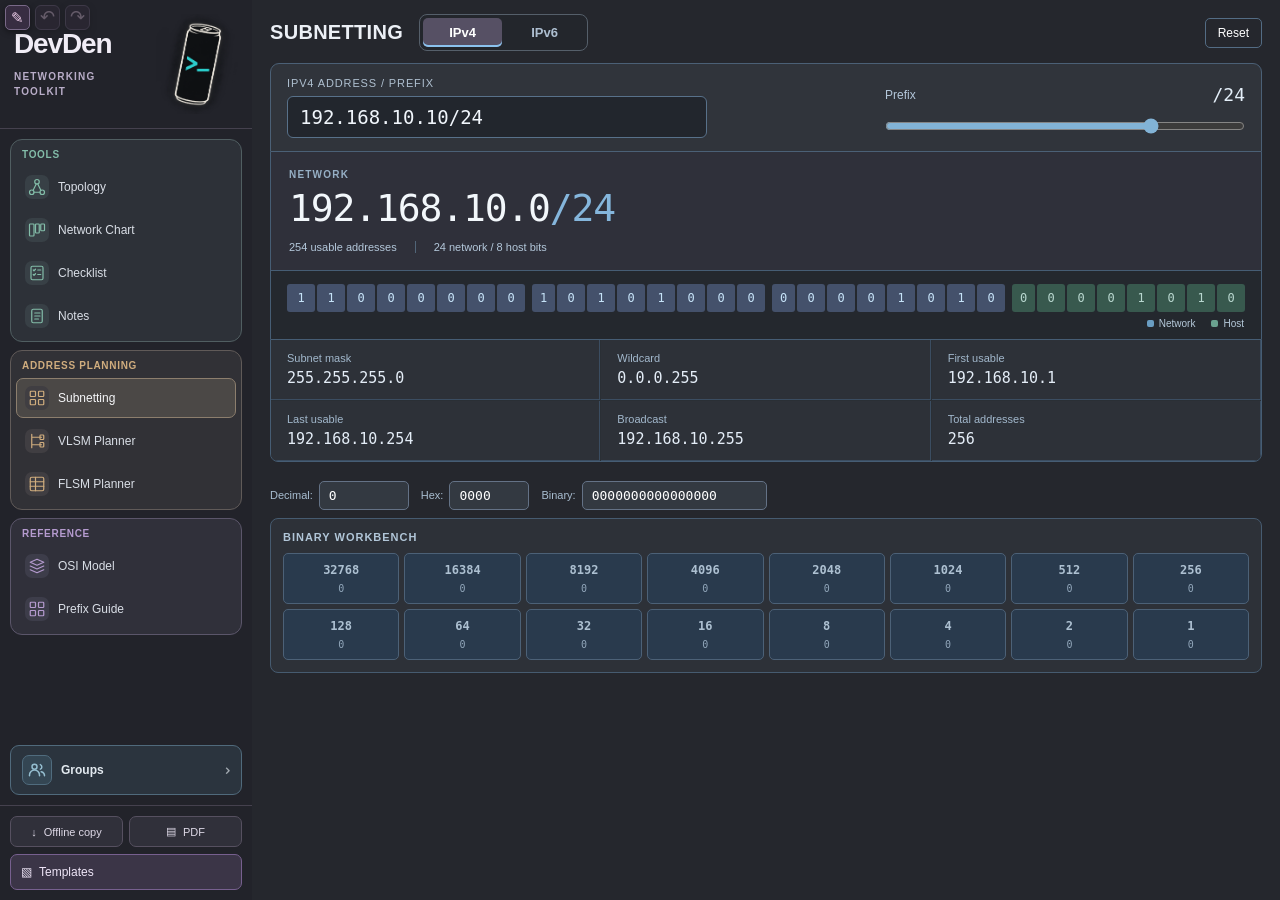
<file: index.html>
<!doctype html><html lang="en"><head><meta charset="utf-8"><meta http-equiv="Cache-Control" content="no-cache, must-revalidate"><meta name="viewport" content="width=device-width,initial-scale=1"><title>Networking Toolkit | DevDen</title><link rel="icon" type="image/png" href="logo.png?v=d3216b2ccce2"><meta name="theme-color" content="#1b212c"><link rel="stylesheet" href="style.css?v=fb809c61d1f8"><link rel="stylesheet" href="notes.css?v=c0ddcbf0cc53"></head><body><div class="shell"><aside id="sidebar"><header><button id="devden-pencil" type="button" title="Draw on page" aria-label="Draw on page">✎</button><button id="devden-sketch-undo" type="button" title="Undo drawing (Ctrl+Z)" aria-label="Undo last drawing stroke" disabled>↶</button><button id="devden-sketch-redo" type="button" title="Redo drawing (Ctrl+Y)" aria-label="Redo last drawing stroke" disabled>↷</button><b class="brand-name"><button type="button" class="brand-wordmark" id="admin-login-trigger" title="Admin Login" aria-label="Open Admin Login">DevDen</button><small>NETWORKING TOOLKIT</small></b><img src="logo.png?v=d3216b2ccce2" alt="DevDen Networking Toolkit logo" id="logo" title="Collapse sidebar"></header><nav id="navigation"></nav><div class="admin-dock" id="admin-dock" hidden><button type="button" id="admin-open" class="admin-nav-button"><span class="admin-symbol">⚙</span><span>Admin Panel</span></button></div><div class="group-dock"><button type="button" id="group-toggle" aria-controls="group-overlay" aria-expanded="false" title="Group workspace"><svg viewBox="0 0 24 24" fill="none" stroke="currentColor" stroke-width="1.8" stroke-linecap="round" stroke-linejoin="round" aria-hidden="true"><circle cx="9" cy="8" r="3"/><path d="M3 19v-1a6 6 0 0 1 12 0v1M16 5.5a3 3 0 0 1 0 5.5M17 14a5 5 0 0 1 4 5"/></svg><span class="group-status-dot" hidden></span><span class="group-display-stack"><span class="group-display">Groups</span><small class="group-subtitle" hidden></small></span><span class="group-chevron" aria-hidden="true">⌃</span></button></div><section id="group-overlay" class="group-overlay" aria-label="Group workspaces" hidden><div class="group-overlay-header"><strong>Groups</strong><button type="button" id="group-close" title="Close groups" aria-label="Close groups">×</button></div><div class="group-memberships" id="group-memberships"><p class="group-empty">No groups joined yet.</p></div><div class="group-actions"><button type="button" id="group-create">+ Create group</button><button type="button" id="group-join">Join group</button></div></section><footer>WEB EDITION · OFFLINE READY</footer></aside><main id="main"><div id="content"></div></main></div><script src="offline-source.js?v=951cb8b243f2"></script><script src="app.js?v=3f51a9848226"></script><script src="notes.js?v=af557ee3e689"></script><script src="group-config.js?v=5dbe3a5074b4"></script><script src="group-merge.js?v=444e2b5e7674"></script><script src="group.js?v=2463377f3d1b"></script><script src="admin.js?v=ae909c50cace"></script></body></html>
</file>
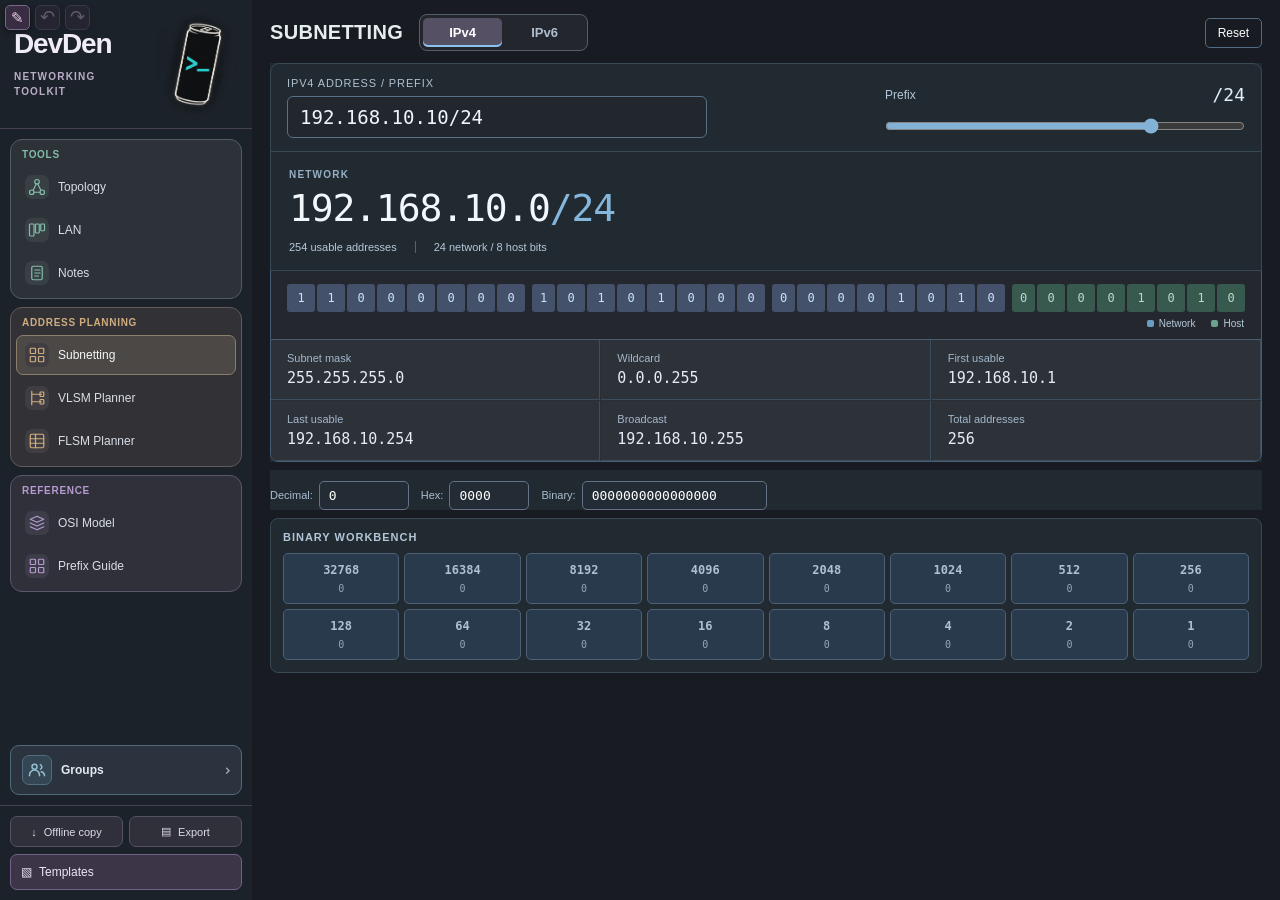
<file: docs/index.html>
<!doctype html><html lang="en"><head><meta charset="utf-8"><meta http-equiv="Cache-Control" content="no-cache, must-revalidate"><meta name="viewport" content="width=device-width,initial-scale=1"><title>Networking Toolkit | DevDen</title><link rel="icon" type="image/png" href="logo.png?v=d3216b2ccce2"><meta name="theme-color" content="#1b212c"><link rel="stylesheet" href="style.css?v=8496eb896ffe"><link rel="stylesheet" href="notes.css?v=215e4db6e043"></head><body><div class="shell"><aside id="sidebar"><header><button id="devden-pencil" type="button" title="Draw on page" aria-label="Draw on page">✎</button><button id="devden-sketch-undo" type="button" title="Undo drawing (Ctrl+Z)" aria-label="Undo last drawing stroke" disabled>↶</button><button id="devden-sketch-redo" type="button" title="Redo drawing (Ctrl+Y)" aria-label="Redo last drawing stroke" disabled>↷</button><b class="brand-name"><button type="button" class="brand-wordmark" id="admin-login-trigger" title="Admin Login" aria-label="Open Admin Login">DevDen</button><small>NETWORKING TOOLKIT</small></b><img src="logo.png?v=d3216b2ccce2" alt="DevDen Networking Toolkit logo" id="logo" title="Collapse sidebar"></header><nav id="navigation"></nav><div class="admin-dock" id="admin-dock" hidden><button type="button" id="admin-open" class="admin-nav-button"><span class="admin-symbol">⚙</span><span>Admin Panel</span></button></div><div class="group-dock"><button type="button" id="group-toggle" aria-controls="group-overlay" aria-expanded="false" title="Group workspace"><svg viewBox="0 0 24 24" fill="none" stroke="currentColor" stroke-width="1.8" stroke-linecap="round" stroke-linejoin="round" aria-hidden="true"><circle cx="9" cy="8" r="3"/><path d="M3 19v-1a6 6 0 0 1 12 0v1M16 5.5a3 3 0 0 1 0 5.5M17 14a5 5 0 0 1 4 5"/></svg><span class="group-status-dot" hidden></span><span class="group-display-stack"><span class="group-display">Groups</span><small class="group-subtitle" hidden></small></span><span class="group-chevron" aria-hidden="true">⌃</span></button></div><section id="group-overlay" class="group-overlay" aria-label="Group workspaces" hidden><div class="group-overlay-header"><strong>Groups</strong><button type="button" id="group-close" title="Close groups" aria-label="Close groups">×</button></div><div class="group-memberships" id="group-memberships"><p class="group-empty">No groups joined yet.</p></div><div class="group-actions"><button type="button" id="group-create">+ Create group</button><button type="button" id="group-join">Join group</button></div></section><footer>WEB EDITION · OFFLINE READY</footer></aside><main id="main"><div id="content"></div></main></div><script src="offline-source.js?v=ac463f639923"></script><script src="app.js?v=40e237d6db4b"></script><script src="notes.js?v=289f1243ed8b"></script><script src="group-config.js?v=5dbe3a5074b4"></script><script src="group-merge.js?v=932e8c21afb4"></script><script src="group.js?v=e0f506bae6b5"></script><script src="admin.js?v=ae909c50cace"></script></body></html>
</file>
<file: style.css>
:root{color-scheme:dark;--bg:#1d232d;--nav:#1b212c;--field:#303e50;--head:#252f3e;--border:#536176;--text:#ecf0f6;--accent:#345974;--hover:#3b526b}*{box-sizing:border-box}body{margin:0;background:var(--bg);color:var(--text);font:13px 'Segoe UI',Arial,sans-serif}.shell{display:flex;height:100vh;min-height:500px}aside{flex:none;width:280px;background:var(--nav);display:flex;flex-direction:column;transition:width .15s}aside.collapsed{width:76px}aside header{display:flex;align-items:center;justify-content:space-between;min-height:145px;padding:14px 12px 8px 20px;font-size:16px}aside header img{width:64px;height:90px;object-fit:contain;border:1px solid #8490a0;border-radius:4px;cursor:pointer}aside.collapsed header b,aside.collapsed .nav-title,aside.collapsed nav button span,aside.collapsed footer{display:none}aside.collapsed header{padding:10px 4px}aside.collapsed header img{width:64px}nav{overflow:auto;flex:1;padding:10px 12px}nav .nav-title{font-size:11px;font-weight:600;color:#a5caff;margin:20px 8px 16px}nav button{width:100%;padding:13px;text-align:left;background:transparent;color:white;border:1px solid #8590a0;border-radius:4px;margin-bottom:8px;cursor:pointer}nav button.active{background:var(--field)}nav button:hover,button:hover{filter:brightness(1.2)}nav button span{white-space:nowrap}aside footer{padding:12px;color:#8190a5;font-size:10px}main{flex:1;min-width:0;overflow:auto;padding:20px 26px 16px}h1{font-size:23px;margin:0 0 14px}h2{font-size:17px;margin:16px 0 10px}p{line-height:1.55}.subtitle{font-size:12px;margin:0 0 18px;color:#dbe3f0}.toolbar{display:flex;gap:9px;align-items:center;flex-wrap:wrap;margin:10px 0 14px}.toolbar label{display:flex;align-items:center;gap:8px;white-space:nowrap}.toolbar input{max-width:260px}.toolbar .wide{min-width:190px}input,select,textarea{background:var(--field);border:1px solid #647286;color:#fff;padding:7px 9px;font:inherit;min-width:0}input[type=number]{width:88px}input:focus,textarea:focus,select:focus{outline:1px solid #75bdea}button{background:var(--field);color:white;border:1px solid #8897a7;padding:9px 14px;border-radius:3px;cursor:pointer;font:inherit}button.primary{background:#305773}.table-wrap{overflow:auto;border:1px solid #4c586b;max-height:calc(100vh - 250px)}table{border-collapse:collapse;width:100%;white-space:nowrap}th,td{padding:8px 7px;border:1px solid #455369;text-align:left}th{background:var(--head);font-weight:600;position:sticky;top:0;z-index:1}tbody tr:nth-child(odd){background:#303e50}tbody tr:nth-child(even){background:#222c39}td[contenteditable]{min-width:85px;cursor:text}td:focus{outline:2px solid #68a6d2;outline-offset:-2px}.status{border:1px solid #62748b;background:var(--field);padding:12px;margin-top:12px;white-space:pre-wrap;min-height:44px}.error{color:#ffc2c2}.card{background:#252f3e;border:1px solid #50657b;padding:16px;margin:10px 0;border-radius:3px}.grid2{display:grid;grid-template-columns:repeat(auto-fit,minmax(265px,1fr));gap:12px}.bits{display:grid;grid-template-columns:repeat(8,minmax(65px,1fr));gap:8px}.bit{padding:13px 2px;text-align:center;background:#314656;border:1px solid #75899d;cursor:pointer}.bit.on{background:#216b8c}.bit small{display:block;margin-top:5px}.muted{color:#b3c0d2}.text-preview{width:100%;min-height:260px;font-family:Consolas,monospace;resize:vertical;line-height:1.5}.reference-search{width:min(500px,100%);margin:8px 0 14px}.reference-item{padding:12px;border-bottom:1px solid #48576d}.reference-item strong{display:block;margin-bottom:5px}.row-actions{display:flex;gap:8px}.tip{font-size:12px;color:#adbfce}.ipv6-blocks{display:grid;grid-template-columns:repeat(4,minmax(120px,1fr));gap:10px}.ipv6-blocks label{padding:12px;background:#293748;border:1px solid #54738f}.ipv6-blocks input{width:100%;margin-top:9px}.ipv6-blocks label.selected{background:#256789}@media(max-width:820px){aside{width:194px}main{padding:14px}aside header{font-size:12px}aside header img{width:50px}.bits{grid-template-columns:repeat(4,1fr)}.ipv6-blocks{grid-template-columns:repeat(2,1fr)}}@media(max-width:540px){aside{width:130px}aside header{padding:6px}aside header img{display:none}nav{padding:5px}nav button{padding:9px 5px;font-size:11px}.grid2{grid-template-columns:1fr}}
.reference-item.expandable{display:block;padding:0;overflow:hidden}.reference-header{display:flex;align-items:center;gap:10px;padding:7px 9px}.reference-header .reference-expand{flex:1;text-align:left;background:transparent;border:0;color:inherit;padding:9px;white-space:normal}.reference-expand small{color:#abb9cd;font-weight:normal}.reference-detail{padding:8px 16px 16px;border-top:1px solid #465166}.reference-detail pre{white-space:pre-wrap;overflow-wrap:anywhere;background:#1e2734;padding:14px;border-radius:6px;color:#cbe2f2}.reference-header button:not(.reference-expand){min-width:70px}#results td:focus{outline:2px solid #6bb7ed;outline-offset:-2px}#results td[contenteditable=true]{background:#25394a;outline:2px solid #6bb7ed}#results{outline:none}

#vlsm-grid .vlsm-edit{min-width:90px;cursor:text}#vlsm-grid .vlsm-edit:focus{background:#35516a;outline:2px solid #80c0ef;outline-offset:-2px}#vlsm-grid .manual-prefix{background:#6f6331;color:#fff3c1}#vlsm-grid .vlsm-cell-input{width:100%;min-width:65px;padding:4px;background:#253c50}#vlsm-grid th{white-space:nowrap}

.cli-layout{display:grid;grid-template-columns:minmax(300px,47%) minmax(300px,1fr);gap:14px;min-height:60vh}.cli-left,.cli-right{min-width:0}.cli-left{display:flex;flex-direction:column;gap:8px}.cli-left h2{color:#bcd4ef;font-size:13px;letter-spacing:.03em}.cli-category{border:1px solid #52637a;background:#273346;margin-bottom:6px}.cli-category button{display:block;width:100%;text-align:left;border:0;background:transparent}.cli-category .cli-category-head{font-weight:600}.cli-category-items{padding:2px 8px 9px}.cli-category-items button{padding:7px 14px}.cli-category-items button.selected{background:#345974}.cli-settings{background:#253040;padding:12px;margin-top:8px}.cli-settings #params{display:flex;flex-direction:column;gap:8px}.cli-settings #params .card{margin:0;padding:8px}.cli-right .text-preview{min-height:440px}@media(max-width:900px){.cli-layout{grid-template-columns:1fr}.cli-right .text-preview{min-height:240px}}


.ip-list-table{min-height:350px;}
.ip-list-table td{height:35px;}


#vlsm-grid tbody tr{height:36px}
#vlsm-grid tbody td{height:36px;min-height:36px;vertical-align:middle}


.brand-credit{display:block;font-size:10px;font-weight:400;letter-spacing:.04em;color:#a8c4d6;margin-top:7px}


.tool-title-row{display:flex;align-items:center;justify-content:space-between;gap:16px;flex-wrap:wrap;margin-bottom:11px}
.tool-title-row h1{margin:0}
.tool-mode-switch{display:inline-flex;align-items:stretch;border:1px solid #64758a;border-radius:5px;overflow:hidden;flex-shrink:0}
.tool-mode-switch button{border:0;border-radius:0;background:#253345;min-width:79px;padding:9px 16px;font-weight:600}
.tool-mode-switch button+button{border-left:1px solid #64758a}
.tool-mode-switch button.selected{background:#345f81;color:#fff;box-shadow:inset 0 -2px 0 #8bc2ee}
.tool-mode-switch button:focus-visible{outline:2px solid #88c7f5;outline-offset:-2px}
@media(max-width:540px){.tool-title-row{gap:9px}.tool-mode-switch button{padding:8px 10px;min-width:62px}}

.topo-toolbar{display:flex;flex-direction:column;gap:10px;margin-bottom:8px}
.topo-device-tools,.topo-tool-row{display:flex;flex-wrap:wrap;align-items:center;gap:7px}
.topo-device-tools button,.topo-tool-row button{padding:8px 10px;border-radius:6px}
.topo-tool-label{font-size:10px;letter-spacing:.1em;color:#a5c2d8;font-weight:700;margin-right:4px}
.topo-tool-icon{font-size:18px;vertical-align:middle;color:#91c9ef;margin-right:3px}
.topo-tool-row label{display:flex;gap:8px;align-items:center;color:#b8cee1}
.topo-tool-row select{padding:8px;border-radius:5px}
#topo-connect.active{background:#285d7e;outline:2px solid #78c8ef}
.topo-hint{font-size:12px;color:#9fb1c4;line-height:1.45;margin:10px 0}
.topo-viewport{height:clamp(440px,65vh,850px);border:1px solid #54687f;border-radius:9px;overflow:auto;background:#142130;position:relative}
.topo-board{position:relative;width:1400px;height:850px;background-color:#142130;background-image:radial-gradient(#31445c 1px,transparent 1px);background-size:25px 25px;overflow:hidden;touch-action:none;user-select:none}
.topo-links{position:absolute;inset:0;z-index:2;pointer-events:none;overflow:visible}
.topo-labels{position:absolute;inset:0;z-index:6;pointer-events:none}
.topo-link-wrap{position:absolute;pointer-events:auto;z-index:6;display:flex;align-items:center;justify-content:center}
.topo-wire-input{min-width:46px;height:28px;text-align:center;background:#172638;color:#e2eef8;border:1px solid #4c6c89;border-radius:5px;padding:3px 7px;font-family:Consolas,'Segoe UI',monospace;font-size:11px;box-shadow:0 0 0 4px #172638;outline-offset:3px;user-select:text}
.topo-link-wrap.selected .topo-wire-input{border-color:#9bd8ff}
.topo-node{position:absolute;transform:translate(-50%,-50%);z-index:5;width:132px;min-height:94px;display:flex;flex-direction:column;align-items:center;justify-content:center;padding:5px 8px 7px;background:#263c54;border:1px solid #7a9abb;border-radius:10px;cursor:grab;box-shadow:0 4px 12px #0d172555;outline:none;touch-action:none}
.topo-node.selected,.topo-node:focus-visible{border:2px solid #a8dbff;box-shadow:0 0 0 3px #5591bd55}
.topo-node.connecting{border-color:#76d1b0;box-shadow:0 0 0 3px #76d1b055}
.topo-node:active{cursor:grabbing}
.topo-device-icon{font-size:24px;line-height:25px;color:#96c9ee;font-weight:bold}
.topo-device-switch{color:#70cbb5}.topo-device-isp{color:#e8bd85}.topo-device-server{color:#bca8f0}
.topo-node-name,.topo-node-extra{background:transparent;border:0;text-align:center;width:100%;padding:0;min-height:18px;user-select:text;outline:none;border-radius:0}
.topo-node-name{font-size:14px;font-weight:700;color:#fff}.topo-node-extra{color:#afc6d9;font-size:10px}
.topo-node-name:focus,.topo-node-extra:focus{outline:none;background:#345573}
.topo-node-extra::placeholder{color:#8396ab}.topo-device-kind{font-size:10px;color:#a9c3d8}
.topo-zone{position:absolute;z-index:1;border:2px dashed var(--zone-color);background:color-mix(in srgb,var(--zone-color) 13%,transparent);border-radius:10px;min-width:200px;min-height:140px;pointer-events:none}
.topo-zone.selected{border-style:solid;box-shadow:inset 0 0 0 1px var(--zone-color)}
.topo-zone-handle{position:absolute;left:0;right:0;top:0;height:38px;pointer-events:auto;cursor:grab}
.topo-zone-name,.topo-zone-network{position:absolute;z-index:2;pointer-events:auto;background:#16283a;border:1px solid color-mix(in srgb,var(--zone-color) 70%,#fff 10%);color:#e5f3fc;border-radius:5px;text-align:center;padding:6px;font-size:12px;user-select:text}
.topo-zone-name{left:50%;top:8px;transform:translateX(-50%);width:190px;font-weight:700}
.topo-zone-network{bottom:8px;right:10px;width:195px;font-family:Consolas,monospace}
.topo-zone-resize{position:absolute;right:0;bottom:0;width:22px;height:22px;cursor:nwse-resize;pointer-events:auto;background:linear-gradient(135deg,transparent 50%,var(--zone-color) 50%);clip-path:polygon(100% 0,100% 100%,0 100%)}
.topo-bottom{display:flex;justify-content:space-between;flex-wrap:wrap;gap:10px;color:#9fb8ce;font-size:11px;padding:10px 0}
.topo-legend{display:inline-block;vertical-align:middle;width:24px;margin:0 10px 0 4px;border-top:3px solid #83bedf}.topo-legend.crossover{border-color:#eca46e}.topo-legend.wireless{border-color:#c8a6f4;border-top-style:dashed}

aside:not(.collapsed) header{min-height:150px;padding:13px 15px 10px 18px;gap:8px;border-bottom:1px solid #344253}
aside:not(.collapsed) header img{width:94px;height:124px;border:0;object-fit:contain;flex-shrink:0;filter:drop-shadow(0 2px 7px #04080d88)}
aside:not(.collapsed) header b{line-height:1.18;letter-spacing:.025em}

.osi-diagram,.osi-encapsulation,.osi-flow,.osi-stack,.osi-journey{max-width:100%;min-width:0;overflow-wrap:anywhere}
@media(max-width:820px){aside:not(.collapsed) header img{width:65px;height:100px}aside:not(.collapsed) header{padding:8px;min-height:115px}.topo-viewport{height:65vh}}
.osi-packet{max-width:100%;min-width:0;overflow-x:auto;scrollbar-width:thin}
.osi-packet-part{flex:0 1 auto;min-width:0;white-space:normal;overflow-wrap:anywhere;padding:12px 7px}
.osi-packet-part.data{flex:2 1 100px}.osi-packet-part.bits{flex:1 1 auto;min-width:0;letter-spacing:.025em}
@media(max-width:650px){.osi-packet-part{font-size:10px;padding:9px 4px}}


.topo-hardware{display:inline-block;width:30px;height:30px;vertical-align:middle;color:#d2d7de}
.topo-device-icon .topo-hardware{width:39px;height:39px}
.topo-tool-icon .topo-hardware{width:20px;height:20px;margin-right:6px}
.topo-device-icon{color:#d2d7de}
.topo-node{background:#263544;border-color:#7e8d9b;min-height:90px}
.topo-node-extra:placeholder-shown{opacity:.45}
.topo-node-name.topo-readonly,.topo-node-extra.topo-readonly,.topo-zone-name.topo-readonly,.topo-zone-network.topo-readonly,.topo-wire-input.topo-readonly,.topo-note textarea.topo-readonly{cursor:inherit;outline:none}
.topo-node-name,.topo-node-extra,.topo-zone-name,.topo-zone-network,.topo-wire-input{cursor:text}
.topo-link-wrap{min-height:35px;cursor:pointer}
.topo-link-wrap:not(.selected) .topo-wire-input:placeholder-shown{opacity:0}
.topo-link-wrap.selected .topo-wire-input:placeholder-shown{opacity:.75}
.topo-wire-input{min-width:45px;box-shadow:0 0 0 5px #172638}
.topo-zone.locked .topo-zone-handle,.topo-zone.locked .topo-zone-resize{cursor:default;opacity:.55}
.topo-node.locked,.topo-note.locked{cursor:default;border-style:dashed}
.topo-lock-indicator{position:absolute;right:3px;top:3px;font-size:10px}
.topo-note{position:absolute;z-index:8;min-width:160px;min-height:75px;max-width:340px;padding:5px;background:rgba(23,38,56,.85);border:1px dashed #758a9d;border-radius:6px;cursor:grab}
.topo-note.selected{border:1px solid #a8dbff}
.topo-note textarea{background:transparent;color:#e5f0fa;font:13px/1.4 Consolas,monospace;resize:both;width:190px;min-height:58px;padding:6px;border:0;user-select:text}
.topo-note textarea:focus{outline:1px solid #83bcea}
.topo-zone{pointer-events:auto}
.topo-zone-handle{z-index:1}
.topo-zone-name,.topo-zone-network{z-index:2}


.topo-node{width:94px;min-height:65px;padding:3px 5px 4px;border-radius:8px}
.topo-device-icon .topo-hardware{width:28px;height:28px}
.topo-node-name{font-size:11px;min-height:15px}
.topo-node-extra{font-size:9px;min-height:12px}
.topo-note{min-width:110px;min-height:52px;max-width:270px}
.topo-note textarea{width:142px;min-height:41px;font-size:11px}
.topo-zone-name{width:145px;font-size:11px;padding:4px}
.topo-zone-network{width:160px;font-size:10px;padding:4px}
.topo-wire-input{height:21px;padding:2px 4px;font-size:10px;min-width:24px;box-shadow:0 0 0 3px #172638}
.topo-link-wrap{min-height:23px}
.topo-link-wrap:not(.selected) .topo-wire-input:placeholder-shown{opacity:0;pointer-events:none}
.topo-links{pointer-events:none}
.topo-wire-hit{cursor:pointer}
.topo-link-wrap{pointer-events:auto}
.topo-toolbar{gap:6px}
.topo-device-tools button,.topo-tool-row button{padding:6px 8px;font-size:11px}
.topo-viewport{width:100%;max-width:100%;min-width:0;overflow:auto}
.topo-board{overflow:visible}
.topo-tool-row{gap:5px}
.topo-cable-choices{display:flex;gap:4px;align-items:center;flex-wrap:wrap}
.topo-cable-choices.hidden{display:none}
#topo-mode-select.active,#topo-mode-wire.active,.topo-cable-choices button.active{background:#315c7c;outline:1px solid #92c8ef}
.topo-zoom-label{display:flex;align-items:center;gap:5px;color:#b8cee1}
.topo-zoom-label select{width:72px;padding:5px}
#topo-marquee{position:absolute;z-index:12;display:none;pointer-events:none;border:1px solid #95c8f6;background:#579ae338}
.topo-zone{pointer-events:none}
.topo-zone-handle,.topo-zone-name,.topo-zone-network,.topo-zone-resize{pointer-events:auto}
.topo-node.locked,.topo-zone.locked,.topo-note.locked{opacity:.92}


#vlsm-grid, #results:where(tbody) > tr{max-width:100%}
#vlsm-grid,#results:where(tbody) + table{min-width:0}
#vlsm-grid{table-layout:fixed!important;width:100%!important;min-width:0!important;white-space:normal;font-size:11px}
#vlsm-grid th,#vlsm-grid td{padding:5px 4px;overflow-wrap:anywhere;min-width:0}
#vlsm-grid th{font-size:10px;line-height:1.3}
#vlsm-grid .vlsm-cell-input{min-width:0;width:100%}
body:has(#results) .table-wrap:has(#results){overflow-x:auto}
body:has(#results) .table-wrap:has(#results) table{table-layout:auto!important;min-width:0!important;width:100%!important;font-size:11px;white-space:normal}
body:has(#results) .table-wrap:has(#results) th,body:has(#results) .table-wrap:has(#results) td{padding:5px 4px;overflow-wrap:anywhere}
@media(max-width:1000px){#vlsm-grid{font-size:10px}#vlsm-grid th,#vlsm-grid td{padding:4px 2px}}

#inventory-flsm,#inventory-vlsm{width:100%!important;min-width:0!important;table-layout:fixed!important;white-space:normal;font-size:11px}
#inventory-flsm th,#inventory-flsm td,#inventory-vlsm th,#inventory-vlsm td{overflow-wrap:anywhere;white-space:normal;min-width:0;padding:6px 4px}
#inventory-flsm th,#inventory-vlsm th{font-size:10px;line-height:1.25}
.inventory-scroll{max-width:100%;overflow-x:auto}

.table-wrap:has(#results),.table-wrap:has(#vlsm-grid){overflow-x:hidden}


body:has(#topo-board) main{padding:12px;display:flex;flex-direction:column}
body:has(#topo-board) #content{display:flex;flex-direction:column;flex:1;min-height:0}
body:has(#topo-board) .topo-viewport{flex:1;min-height:420px;height:auto}
body:has(#topo-board) h1{margin-bottom:5px}
body:has(#topo-board) .subtitle{margin-bottom:8px}
.topo-fullscreen #main{position:fixed;inset:0;z-index:1000;background:var(--bg);padding:12px}
.topo-fullscreen .topo-viewport{min-height:0!important}
.topo-node.locked,.topo-note.locked{opacity:1;border-style:solid}.topo-zone.locked{opacity:1;border-style:dashed}
.topo-zone.locked .topo-zone-handle,.topo-zone.locked .topo-zone-resize{opacity:1}
.topo-lock-indicator{display:none}
.topo-guide{position:absolute;pointer-events:none;z-index:15;background:rgba(185,214,236,.22)}
.topo-guide.x{width:1px}.topo-guide.y{height:1px}
.nav-icon{display:inline-block;width:24px;font-size:18px;text-align:center;font-style:normal;margin-right:8px}
aside.collapsed nav button{padding:12px 0;text-align:center}aside.collapsed .nav-icon{margin:0}
.topo-node input[readonly],.topo-zone input[readonly],.topo-note textarea[readonly]{cursor:default}

.topo-zone{min-width:100px;min-height:70px}.topo-zone-name{max-width:calc(100% - 12px)}.topo-zone-network{max-width:calc(100% - 12px)}


body:has(#topo-board) .shell{height:100dvh;min-height:0}
body:has(#topo-board) main{height:100%;min-height:0;overflow:hidden;padding:8px 8px 0}
body:has(#topo-board) #content{height:100%;min-height:0;gap:0;overflow:hidden}
body:has(#topo-board) .tool-title-row{flex:none;margin:0 0 6px}
body:has(#topo-board) h1{font-size:18px;margin:0;line-height:28px}
body:has(#topo-board) .topo-toolbar{display:flex;flex-direction:row;align-items:center;flex-wrap:wrap;gap:6px;margin:0 0 7px;flex:none;position:relative;z-index:25}
body:has(#topo-board) .topo-toolbar button,.topo-menu summary{height:32px;padding:6px 10px;font-size:12px;border:1px solid #53657a;border-radius:6px;white-space:nowrap;display:inline-flex;align-items:center;justify-content:center;gap:6px}
.topo-primary-modes{display:flex;gap:3px;padding-left:5px;border-left:1px solid #46556a}
.topo-menu{position:relative}.topo-menu summary{list-style:none;cursor:pointer;background:#2c3a4b;user-select:none}.topo-menu summary::-webkit-details-marker{display:none}.topo-menu[open] summary{background:#3b536d;border-color:#7fa4c5}
.topo-menu-panel{position:absolute;top:calc(100% + 7px);left:0;min-width:195px;padding:8px;background:#202e3e;border:1px solid #5d7189;border-radius:9px;box-shadow:0 8px 24px #0007;display:flex;flex-direction:column;gap:5px;z-index:50}
.topo-menu:not([open]) .topo-menu-panel{display:none}
.topo-toolbar .topo-menu-panel button{justify-content:flex-start;width:100%;height:35px}
.topo-add-menu .topo-menu-panel{display:grid;grid-template-columns:1fr 1fr;min-width:260px}
.topo-help-menu .topo-menu-panel{left:auto;right:0;width:300px;font-size:12px;line-height:1.5}
.topo-help-menu dl{margin:5px 0}.topo-help-menu dt{color:#91b9d5;margin-top:7px}.topo-help-menu dd{margin:0;color:#d9e3ed}
#topo-reset{color:#efb6ad}
body:has(#topo-board) .topo-viewport{flex:1 1 0;min-height:0!important;height:0;max-height:none;border-radius:7px 7px 0 0;background-color:#142130;background-image:radial-gradient(circle,#38516b .85px,transparent 1px);background-repeat:repeat;background-origin:padding-box}
body:has(#topo-board) .topo-board{background:transparent;flex:none}
body:has(#topo-board) .topo-bottom{flex:none;padding:5px 2px;gap:4px;font-size:10px;line-height:16px}
.topo-guide{background:rgba(167,211,242,.55);box-shadow:0 0 2px #8cc9ed40;z-index:20}
.topo-fullscreen #main{height:100dvh;padding:8px 8px 0}
.topo-cable-choices{padding-left:5px;border-left:1px solid #46556a}
@media(max-width:800px){body:has(#topo-board) aside:not(.collapsed){width:180px}.topo-toolbar{gap:4px}body:has(#topo-board) .topo-toolbar button,.topo-menu summary{padding:5px 7px;font-size:11px}.topo-bottom>span:last-child{display:none}}

.topo-device-picker{display:flex;align-items:center;gap:5px;padding-left:7px;border-left:1px solid #46556a}.topo-device-picker select{height:32px;border-radius:6px;padding:4px 8px;width:92px;font-size:12px}.topo-add-menu .topo-menu-panel{display:flex;min-width:165px}.topo-device-picker #topo-add-device{background:#345974;border-color:#668eac}#topo-fullscreen{margin-left:auto}

.topo-view-switch{display:flex;gap:3px;padding:3px;background:#111d2b;border:1px solid #5b7088;border-radius:9px}.topo-toolbar .topo-view-switch button{height:35px;min-width:98px;border-color:transparent;background:transparent;color:#a4b5c7;font-weight:600}.topo-toolbar .topo-view-switch button.selected{background:#426e92;border-color:#99c8e9;color:#fff;box-shadow:0 1px 5px #07111d66}.topo-view-switch button>span{font-size:16px}.topo-toolbar .topo-view-switch button:not(.selected):hover{background:#273b50;color:#fff}

body:not([data-tool="topology"]) main{padding:14px 18px}
body:not([data-tool="topology"]) .tool-title-row{margin:0 0 12px;gap:16px}
body:not([data-tool="topology"]) h1{font-size:20px;letter-spacing:.015em;margin:0}
body:not([data-tool="topology"]) .tool-mode-switch{padding:3px;border:1px solid #4c6077;border-radius:8px;background:#172330;gap:3px}
body:not([data-tool="topology"]) .tool-mode-switch button{border:0;border-radius:5px;background:transparent;padding:7px 16px;color:#adbed0}
body:not([data-tool="topology"]) .tool-mode-switch button.selected{background:#3a6587;color:#fff}
.address-controls{display:flex;align-items:end;gap:24px;padding:13px 16px;background:#30343b;border:1px solid #4b6076;border-radius:9px 9px 0 0}
.address-controls>label{flex:1;font-size:11px;text-transform:uppercase;letter-spacing:.08em;color:#afc0d0}
.address-controls input[type=text],#subnet-address{display:block;margin-top:7px;width:100%;max-width:420px;font:19px Consolas,monospace;padding:9px 12px;background:#22262d;border:1px solid #58718a;border-radius:6px;color:#f0f5fb;letter-spacing:0;text-transform:none}
.prefix-control{flex:1;max-width:360px}.prefix-control label{display:flex;justify-content:space-between;align-items:center;color:#b3c7da;font-size:12px}.prefix-control strong{font:18px Consolas,monospace;color:#e4eff9}.prefix-control input{width:100%;padding:0;margin:12px 0 3px;accent-color:#82b3d6;cursor:pointer}
.address-hero{position:relative;padding:17px 18px;background:#282e35;border:1px solid #465d74;border-top:0}
.eyebrow{display:block;font-size:10px;letter-spacing:.12em;font-weight:600;color:#96afc5;margin-bottom:6px}
.network-address{font:clamp(25px,3vw,38px) Consolas,monospace;letter-spacing:-.03em;color:#f2f7fb;overflow-wrap:anywhere;line-height:1.2}.network-address>span{color:#85b6dc}
.address-badges{display:flex;gap:8px 18px;margin-top:9px;flex-wrap:wrap;font-size:11px;color:#b4c8db}.address-badges>span+span{border-left:1px solid #516578;padding-left:18px}
.address-bitstrip{display:grid;grid-template-columns:repeat(32,minmax(0,1fr));gap:2px;padding:13px 16px 6px;background:#24282e;border:1px solid #465d74;border-top:0;border-bottom:0;font:12px Consolas,monospace;text-align:center}
.address-bitstrip>span{padding:6px 0;border-radius:3px}.address-bitstrip .network-bit{color:#c6e3f8;background:#435a66}.address-bitstrip .host-bit{color:#b8d7cf;background:#27473f}.address-bitstrip .octet-start:not(:first-child){margin-left:5px}
.bit-legend{display:flex;gap:16px;justify-content:end;padding:0 17px 10px;background:#24282e;border-inline:1px solid #465d74;font-size:10px;color:#b6cadb}.bit-legend span:before{content:'';display:inline-block;width:7px;height:7px;background:#6a9dc2;margin-right:5px;border-radius:2px}.bit-legend span+span:before{background:#6aa18f}
.subnet-metrics{display:grid;grid-template-columns:repeat(3,minmax(0,1fr));background:#2a2f35;border:1px solid #465d74;gap:1px}
.metric{padding:12px 16px;background:#2d3138;min-width:0;border-right:1px solid #3b4d61;border-bottom:1px solid #3b4d61}.metric>span{display:block;font-size:11px;color:#a2b8cc;margin-bottom:5px}.metric>strong{font:15px Consolas,monospace;overflow-wrap:anywhere;color:#e4edf7}
.subnet-neighbours{display:grid;grid-template-columns:repeat(3,minmax(0,1fr));border:1px solid #465d74;border-top:0;border-radius:0 0 9px 9px;overflow:hidden;background:#24282e}.subnet-neighbours>div{padding:10px 16px;min-width:0}.subnet-neighbours>div+div{border-left:1px solid #3b4d61}.subnet-neighbours span{display:block;font-size:10px;color:#93aabe;margin-bottom:4px}.subnet-neighbours strong{font:13px Consolas,monospace;overflow-wrap:anywhere}.subnet-neighbours .current{background:#2b4257;color:#d5eafb}
.workbench-controls{padding:11px 0 0;margin:8px 0;gap:12px}.workbench-controls label{font-size:11px;color:#a8bdd0;gap:6px}.workbench-controls input{border-radius:5px;padding:6px 9px;font:13px Consolas,monospace}.workbench-controls #decimal{width:90px}.workbench-controls #binary{width:185px}.workbench-controls #hex{width:80px}
.workbench{padding:12px;border:1px solid #465b70;border-radius:8px;margin:8px 0;background:#2d3138}.workbench h2{font-size:11px;letter-spacing:.09em;color:#b1c6d8;margin:0 0 10px}.workbench .muted{margin:0 0 8px;font-size:11px}
.workbench .bits{gap:5px}.workbench .bit{border:1px solid #4c6177;border-radius:5px;background:#293a4d;padding:9px 2px;font:12px Consolas,monospace;color:#adc0d1}.workbench .bit small{font-size:10px;color:#91a6ba;margin-top:6px}.workbench .bit.on{background:#445e62;border-color:#86b4d5;color:#fff}.workbench .bit.on small{color:#cce5f6}.bit:focus-visible{outline:2px solid #b4d9f2;outline-offset:2px}
body[data-tool="ipv4"] #status:not(.error),body[data-tool="ipv6"] #status:not(.error){display:none}
#ipv6-overview{border:1px solid #465d74;border-radius:9px;margin-bottom:9px}.ipv6-address{font-size:clamp(20px,2.8vw,33px)}.ipv6-network{display:flex;gap:12px;align-items:center;border-top:1px solid #40566b;margin-top:13px;padding-top:11px;font-size:11px;color:#9cb4c9}.ipv6-network strong{font:13px Consolas,monospace;color:#d4e4f2;overflow-wrap:anywhere}
body[data-tool="ipv6"] .ipv6-blocks{grid-template-columns:repeat(4,minmax(0,1fr));gap:6px;margin:9px 0}.ipv6-blocks label{background:#2b3037;border:1px solid #4d637a;border-radius:6px;padding:9px;font-size:9px;color:#a4b9cb}.ipv6-blocks label.selected{background:#304e68;border-color:#92bddd}.ipv6-blocks input{margin-top:6px;text-align:center;font:19px Consolas,monospace;border-radius:4px;background:#22262d;padding:8px;width:100%}
.planner-controls{padding:11px 12px;background:#30343b;border:1px solid #4c6177;border-radius:8px;margin:0 0 10px;gap:8px}.planner-controls label{color:#b3c7d9;font-size:11px}.planner-controls label input{font:13px Consolas,monospace;border-radius:5px;padding:7px 9px;background:#22262d}.planner-controls #parent{width:230px;max-width:100%}.planner-controls button,.inventory-toolbar button{border:1px solid #546b82;border-radius:5px;padding:7px 11px;font-size:11px}.planner-controls button.primary{background:#4c6260;border-color:#86afce}.planner-controls button.quiet{background:transparent;color:#b1c3d5}
.workspace-menu{position:relative;margin-left:auto}.workspace-menu summary{list-style:none;padding:8px 12px;font-size:11px;cursor:pointer;border:1px solid #637b91;border-radius:5px;background:#3a414a}.workspace-menu summary::-webkit-details-marker{display:none}.workspace-menu>div{position:absolute;right:0;top:calc(100% + 5px);padding:6px;min-width:150px;background:#223345;border:1px solid #5d758b;border-radius:7px;z-index:30;box-shadow:0 5px 15px #0005}.workspace-menu button{display:block;text-align:left;width:100%;margin:3px 0;background:#2d4358}
.allocation-overview{padding:12px 14px;background:#2b2f35;border:1px solid #475e75;border-radius:8px 8px 0 0}.allocation-top{display:flex;justify-content:space-between;align-items:center;gap:16px;flex-wrap:wrap}.allocation-top>div>strong{font:14px Consolas,monospace}.allocation-numbers{display:flex;gap:18px;flex-wrap:wrap;font-size:10px;color:#9eb5c9}.allocation-numbers b{font:14px Consolas,monospace;color:#e5eff8;margin-right:3px}.allocation-track{height:10px;margin:12px 0 9px;background:#111f2d;border:1px solid #52677d;border-radius:3px;overflow:hidden}.allocation-used{display:flex;height:100%;min-width:0}.allocation-used>span{min-width:0;border-right:1px solid #172737}.allocation-legend{display:flex;flex-wrap:wrap;gap:7px 15px;font-size:10px;color:#b4c8d9}.allocation-legend i{display:inline-block;width:7px;height:7px;border-radius:2px;margin-right:5px}.allocation-free{margin-left:auto;color:#8da7bc}
body[data-tool="flsm"] .planner-sheet,body[data-tool="vlsm"] .planner-sheet,body[data-tool="v6flsm"] .planner-sheet{border-radius:0 0 7px 7px;border:1px solid #475e75;border-top:0;max-height:42vh;min-height:0}
body:is([data-tool="flsm"],[data-tool="vlsm"],[data-tool="v6flsm"]) table{font-size:12px!important;line-height:1.35}body:is([data-tool="flsm"],[data-tool="vlsm"],[data-tool="v6flsm"]) th{background:#353b44;padding:10px 8px!important;border-color:#42566c;font-size:10px!important;font-weight:600;color:#bdd2e4}body:is([data-tool="flsm"],[data-tool="vlsm"],[data-tool="v6flsm"]) td{padding:8px!important;border-color:#394d61;height:34px}body:is([data-tool="flsm"],[data-tool="vlsm"],[data-tool="v6flsm"]) tbody tr:nth-child(odd){background:#30353c}body:is([data-tool="flsm"],[data-tool="vlsm"],[data-tool="v6flsm"]) tbody tr:nth-child(even){background:#292e35}body:is([data-tool="flsm"],[data-tool="vlsm"],[data-tool="v6flsm"]) tbody td:hover{background:#304a62}body:is([data-tool="flsm"],[data-tool="vlsm"],[data-tool="v6flsm"]) tbody td:first-child{border-left:3px solid var(--row-color,#6d92b3)}
#vlsm-grid td.vlsm-edit{background:#324b624d}#vlsm-grid td.manual-prefix{color:#f1cf8e}#vlsm-grid td:focus,.attached-inventory td.grid-selected{outline:2px solid #9ac8ea!important;outline-offset:-2px}
body:is([data-tool="flsm"],[data-tool="vlsm"],[data-tool="v6flsm"]) #status{background:transparent;border:0;padding:5px 2px;min-height:0;margin:4px 0;font-size:10px;color:#a7bdd0}body:is([data-tool="flsm"],[data-tool="vlsm"],[data-tool="v6flsm"]) #status.error{background:#4a3038;border:1px solid #9a626b;border-radius:5px;color:#ffcece;padding:9px}
body .attached-inventory{margin-top:14px;border:1px solid #475e75;border-radius:8px;overflow:hidden;background:#2b2f35}body .inventory-toolbar{margin:0;padding:10px 12px;gap:8px;background:#32373e}body .inventory-toolbar h2{margin:0 4px 0 0;font-size:15px}body .inventory-metrics{color:#9fb8cc;font-size:10px;margin-right:auto}body .inventory-toolbar input[type=search]{min-width:150px;width:190px;font-size:11px;border-radius:5px;padding:7px 9px;background:#23272e}body .inventory-scroll{border:0;min-height:0;max-height:40vh;overflow:auto}body .inventory-scroll table{min-height:0}body .inventory-scroll td{height:34px}body .attached-inventory .tip{margin:0;padding:5px 12px;font-size:10px;border-top:1px solid #3f5367}.empty-entry td{color:#91a7bb}
.inline-error{padding:14px;background:#49333e;color:#ffd3da;border:1px solid #95636d;border-radius:0 0 7px 7px}.osi-intro{display:none}
.topo-guide{background:rgba(167,211,242,.19);box-shadow:none}
@media(min-width:1450px){.subnet-metrics{grid-template-columns:repeat(6,minmax(0,1fr))}body[data-tool="ipv6"] .ipv6-blocks{grid-template-columns:repeat(8,minmax(0,1fr))}}
@media(max-width:900px){body:not([data-tool="topology"]) main{padding:12px}.address-controls{gap:14px}.allocation-numbers{gap:9px}.allocation-top{gap:10px}.inventory-toolbar{flex-wrap:wrap}.subnet-metrics{grid-template-columns:repeat(2,minmax(0,1fr))}}
@media(max-width:600px){.address-controls{flex-direction:column;align-items:stretch}.prefix-control{max-width:none}.address-bitstrip{font-size:9px;padding-inline:7px;gap:1px}.address-bitstrip .octet-start:not(:first-child){margin-left:2px}.subnet-neighbours>div{padding:9px 6px}.subnet-neighbours strong{font-size:10px}.metric{padding:9px}.metric>strong{font-size:12px}.workbench-controls #binary{width:150px}.planner-controls #parent{width:190px}.allocation-numbers b{font-size:12px}}

body:is([data-tool="flsm"],[data-tool="vlsm"],[data-tool="v6flsm"]) #status:not(.error){display:none}.allocation-numbers>span{overflow-wrap:anywhere}.allocation-numbers{min-width:0}.allocation-numbers b{overflow-wrap:anywhere}.workspace-menu:not([open])>div{display:none}body .inventory-scroll{min-height:90px}.attached-inventory tbody tr.empty-entry td{background:#213345}

@media(min-width:1250px){body[data-tool="ipv6"] .ipv6-blocks{grid-template-columns:repeat(8,minmax(0,1fr))}}

body[data-tool="chart"] main{padding:12px;min-width:0}body[data-tool="chart"] .tool-title-row{margin-bottom:10px}body[data-tool="chart"] h1{font-size:19px}.chart-toolbar{display:flex;gap:7px;align-items:center;flex-wrap:wrap;margin-bottom:13px}.chart-toolbar button{font-size:12px;padding:7px 11px;border-radius:5px;border-color:#536b82}.chart-toolbar .quiet{margin-left:auto;background:transparent;color:#b3c7d9}.chart-board{display:grid;grid-template-columns:repeat(var(--chart-count),minmax(0,1fr));gap:9px;align-items:start;min-width:0}.chart-subnet{min-width:0;overflow:hidden;background:#2c3036;border:1px solid #485e75;border-top:3px solid var(--chart-color);border-radius:6px;transition:border-color .12s}.chart-subnet-header{padding:8px 10px 10px;border-bottom:1px solid #435970;background:color-mix(in srgb,var(--chart-color) 7%,#2c3036)}.chart-column-actions{display:flex;align-items:center;gap:3px;margin-bottom:5px}.chart-column-actions button{background:transparent;border:0;padding:2px 5px;font-size:14px;color:#a9bfd2;min-width:23px}.chart-column-actions button:disabled{opacity:.3;cursor:default}.chart-move-handle{cursor:grab!important}.chart-move-handle:active{cursor:grabbing!important}.chart-column-actions .chart-edit-subnet{margin-left:auto}.chart-order{font-size:10px;color:#9ab0c4;margin-right:auto}.chart-subnet h2{font-size:14px;margin:0 0 7px;font-weight:600;overflow-wrap:anywhere}.chart-cidr{font:12px Consolas,monospace;color:#e3edf6;overflow-wrap:anywhere}.chart-vlan{font-size:10px;color:#b1c6d9;margin-top:6px}.chart-subnet-info{margin-top:9px;font-size:10px;color:#b2c6d8}.chart-subnet-info summary{cursor:pointer}.chart-subnet-info>div{margin-top:8px;padding-top:4px}.chart-subnet-info label{display:block;margin:6px 0;color:#9db4c9}.chart-subnet-info label span{display:block;color:#d4e3f0;font:11px Consolas,monospace;margin-top:4px;overflow-wrap:anywhere}.chart-subnet-info p{white-space:pre-wrap;overflow-wrap:anywhere}.chart-subnet-info button{font-size:10px;padding:5px 7px;border-color:#526a82;border-radius:4px}.chart-entry-list{padding:5px 7px}.chart-entry{padding:6px 4px;border:1px solid transparent;border-bottom-color:#3d5268;border-radius:4px;min-width:0}.chart-select{display:flex;align-items:flex-start;gap:6px;padding:4px 0;background:transparent;border:0;text-align:left;width:100%;min-width:0}.chart-device-icon{color:var(--chart-color);flex:none;padding-top:2px}.chart-device-icon .topo-hardware{width:18px;height:18px}.chart-device-text{min-width:0;flex:1}.chart-device-text strong{display:block;font-size:12px;font-weight:600;overflow-wrap:anywhere}.chart-entry-ip{display:block;font:11px Consolas,monospace;color:#cadce9;margin-top:5px;overflow-wrap:anywhere}.chart-entry-port{display:block;font:10px Consolas,monospace;color:#a7bdd0;margin-top:4px;overflow-wrap:anywhere}.chart-peer{display:block;width:100%;text-align:left;background:transparent;border:0;font-size:10px;color:#a8c0d5;padding:4px 0;margin-top:2px;overflow-wrap:anywhere;white-space:normal}.chart-peer:hover{color:#edf6ff;text-decoration:underline}.chart-entry-details{margin:5px 0 0;font-size:10px;color:#a8bdcf}.chart-entry-details summary{cursor:pointer}.chart-entry-details dl{background:#23272e;padding:8px;border-radius:4px;margin:7px 0}.chart-entry-details dl>div{margin-bottom:8px}.chart-entry-details dl>div:last-child{margin-bottom:0}.chart-entry-details dt{font-size:10px;color:#96afc4;margin-bottom:3px}.chart-entry-details dd{margin:0;color:#d7e6f2;font-size:11px;overflow-wrap:anywhere;white-space:pre-wrap}.chart-entry-details>button{font-size:10px;padding:4px 8px;border-color:#536d85;border-radius:4px}.chart-branches{border-left:1px solid #50667c;padding-left:7px;margin-left:7px}.chart-branches .chart-entry-group{position:relative}.chart-branches .chart-entry-group:before{content:'';position:absolute;left:-8px;top:24px;width:7px;border-top:1px solid #50667c}.chart-branches .chart-branches{margin-left:3px;padding-left:5px}.chart-branches .chart-branches .chart-entry-group:before{left:-6px;width:5px}.chart-highlight{background:color-mix(in srgb,var(--chart-color) 14%,#2c3036);border-color:var(--chart-color);box-shadow:inset 3px 0 var(--chart-color)}.chart-related{background:color-mix(in srgb,var(--chart-color) 6%,#2c3036);border-left-color:var(--chart-color)}.chart-drop-target{outline:2px solid #b6d8f0;outline-offset:2px}.chart-add-here{display:block;width:100%;padding:9px 5px;font-size:10px;background:#282d33;border:0;border-top:1px solid #435970;border-radius:0;color:#bbcede}.chart-no-devices{padding:18px 4px;color:#91aabd;font-size:11px;text-align:center}.chart-empty{grid-column:1/-1;padding:28px 12px;text-align:center;color:#b6cada}.chart-empty h2{font-size:16px;margin:0 0 12px}.chart-empty button{font-size:12px;border-color:#66839e}.chart-issue{display:block;font-size:10px;color:#efb5b1;padding:4px 0}.chart-fullscreen #main{position:fixed;inset:0;height:100dvh;z-index:1000;overflow:auto;background:var(--bg);padding:12px}
#chart-dialog{background:#2b3037;color:#e7f0f8;border:1px solid #6e879e;border-radius:9px;padding:0;width:min(660px,calc(100vw - 24px));max-height:90dvh;z-index:1100}#chart-dialog::backdrop{background:#07111bcc}#chart-dialog form{padding:16px}#chart-dialog header{display:flex;align-items:center;justify-content:space-between;gap:12px;margin-bottom:14px}#chart-dialog h2{font-size:17px;margin:0}#chart-dialog header button{border:0;background:transparent;padding:2px 8px;font-size:20px}#chart-dialog label{display:block;color:#b0c6d8;font-size:11px;margin-bottom:12px}#chart-dialog input,#chart-dialog select,#chart-dialog textarea{display:block;width:100%;margin-top:6px;font-size:12px;padding:8px;border:1px solid #526b83;border-radius:4px;background:#23272e;color:#eff5fb}#chart-dialog input[type=number]{width:100%}.chart-form-grid{display:grid;grid-template-columns:1fr 1fr;gap:0 13px}#chart-dialog footer{display:flex;justify-content:flex-end;gap:8px;margin-top:16px}#chart-dialog footer button,#chart-add-field{font-size:12px;border-color:#5a7590;border-radius:5px;padding:7px 11px}#chart-dialog-delete{margin-right:auto;color:#ffc1b8}#chart-dialog-delete[hidden]{display:none}.chart-custom-field{display:grid;grid-template-columns:1fr 1.5fr 30px;gap:6px;align-items:center;margin-bottom:7px}.chart-custom-field button{border:0;background:transparent;padding:4px;font-size:18px}.chart-form-error{background:#4b3039;border:1px solid #aa7880;color:#ffd2ce;padding:9px;border-radius:4px;font-size:12px}
body:is([data-tool="ipv4"],[data-tool="ipv6"]) .tool-title-row>#reset{margin-left:auto;background:transparent;padding:7px 12px;font-size:12px;border:1px solid #536c84;border-radius:5px}.subnet-metrics{border-radius:0 0 8px 8px;overflow:hidden}*{scrollbar-width:thin;scrollbar-color:#52657b66 transparent}*::-webkit-scrollbar{width:5px;height:4px}*::-webkit-scrollbar-track{background:transparent}*::-webkit-scrollbar-thumb{background:#52657b66;border-radius:8px}*::-webkit-scrollbar-thumb:hover{background:#7d96b2aa}*::-webkit-scrollbar-corner{background:transparent}
@media(max-width:850px){.chart-board{grid-template-columns:repeat(3,minmax(0,1fr))}body[data-tool="chart"] aside:not(.collapsed){width:165px}}@media(max-width:600px){.chart-board{grid-template-columns:repeat(2,minmax(0,1fr))}.chart-form-grid{grid-template-columns:1fr}body[data-tool="chart"] aside:not(.collapsed){width:95px}body[data-tool="chart"] main{padding:8px}.chart-custom-field{grid-template-columns:1fr 1fr 25px}}@media(max-width:420px){.chart-board{grid-template-columns:minmax(0,1fr)}.chart-fullscreen .chart-board{grid-template-columns:repeat(2,minmax(0,1fr))}}

.chart-board{display:flex;flex-wrap:wrap;align-items:flex-start;gap:9px}.chart-subnet{flex:0 0 calc((100% - (var(--chart-count) - 1)*9px)/var(--chart-count));max-width:100%;position:relative;min-width:145px}.chart-empty{flex:1}.chart-view-tabs{display:flex;gap:2px;padding:5px 7px 0;border-bottom:1px solid #41576d}.chart-view-tabs button{flex:1;border:0;border-radius:4px 4px 0 0;background:transparent;color:#a3bacd;font-size:11px;padding:6px 4px}.chart-view-tabs button[aria-selected=true]{background:#404951;color:#edf5fc}.chart-ssh-panel{padding:12px 10px}.chart-ssh-panel[hidden],.chart-devices-panel[hidden]{display:none}.chart-ssh-panel>label{display:block;font-size:10px;color:#a8bfd1;margin-bottom:11px}.chart-ssh-panel input{display:block;width:100%;padding:7px 6px;margin-top:5px;background:#23272e;border:1px solid #506980;border-radius:4px;color:#ecf3fb;font-size:12px;min-width:0}.chart-ssh-panel input[type=number]{width:100%}.chart-password-wrap{display:flex;gap:3px;align-items:center}.chart-password-wrap input{flex:1;width:0}.chart-show-password{padding:7px 5px;margin-top:5px;background:transparent;border:1px solid #506980;border-radius:4px;font-size:10px;flex:none}.chart-local-note{display:block;font-size:10px;color:#96afc3}.chart-resize-handle{width:100%;display:block;padding:1px 8px 2px;background:#282d33;color:#7e9bb4;border:0;border-radius:0;font-size:12px;text-align:right;cursor:ew-resize;touch-action:none}
@media(max-width:850px){.chart-subnet{flex-basis:calc((100% - 18px)/3)}}@media(max-width:600px){.chart-subnet{flex-basis:calc((100% - 9px)/2)}}@media(max-width:420px){.chart-subnet{flex-basis:100%}.chart-fullscreen .chart-subnet{flex-basis:calc((100% - 9px)/2)}}
.chart-add-ssh{display:block;width:100%;background:transparent;border:0;border-top:1px solid #3d536a;color:#9db5ca;border-radius:0;padding:7px 10px;text-align:left;font-size:10px}.chart-add-ssh:hover{color:#e2effa}.chart-ssh-login{border-top:1px solid #40566c}.chart-ssh-login>summary{padding:9px 10px;font-size:11px;cursor:pointer;overflow-wrap:anywhere}.chart-ssh-login>summary>span{font-size:9px;color:#9eb7cc;margin-right:6px}.chart-ssh-login>summary strong{font-weight:500}.chart-remove-ssh{font-size:10px;padding:4px 6px;border:0;background:transparent;color:#d5a7a7;margin-bottom:7px}


:root{--bg:#25272d;--nav:#202228;--field:#333941;--head:#2b3038;--border:#555d68;--accent:#4a5b60;--hover:#414a55}
nav button.active{background:#3a4149;border-color:#77818b}nav button{border-color:#58616c}nav .nav-title{color:#b9c5ce}
body:not([data-tool="topology"]) .tool-mode-switch{background:#23262c;border-color:#555f6a}body:not([data-tool="topology"]) .tool-mode-switch button.selected{background:#485962}
.chart-subnet{background:#2c3036;border-color:#505962;border-top-color:var(--chart-color)}.chart-subnet-header{background:color-mix(in srgb,var(--chart-color) 9%,#2c3036);border-color:color-mix(in srgb,var(--chart-color) 30%,#505962)}.chart-highlight{background:color-mix(in srgb,var(--chart-color) 17%,#2c3036);border-color:var(--chart-color)}.chart-related{background:color-mix(in srgb,var(--chart-color) 7%,#2c3036);border-left-color:var(--chart-color)}
.chart-add-here,.chart-add-ssh,.chart-resize-handle{background:color-mix(in srgb,var(--chart-color) 5%,#282d33);border-color:color-mix(in srgb,var(--chart-color) 25%,#505962);color:#b9c6cd}.chart-peer{color:color-mix(in srgb,var(--chart-color) 60%,#c8d0d6)}.chart-branches,.chart-branches .chart-entry-group:before{border-color:color-mix(in srgb,var(--chart-color) 30%,#59616a)}
.chart-ssh-login{border-color:color-mix(in srgb,var(--chart-color) 25%,#505962)}.chart-ssh-login>summary>span{color:var(--chart-color)}.chart-ssh-login>summary strong{color:#e4ebef}.chart-ssh-panel{background:color-mix(in srgb,var(--chart-color) 5%,#2c3036)}.chart-ssh-draft{border-top:1px solid var(--chart-color);margin:0}.chart-ssh-panel input{background:#23272d;border-color:#565f6a}.chart-show-password{display:flex;align-items:center;justify-content:center;padding:7px;border:0;color:#b8c5cd}.chart-ssh-actions{display:flex;align-items:center;justify-content:flex-end;gap:8px}.chart-ssh-actions button{background:transparent;border:0;font-size:10px;padding:5px 7px;color:#abb8c2}.chart-ssh-actions .chart-save-ssh{background:color-mix(in srgb,var(--chart-color) 22%,#333940);border:1px solid var(--chart-color);border-radius:4px;color:#eff4f7}.chart-ssh-login[hidden]{display:none}.chart-extra-options{border-top:1px solid #505962;padding-top:10px;font-size:12px;color:#b8c8d3}.chart-extra-options>summary{margin-bottom:12px;cursor:pointer}
.checklist-panel{background:#2b3037!important;border-color:#515c68!important}.checklist-code{background:#22262d!important}.checklist-select{background:#30363e!important}.checklist-select.chosen,.checklist-device.chosen{background:#434e59!important}.checklist-device.finished{border-color:#72b19b!important}

.chart-column-actions [data-col-move]{opacity:0}.chart-subnet:hover .chart-column-actions [data-col-move],.chart-subnet:focus-within .chart-column-actions [data-col-move]{opacity:1}.chart-column-actions .chart-edit-subnet{margin-left:auto}@media(hover:none){.chart-column-actions [data-col-move]{opacity:1}}
.topo-chart-mirror{max-width:none;min-width:160px;min-height:100px;padding:6px;overflow:hidden;background:#252930;border:1px solid #65717e;border-radius:6px;cursor:grab}.topo-chart-mirror .topo-mirror-content{pointer-events:none;transform-origin:top left;user-select:none}.topo-mirror-columns{display:flex;gap:10px;height:100%}.topo-mirror-column{width:220px;flex:none;border-top:3px solid var(--mirror-color);border-radius:4px;background:#2c3036;overflow:hidden}.topo-mirror-column>header{padding:12px;min-height:80px;border-bottom:1px solid #56616d;background:color-mix(in srgb,var(--mirror-color) 7%,#2c3036)}.topo-mirror-column header strong{display:block;font:600 15px 'Segoe UI',sans-serif;white-space:nowrap;overflow:hidden;text-overflow:ellipsis;color:#edf2f7}.topo-mirror-column header>span{display:block;margin-top:7px;font:12px Consolas,monospace;color:#d2dce6;white-space:nowrap;overflow:hidden;text-overflow:ellipsis}.topo-mirror-column header>small{display:block;margin-top:7px;font:11px 'Segoe UI',sans-serif;color:#aabac9}.topo-mirror-entries{padding:8px}.topo-mirror-entry{display:flex;gap:6px;height:76px;padding:6px 3px;position:relative}.topo-mirror-entry[style*="margin-left: 9px"],.topo-mirror-entry[style*="margin-left:9px"]{border-left:1px solid #596774}.topo-mirror-entry>div{min-width:0;flex:1}.topo-mirror-entry strong{display:block;font:600 13px 'Segoe UI',sans-serif;color:#edf2f7;white-space:nowrap;overflow:hidden;text-overflow:ellipsis}.topo-mirror-entry span:not(.topo-mirror-icon){display:block;font:12px Consolas,monospace;color:#c6d6e4;margin-top:4px}.topo-mirror-entry small{display:block;font:11px 'Segoe UI',sans-serif;color:#aabac9;margin-top:4px;white-space:nowrap;overflow:hidden;text-overflow:ellipsis}.topo-mirror-icon{color:var(--mirror-color);flex:none}.topo-mirror-icon .topo-hardware{width:17px;height:17px}.topo-mirror-empty{padding:15px 6px;font:12px 'Segoe UI',sans-serif;color:#aabac9}.topo-chart-mirror .topo-mirror-resize{z-index:12;right:0;bottom:0;--zone-color:#95b5cf;pointer-events:auto}.topo-chart-mirror.selected{border-color:#a8dbff;box-shadow:0 0 0 2px #7fadc43d}.topo-chart-mirror.locked{border-style:solid}
#topo-mirror-picker{width:min(430px,calc(100vw - 24px));max-height:85dvh;overflow:auto;background:#2b3037;color:#e6eef5;border:1px solid #71808f;border-radius:8px;padding:18px}#topo-mirror-picker::backdrop{background:#07111bcc}#topo-mirror-picker h2{font-size:17px;margin:0 0 14px}.topo-mirror-choices{display:grid;gap:7px}.topo-mirror-choices label{display:flex;gap:10px;align-items:center;border-left:3px solid var(--choice-color);padding:9px;background:#333940;border-radius:3px}.topo-mirror-choices input{width:16px;height:16px;accent-color:var(--choice-color)}.topo-mirror-choices strong{display:block;font-size:13px;font-weight:500}.topo-mirror-choices small{display:block;margin-top:4px;font:11px Consolas,monospace;color:#b4c4d1}#topo-mirror-picker footer{display:flex;gap:8px;justify-content:flex-end;margin-top:16px}#topo-mirror-picker button{font-size:12px;padding:7px 11px;border-color:#667788;background:#3b4651;border-radius:5px}#topo-mirror-error{color:#efb0ad;font-size:12px}
#navigation button{display:flex;align-items:center;gap:9px}#navigation .nav-icon{display:inline-flex;align-items:center;justify-content:center;width:24px;height:24px;margin:0;flex:none;color:#c9d6e0;opacity:1;visibility:visible}#navigation .nav-icon svg{display:block;width:22px;height:22px;flex:none}#sidebar.collapsed{width:68px}#sidebar.collapsed #navigation{padding:8px}#sidebar.collapsed #navigation button{display:flex;align-items:center;justify-content:center;padding:10px 0;min-height:44px;gap:0}#sidebar.collapsed #navigation button>span{display:none}#sidebar.collapsed #navigation .nav-icon{display:inline-flex!important;visibility:visible!important;opacity:1!important}#sidebar.collapsed header{padding:8px 2px;min-height:100px}#sidebar.collapsed header img{display:block;width:62px;height:85px;object-fit:contain;border:0}

.chart-subnet{background:color-mix(in srgb,var(--chart-color) 6%,#2c3036);border-color:color-mix(in srgb,var(--chart-color) 32%,#505962);border-top-color:var(--chart-color)}.chart-entry{border-bottom-color:color-mix(in srgb,var(--chart-color) 21%,#41474f)}.chart-subnet .chart-column-actions button{color:color-mix(in srgb,var(--chart-color) 65%,#b8c7d1)}.chart-entry-details dl,.chart-ssh-panel{background:color-mix(in srgb,var(--chart-color) 6%,#23272e)}.chart-ssh-panel input{border-color:color-mix(in srgb,var(--chart-color) 32%,#565f6a)}.chart-entry-details>button{border-color:color-mix(in srgb,var(--chart-color) 40%,#565f6a);background:color-mix(in srgb,var(--chart-color) 9%,#323840)}.chart-show-password{color:color-mix(in srgb,var(--chart-color) 70%,#c3cdd5)}
.topo-mirror-column{background:color-mix(in srgb,var(--mirror-color) 7%,#2c3036)}.topo-mirror-column>header{height:83px;min-height:83px;box-sizing:border-box;padding:10px 12px;border-bottom-color:color-mix(in srgb,var(--mirror-color) 28%,#56616d)}.topo-mirror-entries{position:relative;padding:8px 12px}.topo-mirror-entry{padding:6px 0;border:0!important;position:relative}.topo-mirror-connectors{position:absolute;left:0;top:0;pointer-events:none;overflow:visible}.topo-mirror-connectors path{fill:none;stroke:color-mix(in srgb,var(--mirror-color) 38%,#59636d);stroke-width:1;stroke-linecap:round;stroke-linejoin:round}.topo-mirror-entry .topo-mirror-icon{background:color-mix(in srgb,var(--mirror-color) 7%,#2c3036);position:relative}

#sidebar{width:252px;background:#22232a}#sidebar:not(.collapsed) header{min-height:133px;padding:17px 14px;gap:8px;align-items:center;border-bottom:1px solid #45414e}#sidebar .brand-name{font:600 28px 'Segoe UI',sans-serif;letter-spacing:-.04em;color:#f1edf6;line-height:1.1}#sidebar .brand-name small{display:block;max-width:145px;font:600 10px/1.5 'Segoe UI',sans-serif;letter-spacing:.12em;color:#b9adc8;margin-top:9px}#sidebar:not(.collapsed) header img{width:64px;height:88px;filter:none;background:#2f3039;border:1px solid #514958;border-radius:16px;padding:7px}
#navigation{padding:10px;overflow:auto}.nav-section{--section-color:#83bda9;padding:7px;margin-bottom:9px;background:color-mix(in srgb,var(--section-color) 5%,#292a32);border:1px solid color-mix(in srgb,var(--section-color) 22%,#41434d);border-radius:12px}.nav-section[data-nav-group="ADDRESS PLANNING"]{--section-color:#d0ad7e}.nav-section[data-nav-group="REFERENCE"]{--section-color:#b59bcf}#navigation .nav-title{color:var(--section-color);font-size:10px;font-weight:600;letter-spacing:.07em;margin:6px 6px 10px}#navigation button{border:1px solid transparent;border-radius:7px;padding:10px 8px;background:transparent;margin-bottom:3px;color:#d9dee6;font-size:12px;gap:9px}#navigation button:last-child{margin-bottom:0}#navigation .nav-icon{width:29px;height:29px;background:color-mix(in srgb,var(--section-color) 10%,#30323b);border-radius:7px;color:var(--section-color)}#navigation .nav-icon svg{width:19px;height:19px}#navigation button.active{background:color-mix(in srgb,var(--section-color) 17%,#30333a);border-color:color-mix(in srgb,var(--section-color) 47%,#50545e);color:#f5f6f8}
#sidebar .app-footer{display:flex;flex-direction:column;gap:7px;padding:10px;border-top:1px solid #45414e;flex:none}.footer-tools{display:flex;gap:6px}.app-footer button{border:1px solid #565060;border-radius:7px;background:#30303a;font-size:11px;padding:8px;color:#ded9e7;display:flex;gap:7px;align-items:center;justify-content:center}.footer-tools button{flex:1;min-width:0}#toolkit-offline{background:#3b3547;border-color:#77608f;color:#eee5f7;justify-content:flex-start;padding:10px;font-size:12px}#sidebar.collapsed{width:70px}#sidebar.collapsed #navigation{padding:6px}#sidebar.collapsed .nav-section{padding:4px;border-radius:10px;margin-bottom:9px}#sidebar.collapsed #navigation button{padding:8px 0;min-height:42px}#sidebar.collapsed .app-footer{display:flex;padding:6px;gap:5px}#sidebar.collapsed .app-footer span{display:none}#sidebar.collapsed .footer-tools{flex-direction:column;gap:5px}#sidebar.collapsed .app-footer button{min-height:35px;justify-content:center;padding:7px;font-size:17px}#sidebar.collapsed .brand-name{display:none}#sidebar.collapsed header{min-height:100px;padding:7px 2px}#sidebar.collapsed header img{background:none;border:0;border-radius:0;width:64px}
#toolkit-dialog{width:min(510px,calc(100vw - 24px));max-height:85dvh;overflow:auto;background:#2b2c35;color:#e9e5ef;border:1px solid #746781;border-radius:12px;padding:18px}#toolkit-dialog::backdrop{background:#101018b8}#toolkit-dialog header{display:flex;align-items:center;justify-content:space-between;gap:15px;margin-bottom:16px}#toolkit-dialog h2{margin:0;font-size:18px}#toolkit-dialog button{font-size:12px;padding:7px 11px;border-radius:5px;border-color:#70637c;background:#3c3747}#toolkit-dialog .toolkit-close{background:none;border:0;padding:0 7px;font-size:22px}#toolkit-dialog footer{display:flex;gap:8px;justify-content:flex-end;margin-top:18px}#toolkit-dialog .primary{background:#62516f;border-color:#ab8abb}.toolkit-description{font-size:12px;color:#c0b7cc;margin-bottom:16px}.toolkit-field{display:block;font-size:12px;color:#c7bdd4}.toolkit-field input{display:block;width:100%;margin:7px 0 14px;background:#22232b;border:1px solid #65596f;border-radius:5px;padding:9px;font-size:13px}.toolkit-check{display:flex;align-items:center;gap:9px;font-size:12px;margin:12px 0}.toolkit-check input{width:16px;height:16px;accent-color:#b197c6}.toolkit-error{font-size:12px;color:#f2b2ac;background:#47333b;padding:9px;border-radius:5px}.toolkit-empty{font-size:12px;color:#b3a9c0;padding:12px 0}.template-item{display:flex;align-items:center;gap:7px;padding:10px 0;border-top:1px solid #514759}.template-item>span{flex:1;font-size:13px;overflow-wrap:anywhere}.template-item button{flex:none}
body:not([data-tool="topology"]) .tool-mode-switch button.selected{background:#565064}.planner-controls button.primary{background:#555742;border-color:#a6a06e}.workbench .bit.on{background:#3b5c54;border-color:#80bba4}.address-bitstrip .network-bit{background:#44516b}.address-bitstrip .host-bit{background:#38594e}.address-hero{background:#2f303a}.allocation-overview{background:#2d3036}.topo-toolbar .topo-view-switch button.selected{background:#4c6260;border-color:#9dc7b9}
@media(max-width:850px){#sidebar:not(.collapsed){width:190px}#sidebar .brand-name{font-size:24px}#sidebar:not(.collapsed) header img{width:50px;height:74px}#navigation button{font-size:11px;padding:8px 5px}.app-footer button{font-size:10px}#toolkit-offline{font-size:11px}}@media(max-width:540px){#sidebar:not(.collapsed){width:135px}#sidebar:not(.collapsed) header img{display:none}#sidebar .brand-name{font-size:23px}.nav-section{padding:4px}#navigation .nav-icon{width:21px;height:24px}#navigation button{gap:5px}#sidebar.collapsed header img{display:block}}
#sidebar:not(.collapsed) header{min-height:122px;padding:14px}#sidebar:not(.collapsed) header img{height:84px}.nav-section{padding:5px;margin-bottom:8px}#navigation .nav-title{margin:4px 6px 7px}#navigation button{padding:7px 8px}#navigation .nav-icon{width:24px;height:24px}#navigation .nav-icon svg{width:18px;height:18px}

#topo-board:focus,#topo-board:focus-visible{outline:none}


#sidebar:not(.collapsed) header img{width:82px;height:100px;padding:0;object-fit:cover;background:transparent;border:0;border-radius:0;flex-shrink:0}
#sidebar.collapsed header img{width:66px;height:90px;padding:0;object-fit:cover}
@media(max-width:850px){#sidebar:not(.collapsed) header img{width:62px;height:85px}}
button,nav,summary,.toolbar,.chart-toolbar,.topo-node,.topo-zone,.column-resize-grip{user-select:none}
input,textarea,[contenteditable="true"]{user-select:text}
body[data-tool="flsm"] .planner-sheet table{table-layout:fixed!important}
body[data-tool="flsm"] .planner-sheet{overflow-x:auto;scrollbar-width:thin}
body .inventory-scroll{scrollbar-width:thin}
.prefix-controls{display:flex;gap:14px;align-items:center;margin-bottom:16px}.prefix-controls label{display:flex;gap:12px;align-items:center}
.prefix-detail{padding:20px;background:#292e34;border:1px solid #53645e;border-radius:10px;margin-bottom:16px}.prefix-hero{font-size:42px;font-weight:700;color:#80cfb7}.prefix-hero span{display:inline-block;font-size:13px;font-weight:400;color:#c4c8cf;margin-left:20px}.prefix-stats{display:grid;grid-template-columns:repeat(3,1fr);gap:18px;margin:18px 0;color:#aebac4;font-size:12px}.prefix-stats strong{display:block;font:600 21px Consolas,monospace;color:#f2f0f4;margin-top:6px}.prefix-bits{display:flex;gap:3px}.prefix-bits span{flex:1;text-align:center;padding:10px 0;border-radius:3px;font:14px Consolas,monospace}.prefix-bits .network{background:#325d51;color:#b9eddd}.prefix-bits .host{background:#605039;color:#f0d5a6}.prefix-bits .octet:not(:first-child){margin-left:8px}.prefix-note{font-size:12px;color:#b6c2c9;margin:14px 0 0}.prefix-row{display:grid;grid-template-columns:65px 1.5fr 1fr 1fr 1.5fr;align-items:center;gap:12px;width:100%;text-align:left;padding:12px;border-radius:5px;margin-bottom:4px;background:#2a2d35;border:1px solid transparent;font:13px Consolas,monospace}.prefix-row.active{border-color:#80cfb7;background:#303f3b}.prefix-head{font:12px 'Segoe UI',sans-serif;background:transparent;color:#b6c2c9}.prefix-bar{background:#1d2227;height:13px;border-radius:3px;overflow:hidden}.prefix-bar i{display:block;height:100%;min-width:2px;background:#80cfb7}.prefix-row:nth-child(3n) .prefix-bar i{background:#dfae68}.prefix-row:nth-child(3n+1) .prefix-bar i{background:#b799dc}
@media(max-width:650px){.prefix-stats strong{font-size:14px}.prefix-row{grid-template-columns:40px 1.5fr 1fr 1fr;gap:6px;font-size:11px}.prefix-row>:last-child{display:none}.prefix-bits{gap:1px}.prefix-bits span{font-size:10px}.prefix-hero span{margin-left:8px}.prefix-stats{gap:7px}}
#osi-packet .osi-packet-part.bits{min-width:0;width:100%;box-sizing:border-box;white-space:normal;overflow-wrap:anywhere;text-align:center;place-items:center;line-height:1.8}

#osi-packet .osi-packet-part.bits{display:flex;align-items:center;justify-content:center;grid-template-columns:none;flex-wrap:wrap;margin:0;text-align:center}
.address-bitstrip>button{padding:6px 0;min-width:0;min-height:0;border:1px solid transparent;border-radius:3px;font:inherit;cursor:pointer}.address-bitstrip>button:hover{border-color:#c4d5e1;filter:brightness(1.18)}.address-bitstrip>button:focus-visible{outline:2px solid #c4d5e1;outline-offset:1px}
#sixty-seven{position:fixed;bottom:28px;left:50%;transform:translateX(-50%);z-index:10000;padding:14px 22px;border:1px solid #89769b;border-radius:14px;background:#302b39;box-shadow:0 8px 30px #0005;font:32px 'Segoe UI Emoji','Apple Color Emoji','Noto Color Emoji',sans-serif;pointer-events:none}#sixty-seven[hidden]{display:none}

#sixty-seven{text-align:center}#sixty-seven img{display:block;width:180px;max-height:180px;object-fit:contain;margin-top:8px;border-radius:7px}
#topo-board,#topo-board *{user-select:none;-webkit-user-select:none}
#topo-board input:not([readonly]),#topo-board textarea:not([readonly]),#topo-board [contenteditable="true"]{user-select:text;-webkit-user-select:text}

.topo-guide{background:rgba(174,219,229,.36);box-shadow:none}

#ipv4-67-reaction{display:inline-flex;gap:12px;align-items:center;font:26px 'Segoe UI Emoji','Apple Color Emoji','Noto Color Emoji',sans-serif}#ipv4-67-reaction img{width:90px;height:68px;object-fit:contain;border-radius:6px}#ipv4-67-reaction[hidden]{display:none}body[data-tool="checklist"] #content{padding-top:10px}

#sidebar{position:relative}
#sidebar .group-dock{padding:0 10px 10px;flex:none}
#group-toggle{width:100%;min-height:46px;border:1px solid #595461;border-radius:9px;padding:9px 11px;background:#303039;color:#e3deea;display:flex;align-items:center;gap:10px;text-align:left;font-size:12px;cursor:pointer;transition:background .15s,border-color .15s}
#group-toggle:hover,#group-toggle.opened{background:#3b3744;border-color:#82728d}
#group-toggle svg{width:21px;height:21px;flex:none;color:#aeb8ba}
#group-toggle .group-status-dot[hidden]{display:none}
#group-toggle .group-status-dot{width:8px;height:8px;border-radius:50%;background:#67c99b;box-shadow:0 0 0 2px #303039;flex:none}
#group-toggle .group-display{flex:1;min-width:0;white-space:nowrap;overflow:hidden;text-overflow:ellipsis;font-weight:600}
#group-toggle .group-chevron{font-size:16px;opacity:.65;transform:rotate(90deg)}
#sidebar .group-overlay[hidden]{display:none}
#sidebar .group-overlay{position:absolute;top:132px;left:10px;right:10px;bottom:134px;z-index:35;min-height:140px;display:flex;flex-direction:column;gap:12px;padding:14px 12px;border:1px solid #625d6b;background:#292930;border-radius:11px;box-shadow:0 14px 36px #0008;overflow:auto;color:#dedbe5}
.group-overlay-header{display:flex;justify-content:space-between;align-items:center;gap:8px;font-size:13px}
.group-overlay-header button{width:28px;height:28px;padding:0;display:grid;place-items:center;background:#393640;color:#c7bdcb;border:1px solid #5d5662;border-radius:7px;font-size:19px}
.group-memberships{flex:1;min-height:75px;overflow:auto}.group-empty{color:#a6a2b1;line-height:1.5;font-size:12px;margin:5px 1px}
.group-actions{display:grid;gap:7px}.group-actions button{min-height:37px;border:1px solid #655f6d;background:#36333d;color:#e0dce6;border-radius:7px;font-size:12px}
.group-actions button:disabled{opacity:.47;cursor:not-allowed;filter:none}
.group-availability{margin:0;color:#9994a4;font-size:11px;line-height:1.5}
#toolkit-templates{background:#3b3547;border-color:#77608f;color:#eee5f7;justify-content:flex-start;padding:10px;font-size:12px}
#toolkit-offline{background:#30303a;border-color:#565060;color:#ded9e7;justify-content:center;padding:8px;font-size:11px}
#sidebar.collapsed .group-dock{padding:0 6px 7px}
#sidebar.collapsed #group-toggle{justify-content:center;min-height:41px;padding:6px;gap:0;position:relative}
#sidebar.collapsed #group-toggle .group-display,#sidebar.collapsed #group-toggle .group-chevron{display:none}
#sidebar.collapsed #group-toggle .group-status-dot{position:absolute;right:7px;top:7px}
#sidebar.collapsed .group-overlay{left:6px;right:auto;width:225px;top:103px;bottom:120px}
@media(max-width:850px){#sidebar .group-overlay{top:132px;bottom:132px}}
@media(max-width:540px){#sidebar .group-dock{padding:0 5px 7px}#group-toggle{gap:5px;padding:7px 5px;font-size:10px}#group-toggle svg{width:18px;height:18px}#sidebar .group-overlay{top:128px;left:5px;right:auto;width:min(245px,calc(100vw - 15px));bottom:125px}}

.group-member-row{border:1px solid #56515e;border-radius:9px;background:#33313b;padding:9px;margin-bottom:9px;display:grid;gap:8px}.group-name{font-weight:600;font-size:12px;overflow-wrap:anywhere}.group-code-line,.group-row-actions{display:flex;gap:5px}.group-code-line input{width:0;min-width:0;flex:1;background:#24232b;border:1px solid #5d5666;border-radius:6px;color:#ddd;padding:7px;font:11px monospace}.group-code-line button,.group-row-actions button{border:1px solid #615a6b;background:#413b49;color:#e5ddeb;border-radius:6px;padding:6px 8px;font-size:11px}.group-row-actions button:first-child{flex:1}.group-dialog{width:min(400px,calc(100vw - 28px));background:#2c2b34;color:#e7e2ee;border:1px solid #696072;border-radius:13px;padding:20px;box-shadow:0 20px 80px #0009}.group-dialog::backdrop{background:#0009}.group-dialog form{display:grid;gap:16px}.group-dialog header,.group-dialog footer{display:flex;align-items:center;justify-content:space-between;gap:10px}.group-dialog label{display:grid;gap:6px;font-size:12px}.group-dialog input{background:#22222a;border:1px solid #635d6d;border-radius:7px;padding:10px;color:#fff;min-width:0}.group-dialog button{background:#3b3545;color:#f1eaf5;border:1px solid #64596e;border-radius:7px;padding:8px 13px}.group-error{color:#e69da3;font-size:12px;margin:0;min-height:1em}

.group-nickname{display:flex;align-items:center;gap:6px;flex-wrap:wrap;color:#b7b3bf;font-size:11px;overflow-wrap:anywhere}.group-nickname strong{color:#e6e0eb}.group-nickname button{background:transparent;color:#c8b2d2;border:1px solid #5a5264;border-radius:6px;padding:3px 7px;cursor:pointer}

/* Group controls: separate, muted blue workspace overlay */
#group-toggle{border-color:#506a7c;background:#2b343e;color:#e2e9ef;gap:9px}
#group-toggle:hover,#group-toggle.opened{background:#334451;border-color:#7392a6}
#group-toggle svg{width:20px;height:20px;color:#94bdcf;background:#344653;border:1px solid #506c7e;border-radius:7px;padding:4px;box-sizing:content-box;flex:none}
#group-toggle .group-status-dot{box-shadow:0 0 0 2px #2b343e}
#sidebar .group-overlay{bottom:158px;background:#25303b;border-color:#4c718a;box-shadow:0 12px 32px #080e18a8,inset 0 1px 0 #7594aa13}
#sidebar .group-overlay-header button{background:#30404f;color:#c5dce8;border-color:#526e83}
#sidebar .group-overlay .group-member-row{background:#2c3947;border-color:#4a6276}
#sidebar .group-overlay .group-actions button{background:#334455;border-color:#526c81;color:#e0e9f0}
#sidebar .group-overlay .group-actions button:hover{background:#3a5268}
#sidebar .group-overlay .group-availability{color:#a2b6c8}
#sidebar.collapsed .group-overlay{bottom:144px}
@media(max-width:850px){#sidebar .group-overlay{bottom:156px}}
@media(max-width:540px){#sidebar .group-overlay{bottom:148px}#group-toggle svg{width:17px;height:17px;padding:3px}}

.admin-entry{display:block!important;width:max-content;margin:7px 0 0;padding:0;border:0;background:none;color:#a8c4d6;font-size:10px;font-weight:400;letter-spacing:.04em;cursor:pointer;text-align:left;border-radius:3px}
.admin-entry:hover{color:#cce6f5;text-decoration:underline}.admin-entry:focus-visible{outline:2px solid #80b9d3;outline-offset:3px}
#sidebar .admin-dock{padding:0 10px 8px;flex:none}.admin-dock[hidden]{display:none!important}
.admin-nav-button{display:flex;align-items:center;gap:9px;width:100%;border:1px solid #506a7c;background:#2b343e;color:#e2e9ef;border-radius:9px;min-height:46px;padding:8px 10px;text-align:left;font-size:12px;font-weight:600}
.admin-nav-button:hover{background:#334451;border-color:#7392a6}.admin-symbol{display:grid;place-items:center;width:30px;height:30px;border:1px solid #506c7e;background:#344653;color:#94bdcf;border-radius:7px;font-size:17px}
#sidebar.collapsed .admin-dock{padding:0 6px 7px}#sidebar.collapsed .admin-nav-button{justify-content:center;padding:5px;min-height:41px}#sidebar.collapsed .admin-nav-button>span:last-child{display:none}
.admin-modal{border:1px solid #638098;border-radius:13px;color:#e4edf4;background:#252e39;box-shadow:0 22px 90px #000a;max-width:min(680px,calc(100vw - 30px));width:100%;max-height:calc(100vh - 40px);padding:0;overflow:auto}
.admin-modal::backdrop{background:#080e17bb;backdrop-filter:blur(3px)}.admin-modal header{display:flex;justify-content:space-between;align-items:center;padding:15px 18px;background:#303e4a;border-bottom:1px solid #536b7e}.admin-modal header strong{font-size:15px}.admin-modal header button{border:0;background:transparent;font-size:22px;line-height:1;padding:3px 8px}.admin-body{padding:18px;display:flex;flex-direction:column;gap:12px}.admin-body label{display:flex;flex-direction:column;gap:6px;color:#c3d2e0}.admin-body input{width:100%;border-radius:7px}.admin-body button{border-radius:7px;background:#344653;border-color:#5d778c}.admin-body .admin-primary{background:#3a5c73;border-color:#7699b0;font-weight:600}.admin-foot{display:flex;justify-content:flex-end;gap:8px}.admin-error{color:#f0adb1;min-height:1em;margin:0}.admin-hint{color:#a8bbc9;font-size:12px;margin:0}.admin-statline{color:#b6c9d8}.admin-group{border:1px solid #4a6071;border-radius:10px;background:#2c3944;padding:12px;display:flex;flex-direction:column;gap:9px}.admin-group-top{display:flex;justify-content:space-between;align-items:start;gap:12px;flex-wrap:wrap}.admin-group .admin-meta{color:#a9bfd0;font-size:11px}.admin-member{display:flex;align-items:center;justify-content:space-between;gap:10px;padding:7px 8px;border:1px solid #455b6b;border-radius:7px;background:#25323e}.admin-member button,.admin-danger{color:#f1c1c0!important;border-color:#8d6065!important;background:#543d46!important}.admin-member small{color:#a9bbcb}.admin-empty{padding:12px;text-align:center;color:#a8bbc9}
@media(max-width:540px){#sidebar .admin-dock{padding:0 5px 7px}.admin-nav-button{font-size:10px;gap:4px;padding:5px}.admin-symbol{width:26px;height:26px}.admin-body{padding:12px}}

#sidebar:has(.admin-dock:not([hidden])) .group-overlay{bottom:213px}
@media(max-width:540px){#sidebar:has(.admin-dock:not([hidden])) .group-overlay{bottom:203px}}

/* Primary DevDen wordmark opens the admin sign-in, independent of logo collapse. */
#sidebar .brand-name .brand-wordmark{display:block;appearance:none;border:0;background:transparent;padding:0;margin:0;color:inherit;font:inherit;letter-spacing:inherit;line-height:inherit;text-align:left;cursor:pointer;border-radius:4px}
#sidebar .brand-name .brand-wordmark:hover{color:#c5dced}
#sidebar .brand-name .brand-wordmark:focus-visible{outline:2px solid #85b8d2;outline-offset:4px}

/* Compact admin sign-in; full dashboard retains the wider layout. */
.admin-modal:has(#admin-form){width:min(355px,calc(100vw - 30px));max-width:calc(100vw - 30px)}
.admin-modal:has(#admin-form) .admin-body{padding:16px;gap:10px}
.admin-modal:has(#admin-form) header{padding:12px 16px}
.admin-modal:has(#admin-form) .admin-hint{line-height:1.5;font-size:11px}
.admin-demo-badge{display:inline-block;margin-left:8px;padding:2px 6px;border:1px solid #668299;border-radius:5px;color:#c8ddeb;font-size:10px;letter-spacing:.06em}
.admin-modal button:disabled{opacity:.45;cursor:not-allowed}

/* Compact group administration dashboard */
.admin-modal:has(.admin-dashboard){width:min(760px,calc(100vw - 24px));max-width:calc(100vw - 24px)}
.admin-dashboard{display:flex;flex-direction:column;gap:12px;min-width:0}
.admin-stats{display:grid;grid-template-columns:repeat(3,minmax(0,1fr));gap:9px}
.admin-stats>div{border:1px solid #4b6071;background:#2c3944;border-radius:9px;padding:11px 13px;display:flex;flex-direction:column;gap:2px}
.admin-stats strong{font-size:21px;color:#e1ebf2;font-variant-numeric:tabular-nums}
.admin-stats span,.admin-results-count{font-size:11px;color:#a8bac8}
.admin-controls{display:flex;align-items:end;gap:10px;flex-wrap:wrap}
.admin-search-label{flex:1 1 220px;min-width:0;font-size:11px!important}
.admin-search-label input{min-width:0;height:36px}
.admin-filters{display:flex;gap:5px;flex-wrap:wrap}
.admin-filters button{padding:8px 11px;font-size:12px}
.admin-filters button.active{background:#466177;border-color:#7899ad;color:#f1f8fd}
.admin-group-list{display:flex;flex-direction:column;gap:5px;max-height:min(45vh,460px);overflow:auto;padding-right:2px}
.admin-list-item{border:1px solid #405563;border-radius:8px;overflow:hidden;background:#2a3641}
.admin-group-row{display:flex;align-items:center;gap:10px;width:100%;text-align:left;padding:10px 12px;background:transparent!important;border:0!important;border-radius:0!important;color:#e4edf4;cursor:pointer}
.admin-group-row:hover,.admin-group-row[aria-expanded="true"]{background:#354656!important}
.admin-online-dot{flex:none;display:inline-block;width:7px;height:7px;border-radius:50%;background:#77828d;margin-right:2px}
.admin-online-dot.online{background:#6aa98a;box-shadow:0 0 0 2px #6aa98a20}
.admin-row-main{display:flex;flex-direction:column;gap:3px;min-width:0;flex:1}
.admin-row-main strong{font-size:12px;overflow:hidden;text-overflow:ellipsis;white-space:nowrap}
.admin-row-main small,.admin-row-count,.admin-row-online{font-size:11px;color:#afc0cf}
.admin-row-count{width:82px;text-align:right}.admin-row-online{width:67px;text-align:right}
.admin-row-chevron{font-size:15px;color:#aec3d4;width:14px;text-align:right}
.admin-group-details{border-top:1px solid #475d6e;padding:10px 12px;background:#26333f;display:flex;flex-direction:column;gap:7px}
.admin-detail-header{display:flex;align-items:center;justify-content:space-between;gap:8px;font-size:12px}
.admin-group-details .admin-member{padding:6px 8px}
.admin-group-details .admin-member>div{display:flex;align-items:center;gap:5px;min-width:0;overflow-wrap:anywhere}
.admin-pagination{display:flex;align-items:center;justify-content:center;gap:15px;font-size:11px;color:#b9c9d6}
.admin-pagination button{padding:7px 12px}
@media(max-width:540px){.admin-modal:has(.admin-dashboard) .admin-body{padding:12px}.admin-row-online{display:none}.admin-row-count{width:68px}.admin-controls{align-items:stretch}.admin-filters{width:100%}.admin-filters button{flex:1}.admin-group-list{max-height:46vh}}
#sidebar .group-overlay{box-sizing:border-box;overflow-x:hidden}
#sidebar .group-memberships{min-width:0;overflow-x:hidden;overflow-y:auto}
#sidebar .group-member-row{min-width:0;max-width:100%;box-sizing:border-box;overflow:hidden}
#sidebar .group-code-line{min-width:0;max-width:100%;align-items:stretch}
#sidebar .group-code-line input{min-width:0;width:0;flex:1 1 0}
#sidebar .group-code-line button{flex:0 0 auto;padding:6px;white-space:nowrap}
#sidebar .group-row-actions{display:grid;grid-template-columns:repeat(2,minmax(0,1fr));gap:6px;min-width:0}
#sidebar .group-row-actions button{box-sizing:border-box;min-width:0;width:100%;min-height:35px;padding:7px 4px;line-height:1.2;white-space:normal;overflow-wrap:break-word;text-align:center;display:flex;align-items:center;justify-content:center}
#sidebar .group-row-actions button:first-child{flex:initial}

#sidebar .group-memberships{display:flex;flex-direction:column;gap:10px;min-height:0;overflow-y:auto}
#sidebar .group-choices{display:flex;flex-direction:column;gap:5px;flex:none}
#sidebar .group-choice{width:100%;min-width:0;display:flex;align-items:center;gap:7px;background:#293846;color:#e4eaf0;border:1px solid #435d71;border-radius:7px;padding:9px 10px;text-align:left;cursor:pointer;font-size:12px}
#sidebar .group-choice.selected,#sidebar .group-choice:hover{background:#374d60;border-color:#7896aa}
#sidebar .group-choice-name{flex:1;overflow:hidden;text-overflow:ellipsis;white-space:nowrap;font-weight:600}
#sidebar .group-active-dot,.group-person-dot{width:8px;height:8px;border-radius:50%;background:#6b7986;flex:none}
#sidebar .group-active-dot,.group-person-dot.online{background:#70bf95}
#sidebar .group-choice-arrow{opacity:.7;font-size:18px}
#sidebar .group-detail{display:flex;flex-direction:column;gap:9px;border:1px solid #4b657a;border-radius:9px;padding:10px;background:#2c3b4a;min-width:0}
#sidebar .group-detail-top{display:flex;justify-content:space-between;align-items:center;gap:7px;font-size:12px}
#sidebar .group-detail-top span{font-size:10px;color:#a4bdcf}
#sidebar .group-detail-actions{display:grid;grid-template-columns:repeat(2,minmax(0,1fr));gap:6px}
#sidebar .group-detail-actions button{width:100%;min-width:0;border:1px solid #5b7185;background:#3a4a59;color:#e7edf3;border-radius:7px;padding:8px 5px;font-size:11px;cursor:pointer}
#sidebar .group-detail-actions button:last-child:nth-child(odd){grid-column:1/-1}
#sidebar .group-member-heading{display:flex;justify-content:space-between;gap:6px;border-top:1px solid #4a6174;padding-top:10px;color:#d4e3ee;font-size:11px;font-weight:600}
#sidebar .group-member-heading span{font-weight:400;color:#9eb6ca}
#sidebar .group-people{display:grid;gap:8px;max-height:180px;overflow-y:auto}
#sidebar .group-person{display:flex;align-items:center;gap:8px;font-size:11px;min-width:0}
#sidebar .group-person-name{overflow-wrap:anywhere;min-width:0}
#sidebar .group-person-name small{color:#9bb2c3}
#sidebar .group-member-empty{font-size:11px;color:#a3b6c5;margin:0}
.template-group-transfer{display:flex;gap:8px;flex-wrap:wrap;margin:12px 0}
.template-group-transfer button,.template-group-chooser button{border:1px solid #627a8a;background:#364b5a;color:#e9eff5;border-radius:7px;padding:8px 12px;cursor:pointer}
.template-group-chooser{display:flex;align-items:end;gap:8px;width:100%;flex-wrap:wrap}
.template-group-chooser label{display:grid;gap:5px;flex:1;min-width:140px;font-size:12px}
.template-group-select{max-width:100%;padding:8px;background:#29313d;color:#e8eef5;border:1px solid #687b8b;border-radius:7px}

.toolkit-export-choices:has(#project-import){display:grid;grid-template-columns:repeat(2,minmax(0,1fr));gap:8px;min-width:0}
.toolkit-export-choices:has(#project-import) button{width:100%;min-width:0;white-space:normal;text-align:center}
.template-group-transfer{display:grid;grid-template-columns:repeat(2,minmax(0,1fr));gap:8px;margin:8px 0 14px;min-width:0}
.template-group-transfer button{min-width:0;white-space:normal}
.template-group-chooser{grid-column:1/-1}
@media(max-width:440px){.toolkit-export-choices:has(#project-import),.template-group-transfer{grid-template-columns:1fr 1fr}}
/* Live collaboration states */
#group-toggle.group-error-state{border-color:#d46b72;background:#4b303a}
#group-toggle.group-error-state .group-status-dot{background:#fa7479}
#group-toggle.group-reconnecting-state{border-color:#b68c4c}
#group-toggle.group-reconnecting-state .group-status-dot{background:#e1b458}
#sidebar .group-choice.selected .group-choice-arrow{transform:rotate(90deg)}
.group-person .group-kick{margin-left:auto;padding:3px 7px;border:1px solid #a8656b;background:#55363e;color:#ffd5d5;border-radius:5px;font-size:11px;cursor:pointer}
.topo-duplicate-dialog{border:1px solid #60788b;border-radius:12px;background:#202d3b;color:#e6eef5;padding:20px;min-width:min(360px,90vw)}
.topo-duplicate-dialog::backdrop{background:#080e18aa}
.topo-duplicate-dialog form{display:flex;flex-direction:column;gap:12px}
.topo-duplicate-dialog h3{margin:0 0 8px}
.topo-duplicate-dialog label{display:flex;align-items:center;gap:10px}
.topo-duplicate-dialog footer{display:flex;justify-content:flex-end;gap:8px;margin-top:12px}
.topo-duplicate-dialog button{background:#314b60;color:#fff;border:1px solid #648398;border-radius:7px;padding:7px 12px;cursor:pointer}

/* Integrated live collaboration indicators. Palette is supplied by TOPO_PALETTE. */
#group-toggle .group-display-stack{display:flex;flex-direction:column;flex:1;min-width:0;gap:2px}
#group-toggle .group-subtitle{display:block;font-size:10px;font-weight:500;color:#75caa4;overflow:hidden;white-space:nowrap;text-overflow:ellipsis}
#group-toggle .group-subtitle[hidden]{display:none}
#group-toggle.group-error-state .group-subtitle{color:#ff969b}
#group-toggle.group-reconnecting-state .group-subtitle{color:#e1b458}
#sidebar.collapsed #group-toggle .group-display-stack{display:none}
.topo-node.devden-remote-lock,.topo-note.devden-remote-lock{border:2px solid var(--collab-color)!important;box-shadow:0 0 0 3px color-mix(in srgb,var(--collab-color) 30%,transparent)!important}
.topo-zone.devden-remote-lock{outline:2px solid var(--collab-color);outline-offset:2px}
.topo-link-wrap.devden-remote-lock{outline:2px solid var(--collab-color);border-radius:4px}
.topo-node.devden-own-lock,.topo-note.devden-own-lock{border-color:var(--collab-color)!important}
.devden-collab-tag{position:absolute;left:-2px;top:-22px;z-index:30;background:var(--collab-color);color:#182130;font:bold 11px/20px system-ui,sans-serif;min-width:30px;padding:0 8px;text-align:center;border-radius:8px 8px 0 0;pointer-events:none;box-sizing:border-box}
.notes-paper-wrap{position:relative}
.devden-note-caret{position:absolute;z-index:40;border-left:2px solid var(--collab-color);height:21px;background:transparent;color:var(--collab-color);padding:0 1px;font:bold 10px/11px system-ui,sans-serif;pointer-events:none;min-width:8px}
.group-draft-button{width:100%;margin:8px 0;border:1px solid #bd9868;background:#3a3335;color:#f4dcb7;border-radius:6px;padding:7px;cursor:pointer}

#topo-board .topo-node,#topo-board .topo-note,#topo-board .topo-zone-handle,#topo-board .topo-zone-resize{touch-action:none}
#topo-delete{border-color:#a96a78!important;min-height:36px;touch-action:manipulation}
.topo-toolbar button,.topo-toolbar summary{touch-action:manipulation;min-height:36px}
.devden-remote-lock{outline:3px solid var(--collab-color,#ba7bdc)!important;outline-offset:3px}
.devden-own-lock{outline:2px dashed var(--collab-color,#72bfa8)!important;outline-offset:2px}
.devden-collab-tag{position:absolute;right:-9px;top:-10px;z-index:20;background:var(--collab-color,#a78bfa);border-radius:50%;height:21px;min-width:21px;display:grid;place-items:center;color:#12121a;font-weight:800;font-size:11px;pointer-events:none}

@media (pointer:coarse){
#topo-board .topo-node,#topo-board .topo-note{position:absolute;isolation:isolate;touch-action:none}
#topo-board .topo-node::before,#topo-board .topo-note::before{content:"";position:absolute;inset:-12px;z-index:-1;pointer-events:auto}
#topo-board .topo-zone-handle{min-height:26px;touch-action:none}
#topo-board .topo-zone-resize{min-width:30px;min-height:30px;touch-action:none}
body:has(#topo-board) .topo-toolbar button,body:has(#topo-board) .topo-menu summary{min-height:42px}
}

body:has(#topo-board) .topo-toolbar{width:100%;min-width:0;max-width:100%;overflow:visible;align-content:flex-start}
body:has(#topo-board) .topo-device-tools,body:has(#topo-board) .topo-tool-row{display:flex;flex-wrap:wrap;align-items:center;gap:5px;min-width:0;max-width:100%}
body:has(#topo-board) .topo-tool-row{flex:1 1 100%}
body:has(#topo-board) .topo-viewport{overflow:scroll;overscroll-behavior:contain;scrollbar-width:auto;touch-action:pan-x pan-y}
body:has(#topo-board) .topo-viewport::-webkit-scrollbar{width:14px;height:14px}
body:has(#topo-board) .topo-viewport::-webkit-scrollbar-thumb{background:#6c7583;border:3px solid #1b2530;border-radius:12px}
body:has(#topo-board) .topo-viewport::-webkit-scrollbar-track{background:#1b2530}
body:has(#topo-board) #topo-board{touch-action:pan-x pan-y}
#topo-board .topo-node,#topo-board .topo-note{touch-action:none;cursor:grab}
#topo-board .topo-node:active,#topo-board .topo-note:active{cursor:grabbing}
.template-library-head{display:flex;align-items:center;justify-content:space-between;gap:12px;flex-wrap:wrap;margin:15px 0 8px}
.template-library-actions{display:flex;gap:8px;flex-wrap:wrap}
.template-library-actions button{min-height:36px}
@media(max-width:950px){body:has(#topo-board) .topo-toolbar{max-height:43vh;overflow-y:auto;scrollbar-width:thin}body:has(#topo-board) .topo-toolbar button{min-height:38px}}

#topo-board,#topo-board *{touch-action:none!important}
#topo-board .topo-node,#topo-board .topo-note{min-width:110px;min-height:90px;cursor:grab;z-index:15}
#topo-board .topo-node input[readonly],#topo-board .topo-note textarea[readonly]{touch-action:none!important;cursor:grab}
#topo-board .topo-node.selected{outline:3px solid #e1afe2;outline-offset:5px}
#topo-board .topo-zone{z-index:1}
#topo-board .topo-zone-handle{min-height:38px;min-width:38px}
#devden-pencil{position:absolute;right:8px;top:8px;z-index:30;width:38px;height:38px;border:1px solid #796988;border-radius:8px;background:#382d42;color:#f3d2ee;font-size:25px;cursor:pointer;touch-action:manipulation}
#sidebar header{position:relative}
#devden-pencil.selected{background:#865c92;color:#fff}
#devden-sketch-layer{position:absolute;inset:0;width:100%;height:100%;z-index:100;pointer-events:none;touch-action:none}
#devden-sketch-layer.enabled{pointer-events:auto;cursor:crosshair}
#main{position:relative}
#devden-sketch-tools[hidden]{display:none}
#devden-sketch-tools{position:fixed;top:72px;right:22px;z-index:101;background:#302a3b;border:1px solid #856b94;border-radius:8px;display:flex;gap:10px;align-items:center;padding:9px 12px;color:#f7e5ff;box-shadow:0 8px 20px #0006}
#devden-sketch-tools button{padding:9px 12px;border-radius:6px;background:#594667;border:1px solid #937da0;color:white;touch-action:manipulation}
#template-list-import,#template-list-export{background:#554766!important;border:1px solid #9d83ad!important;color:white!important;font-weight:600}

/* Topology interaction: empty canvas never pans; navigation stays on scrollbars. */
body:has(#topo-board) .topo-viewport{touch-action:none!important;overscroll-behavior:contain}
#topo-board{touch-action:none!important}
#topo-board .topo-zone{pointer-events:none}
#topo-board .topo-zone-handle,#topo-board .topo-zone-name,#topo-board .topo-zone-network,#topo-board .topo-zone-resize{pointer-events:auto}
#topo-board .topo-node{z-index:18;touch-action:none!important}
#devden-pencil{left:10px;right:auto;top:10px;width:26px;height:26px;padding:0;border-radius:6px;font-size:17px;line-height:24px;box-shadow:0 2px 6px #0006}
#devden-sketch-tools{right:auto;top:auto;gap:5px;padding:5px 7px;font-size:11px;white-space:nowrap;border-radius:7px}
#devden-sketch-tools button{padding:5px 8px;font-size:11px}

body:has(#topo-board) .topo-viewport{touch-action:none!important;overscroll-behavior:contain!important;overflow:scroll!important}
body:has(#topo-board) #topo-board,body:has(#topo-board) #topo-board *{touch-action:none!important}
body:has(#topo-board) #topo-board .topo-zone{pointer-events:none!important}
body:has(#topo-board) #topo-board .topo-zone-handle,body:has(#topo-board) #topo-board .topo-zone-resize,body:has(#topo-board) #topo-board .topo-zone-name,body:has(#topo-board) #topo-board .topo-zone-network{pointer-events:auto!important}
body:has(#topo-board) #topo-board .topo-node,body:has(#topo-board) #topo-board .topo-note{z-index:24;cursor:grab}
body:has(#topo-board) #topo-board .topo-node:active,body:has(#topo-board) #topo-board .topo-note:active{cursor:grabbing}
#devden-pencil{width:25px!important;height:25px!important;min-width:25px!important;min-height:25px!important;line-height:23px!important;font-size:15px!important;top:5px!important;left:5px!important;border-radius:5px!important;z-index:35!important}
#devden-sketch-tools{position:fixed!important;right:auto!important;bottom:auto!important;flex-direction:row!important;gap:4px!important;padding:4px!important;border-radius:6px!important;align-items:center!important}
#devden-sketch-tools button{padding:4px 7px!important;min-height:24px!important;font-size:11px!important}
@media(max-width:950px){body:has(#topo-board) .topo-toolbar{max-height:none!important;overflow:visible!important}body:has(#topo-board) .topo-toolbar>button{min-width:fit-content}}

/* Device drag must win over browser gestures and overlapping LAN/cable layers. */
#topo-board .topo-node, #topo-board .topo-note{touch-action:none!important;pointer-events:auto!important;cursor:grab!important}
#topo-board .topo-node input[readonly],#topo-board .topo-note textarea[readonly]{pointer-events:none!important}
#topo-board .topo-node:active,#topo-board .topo-note:active{cursor:grabbing!important}

/* Direct selection movement: browser must never scroll/pan or drag a native control while touching topology. */
body:has(#topo-board) .topo-viewport, #topo-board, #topo-board .topo-node, #topo-board .topo-node *, #topo-board .topo-note, #topo-board .topo-note *{touch-action:none!important;-webkit-user-select:none;user-select:none;-webkit-user-drag:none;}
#topo-board .topo-node, #topo-board .topo-note{pointer-events:auto!important;cursor:grab!important;}
#topo-board .topo-node input[readonly], #topo-board .topo-note textarea[readonly]{pointer-events:none!important;}
#topo-board .topo-node.selected{outline:3px solid #e1afe2!important;outline-offset:4px;}

/* Desktop-style selection rectangle, positioned in board coordinates. */
#topo-board .topo-marquee{position:absolute;z-index:100;pointer-events:none;border:1px solid #c9a2e4;background:rgba(179,124,223,.18);box-shadow:0 0 0 1px rgba(201,162,228,.25) inset;}

/* Collaborative topology QoL: the middle mouse button pans locally. */
#topo-viewport.topo-middle-panning, #topo-viewport.topo-middle-panning * { cursor: grabbing !important; user-select: none !important; }
.topo-search-box { display: inline-flex; gap: 5px; align-items: center; min-width: 155px; }
.topo-search-box input { min-width: 105px; max-width: 190px; width: clamp(110px, 11vw, 180px); font: inherit; font-size: 12px; padding: 7px 9px; border-radius: 8px; border: 1px solid var(--border, #3d4857); background: var(--panel, #202938); color: inherit; }
.topo-search-box input:focus-visible { outline: 2px solid #a883b4; outline-offset: 1px; }
.topo-save-indicator { display: inline-flex; margin-left: auto; align-items: center; opacity: .76; white-space: nowrap; font-size: 12px; }
.topo-search-feedback { display: inline-flex; font-size: 12px; opacity: .76; margin-left: 8px; }
@media (max-width: 720px) { .topo-search-box { min-width: unset; } .topo-search-box input { width: 110px; } }

/* Topology interaction refinements */
#topo-board .topo-link-wrap{z-index:25;pointer-events:none}
#topo-board .topo-link-wrap .topo-wire-input:not(:placeholder-shown),#topo-board .topo-link-wrap.selected .topo-wire-input{pointer-events:auto}
#topo-board .topo-link-wrap .topo-wire-input{box-shadow:0 0 0 2px #172638}
#topo-board .topo-note.topo-sticky{z-index:10;min-width:110px;min-height:75px;max-width:none;padding:7px 8px;box-sizing:border-box;border-radius:7px;border:1px solid #c6a951;background:#f9e7a5;color:#493915;display:flex;flex-direction:column;gap:4px}
#topo-board .topo-note.topo-sticky-warning{background:#f3c8c8;border-color:#c77878;color:#653331}
#topo-board .topo-sticky-heading{font-size:12px;font-weight:700;cursor:grab;flex:none}
#topo-board .topo-sticky textarea{width:100%;flex:1;min-height:20px;resize:none;border:0;outline:none;background:transparent;color:inherit;font:12px/1.35 'Segoe UI',sans-serif;box-sizing:border-box}
#topo-board .topo-sticky-resize{position:absolute;right:1px;bottom:1px;z-index:3;cursor:nwse-resize;pointer-events:auto!important}
#devden-sketch-colors{display:flex;align-items:center;gap:4px}
#devden-sketch-colors .devden-color-swatch{width:19px;height:19px;min-width:19px;padding:0;border:2px solid #454b56;border-radius:50%;box-sizing:border-box}
#devden-sketch-colors .devden-color-swatch.selected{outline:2px solid #d5dce6;outline-offset:1px}

/* Board-anchored sketch ink travels with topology pan and zoom. */
#devden-topo-ink{position:absolute;inset:0;width:100%;height:100%;z-index:3;pointer-events:none;overflow:hidden}

/* Sketch history controls share the Draw shortcut without another menu. */
#devden-sketch-undo,#devden-sketch-redo{position:absolute;top:13px;z-index:30;width:28px;height:28px;border:1px solid #796988;border-radius:7px;background:#382d42;color:#f3d2ee;font-size:19px;line-height:1;cursor:pointer}
#devden-sketch-undo{right:50px}
#devden-sketch-redo{right:82px}
#devden-sketch-undo:disabled,#devden-sketch-redo:disabled{opacity:.32;cursor:default}

/* Header: all drawing-only controls grouped beside the pencil. */
#sidebar header #devden-sketch-undo,
#sidebar header #devden-sketch-redo{top:5px;right:auto;width:25px;height:25px;min-width:25px;min-height:25px;padding:0;line-height:23px;font-size:18px;border-radius:6px;z-index:35;box-shadow:0 2px 6px #0006}
#sidebar header #devden-sketch-undo{left:35px}
#sidebar header #devden-sketch-redo{left:65px}
/* Rounder palette, with clearly defined circular color choices. */
#devden-sketch-tools{border-radius:15px!important;padding:7px 9px!important;gap:8px!important}
#devden-sketch-colors{gap:7px;align-items:center}
#devden-sketch-colors .devden-color-swatch{width:24px;height:24px;min-width:24px;min-height:24px;border-radius:999px!important;border:2px solid #343441;box-shadow:0 1px 3px #0005;cursor:pointer}
#devden-sketch-colors .devden-color-swatch.selected{outline:2px solid #f7e7ff;outline-offset:2px}
#devden-sketch-tools button:not(.devden-color-swatch){border-radius:10px!important}

/* Wire labels: compact by default, with legible text and a precise click target. */
#topo-board .topo-wire-input{height:24px;min-width:38px;font-size:11px;line-height:17px;padding:2px 6px;box-shadow:0 0 0 1px #172638}
#topo-board .topo-link-wrap{min-height:26px}

/* Precise hitboxes: no invisible 12px halo stealing nearby selections. */
#topo-board .topo-node::before,#topo-board .topo-note::before{pointer-events:none!important;content:none!important}
#topo-board .topo-note{box-sizing:border-box;max-width:none}
#topo-board .topo-note:not(.topo-sticky):not(.topo-chart-mirror){min-width:105px;min-height:58px;padding:5px;display:flex;overflow:hidden}
#topo-board .topo-note:not(.topo-sticky):not(.topo-chart-mirror) textarea{display:block;flex:1;min-width:0;min-height:0;width:100%;height:100%;max-width:100%;max-height:100%;box-sizing:border-box;resize:none}
#topo-board .topo-note .topo-text-resize{position:absolute;right:0;bottom:0;width:17px;height:17px;z-index:4;pointer-events:auto;cursor:nwse-resize}
#topo-board .topo-node input[readonly],#topo-board .topo-note textarea[readonly]{pointer-events:auto!important;cursor:text!important}
#topo-board .topo-node input:not([readonly]),#topo-board .topo-note textarea:not([readonly]){pointer-events:auto!important;user-select:text!important;-webkit-user-select:text!important}
#topo-board .topo-link-wrap{min-height:0!important;pointer-events:none!important}
#topo-board .topo-link-wrap .topo-wire-input{pointer-events:auto!important;box-shadow:none!important}
#topo-board .topo-link-wrap .topo-wire-input:placeholder-shown:not(:focus){pointer-events:none!important}

/* Compact, adjustable sketch pen width. */
#devden-sketch-tools .devden-pen-size{display:flex;align-items:center;gap:5px;font-size:11px;white-space:nowrap;color:#f7e5ff}
#devden-pen-size{width:74px;min-width:62px;accent-color:#c995dc;cursor:pointer}
#devden-pen-size-value{min-width:22px;text-align:right;font-variant-numeric:tabular-nums}

/* Directly editable cable labels: targets never vanish when the field is empty. */
#topo-board .topo-link-wrap{pointer-events:none!important}
#topo-board .topo-link-wrap .topo-wire-input,#topo-board .topo-link-wrap .topo-wire-input:placeholder-shown:not(:focus){pointer-events:auto!important}
#topo-board .topo-link-wrap .topo-wire-input:placeholder-shown:not(:focus){opacity:.4}
#topo-board .topo-link-wrap.selected .topo-wire-input:placeholder-shown,#topo-board .topo-link-wrap .topo-wire-input:focus{opacity:1}
/* Text boxes may shrink to a single line; precise resize handle remains. */
#topo-board .topo-note:not(.topo-sticky):not(.topo-chart-mirror){min-width:52px;min-height:28px}
#topo-board .topo-note:not(.topo-sticky):not(.topo-chart-mirror) textarea{font-size:11px;line-height:15px;padding:2px 3px}

/* Wire label visibility: blank fields appear only on their selected wire or during edit.
   Their invisible placeholders must not intercept device clicks. */
#topo-board .topo-link-wrap:not(.selected) .topo-wire-input:placeholder-shown:not(:focus){opacity:0!important;pointer-events:none!important}
#topo-board .topo-link-wrap.selected .topo-wire-input:placeholder-shown,#topo-board .topo-link-wrap .topo-wire-input:focus{opacity:1!important;pointer-events:auto!important}

/* Compact three-row drawing popover under the header pencil. */
#devden-sketch-tools:not([hidden]){
  display:flex!important;flex-direction:column!important;align-items:stretch!important;
  width:310px!important;max-width:calc(100vw - 16px)!important;
  box-sizing:border-box!important;white-space:normal!important;
  gap:12px!important;padding:12px 14px!important;border-radius:16px!important;
}
#devden-sketch-tools .devden-sketch-row{display:flex;align-items:center;width:100%;min-width:0;box-sizing:border-box}
#devden-sketch-tools .devden-sketch-actions{gap:8px}
#devden-sketch-tools .devden-sketch-actions strong{font-size:13px;font-weight:650;margin-right:auto}
#devden-sketch-tools .devden-sketch-actions button{min-height:28px!important;padding:4px 10px!important;font-size:12px!important}
#devden-sketch-tools .devden-sketch-palette{justify-content:space-between;gap:7px}
#devden-sketch-tools .devden-sketch-palette .devden-color-swatch{flex:0 0 29px;width:29px;height:29px;min-width:29px;min-height:29px;padding:0!important;border-radius:50%!important}
#devden-sketch-tools .devden-pen-size{gap:9px;font-size:12px}
#devden-sketch-tools .devden-pen-size input{flex:1;min-width:0;width:auto;accent-color:#c995dc}
#devden-sketch-tools .devden-pen-size output{width:23px;min-width:23px;text-align:right;font-variant-numeric:tabular-nums}

/* Topology stickies share the Notes palette and stay freely movable/resizable. */
#topo-board .topo-note.topo-sticky{background:var(--topo-sticky-bg,#f1f1ed);border-color:var(--topo-sticky-border,#c4c9ca);color:#243348}
#topo-board .topo-sticky-troubleshooting{--topo-sticky-bg:#fff2db;--topo-sticky-border:#e1be7d}
#topo-board .topo-sticky-error{--topo-sticky-bg:#ffe7e9;--topo-sticky-border:#dca1a6}
#topo-board .topo-sticky-solution{--topo-sticky-bg:#e3f7e9;--topo-sticky-border:#a4d6b2}
#topo-board .topo-sticky-information{--topo-sticky-bg:#e4f1ff;--topo-sticky-border:#9ec3e5}
#topo-board .topo-sticky-reminder{--topo-sticky-bg:#f0e7fc;--topo-sticky-border:#c1a5e3}
#topo-board .topo-sticky-custom{--topo-sticky-bg:#f1f1ed;--topo-sticky-border:#c4c9ca}
#topo-board .topo-sticky-heading{border-bottom:1px solid #3443;padding-bottom:4px}
#topo-board .topo-note:not(.topo-sticky):not(.topo-chart-mirror) textarea{white-space:pre-wrap;overflow-wrap:anywhere;line-height:1.45;resize:none}

/* Topology stickies mirror the dark, color-accented Notes sticky cards. */
#topo-board .topo-note.topo-sticky{
 --sticky-color:#929ba2; background:color-mix(in srgb,var(--sticky-color) 9%,#35333b)!important;
 border:1px solid color-mix(in srgb,var(--sticky-color) 35%,#605969)!important;
 border-left:3px solid var(--sticky-color)!important;border-radius:10px!important;
 color:#ebe6ef!important;padding:9px 10px 11px!important;gap:4px!important;
 min-width:125px;min-height:95px;display:flex;flex-direction:column;overflow:hidden;
}
#topo-board .topo-sticky-troubleshooting{--sticky-color:#b79a67!important}
#topo-board .topo-sticky-error{--sticky-color:#bb797e!important}
#topo-board .topo-sticky-solution{--sticky-color:#79ad95!important}
#topo-board .topo-sticky-information{--sticky-color:#7b9ab4!important}
#topo-board .topo-sticky-reminder{--sticky-color:#a18db8!important}
#topo-board .topo-sticky-custom{--sticky-color:#929ba2!important}
#topo-board .topo-sticky-heading{display:flex;align-items:center;gap:5px;color:var(--sticky-color);font-size:10px;letter-spacing:.055em;text-transform:uppercase;border-bottom:1px solid color-mix(in srgb,var(--sticky-color) 18%,#625968);padding:0 0 5px;min-height:18px}
#topo-board .topo-sticky-title{border:0;border-radius:2px;background:transparent;color:#ebe6ef;font-weight:700;font-size:14px;padding:2px 0;width:100%;height:24px;min-height:24px;text-align:left;box-shadow:none;outline:none}
#topo-board .topo-sticky-title::placeholder,#topo-board .topo-sticky textarea::placeholder{color:#978e9d;opacity:.8}
#topo-board .topo-sticky textarea{flex:1;min-height:20px;height:100%;padding:1px 0;font:12px/1.55 'Segoe UI',sans-serif;color:#ebe6ef;overflow:auto;resize:none}
#topo-board .topo-sticky-resize{background:linear-gradient(135deg,transparent 55%,var(--sticky-color) 55%)}
/* Nested sticky picker in Insert, without six competing top-level actions. */
.topo-sticky-picker{position:relative;width:100%}
.topo-sticky-picker>summary{display:flex;align-items:center;list-style:none;min-height:35px;padding:7px 10px;border:1px solid #465b74;border-radius:7px;cursor:pointer;font-size:12px;color:#e3edf6;background:#2c3c51}
.topo-sticky-picker>summary::-webkit-details-marker{display:none}
.topo-sticky-choices{padding:5px 0 3px 8px;display:flex;flex-direction:column;gap:4px}
.topo-sticky-picker:not([open]) .topo-sticky-choices{display:none}
.topo-add-menu .topo-sticky-choices button{height:31px;min-height:31px;padding:5px 10px;font-size:12px}
/* Standard writing box: natural line breaks and visible auto-growth. */
#topo-board .topo-note:not(.topo-sticky):not(.topo-chart-mirror){overflow:hidden}
#topo-board .topo-note:not(.topo-sticky):not(.topo-chart-mirror) textarea{overflow:hidden;white-space:pre-wrap;overflow-wrap:anywhere;line-height:17px;resize:none}

/* Match the Notes tab: a single native sticky dropdown inside Insert. */
.topo-add-menu #topo-sticky-kind{display:block;width:100%;min-height:36px;box-sizing:border-box;background:#2c3c51;color:#e3edf6;border:1px solid #465b74;border-radius:7px;padding:7px 9px;font:inherit;cursor:pointer}
/* A topology writing box should only break at explicit line breaks. */
#topo-board .topo-note:not(.topo-sticky):not(.topo-chart-mirror) textarea{white-space:pre!important;overflow-wrap:normal!important;word-break:normal!important;overflow-x:auto!important;overflow-y:hidden!important;line-height:17px!important}
</file>
<file: notes.css>
.notes-content{min-width:0}.notes-layout{display:grid;grid-template-columns:205px minmax(0,1fr);gap:16px;align-items:start}.notes-pages,.notes-workspace{background:#182331;border:1px solid #35455b;border-radius:15px;min-width:0;overflow:hidden}.notes-pages{padding:14px;position:sticky;top:15px}.notes-pages-head,.notes-workspace-head,.notes-actions{display:flex;align-items:center;justify-content:space-between;gap:10px;flex-wrap:wrap}.notes-pages-head strong{color:#e6edf7}.notes-pages button,.notes-actions button,.notes-toolbar button,.notes-toolbar select,.notes-image-tools button{background:#27374b;color:#dce9fb;border:1px solid #455870;border-radius:8px;padding:8px 11px;cursor:pointer;font:inherit}.notes-pages button:hover,.notes-actions button:hover,.notes-toolbar button:hover{background:#344d69}.notes-pages-head button{font-size:12px}.notes-page-row{margin-top:8px}.notes-page-row button{width:100%;text-align:left;overflow:hidden;text-overflow:ellipsis;white-space:nowrap}.notes-page-row.selected button{background:#29476a;border-color:#6da0d2}.notes-pages-foot{margin-top:15px;color:#8f9fb5;font-size:11px;line-height:1.5}.notes-workspace-head{padding:13px 16px;border-bottom:1px solid #34465c}.notes-workspace-head input{min-width:130px;flex:1;background:transparent;border:0;border-bottom:1px solid transparent;color:#f2f6fb;font-size:20px;font-weight:700;padding:6px 0;outline:none}.notes-workspace-head input:focus{border-color:#6b98cc}.notes-actions{justify-content:flex-end}.notes-actions button{font-size:12px}.notes-actions .notes-primary{background:#366a9d;color:#fff;border-color:#548bbf}.notes-actions #notes-status{color:#91acbb;font-size:11px}.notes-toolbar{padding:10px 12px;display:flex;flex-wrap:wrap;gap:6px;align-items:center;border-bottom:1px solid #34465c;background:#1c2a3b}.notes-toolbar button,.notes-toolbar select{min-height:35px;padding:6px 9px;font-size:12px}.notes-toolbar select{max-width:135px}.notes-toolbar .notes-separator{height:23px;border-left:1px solid #415168;margin:0 3px}.notes-paper-wrap{padding:24px;background:#111b28;max-height:calc(100vh - 280px);min-height:450px;overflow:auto}.notes-paper{box-sizing:border-box;max-width:850px;width:100%;min-height:780px;margin:auto;padding:48px 52px;background:#f8fafc;color:#1c2939;border-radius:7px;box-shadow:0 9px 30px #0004;font-size:15px;line-height:1.65;outline:none;overflow-wrap:anywhere}.notes-paper h1,.notes-paper h2,.notes-paper h3{color:#1f344c;line-height:1.3}.notes-paper h1{font-size:29px}.notes-paper h2{font-size:23px}.notes-paper h3{font-size:18px}.notes-paper p{min-height:1.5em}.notes-paper ul,.notes-paper ol{padding-left:28px}.notes-paper table{border-collapse:collapse;max-width:100%;width:100%;margin:12px 0}.notes-paper td,.notes-paper th{border:1px solid #a9b8c7;padding:7px 10px;min-width:35px}.notes-task{display:flex;align-items:center;gap:8px}.notes-task input{width:17px;height:17px;accent-color:#468c76}.notes-task:has(input:checked) span{text-decoration:line-through;color:#84909b}.notes-sticky{display:block;margin:18px 0;padding:0 15px 14px;border-radius:11px;border:1px solid var(--sticky-border);background:var(--sticky-bg);color:#243348;break-inside:avoid;position:relative}.notes-sticky[data-tone=amber]{--sticky-bg:#fff2db;--sticky-border:#e1be7d}.notes-sticky[data-tone=red]{--sticky-bg:#ffe7e9;--sticky-border:#dca1a6}.notes-sticky[data-tone=green]{--sticky-bg:#e3f7e9;--sticky-border:#a4d6b2}.notes-sticky[data-tone=blue]{--sticky-bg:#e4f1ff;--sticky-border:#9ec3e5}.notes-sticky[data-tone=purple]{--sticky-bg:#f0e7fc;--sticky-border:#c1a5e3}.notes-sticky[data-tone=neutral]{--sticky-bg:#f1f1ed;--sticky-border:#c4c9ca}.notes-sticky-head{display:flex;gap:8px;align-items:center;border-bottom:1px solid #3443;padding:7px 0 4px;font-size:11px;text-transform:uppercase;letter-spacing:.06em;opacity:.76}.notes-sticky-label{flex:1}.notes-sticky-grip{font-size:21px;cursor:grab;touch-action:none}.notes-sticky-remove{border:0;background:transparent;color:#4b5360;font-size:21px;cursor:pointer}.notes-sticky-title{font-size:17px;font-weight:750;outline:none;margin:8px 0}.notes-sticky-body{outline:none;min-height:30px}.notes-sticky [contenteditable=true]:empty:before,.notes-figure figcaption:empty:before{content:attr(data-placeholder);color:#8490a0}.notes-figure{margin:18px 0;max-width:100%;display:table;position:relative}.notes-figure img{display:block;width:min(100%,450px);max-width:100%;height:auto;border-radius:6px;border:1px solid #b6c2cc;cursor:nwse-resize;touch-action:pan-y}.notes-figure img[data-width=small]{width:min(100%,250px)}.notes-figure img[data-width=medium]{width:min(100%,450px)}.notes-figure img[data-width=large]{width:min(100%,650px)}.notes-figure img[data-width=full]{width:100%}.notes-figure figcaption{font-style:italic;color:#596778;text-align:center;outline:none;padding:5px;font-size:12px}.notes-figure-selected>img{outline:2px solid #4179bd}.notes-image-tools{display:flex;gap:5px;flex-wrap:wrap;align-items:center;font-size:11px;padding:8px;border-radius:7px;background:#e8edf3;border:1px solid #bdc8d4;max-width:520px}.notes-image-tools button{font-size:11px;padding:4px 8px;background:#d2dfe9;color:#273b50;border-color:#a3b7c9}.notes-image-hint{opacity:.7}.notes-hint{padding:9px 15px;color:#8e9eb3;font-size:11px}.notes-dropping{outline:3px dashed #6aa5dc;outline-offset:-6px}.notes-image-dialog{border:0;border-radius:12px;padding:16px;background:#111c29;max-width:94vw;max-height:93vh}.notes-image-dialog::backdrop{background:#000c}.notes-image-dialog-inner{position:relative}.notes-image-dialog img{max-width:89vw;max-height:84vh;object-fit:contain}.notes-image-dialog button{position:absolute;right:3px;top:3px;border:0;border-radius:30px;background:#1b2d42;color:white;font-size:22px;cursor:pointer}
@media(max-width:950px){.notes-layout{grid-template-columns:1fr}.notes-pages{position:static}.notes-pages-head{margin-bottom:6px}#notes-page-list{display:flex;gap:6px;overflow-x:auto}.notes-page-row{margin:0;flex:0 0 auto;max-width:190px}.notes-pages-foot{display:none}.notes-paper-wrap{padding:12px;max-height:none;min-height:360px}.notes-paper{padding:28px 22px;min-height:580px}.notes-toolbar{overflow-x:auto;flex-wrap:nowrap}.notes-workspace-head{align-items:stretch}.notes-actions{justify-content:flex-start}}
@media(max-width:520px){.notes-pages{padding:10px}.notes-paper{padding:20px 14px;border-radius:5px;font-size:14px}.notes-workspace-head input{font-size:17px}.notes-actions button{padding:8px}.notes-toolbar button,.notes-toolbar select{white-space:nowrap}.notes-paper h1{font-size:24px}}
@media print{@page{size:A4;margin:16mm 15mm}body.notes-print{background:#fff!important;color:#000!important}body.notes-print #sidebar,body.notes-print .notes-pages,body.notes-print .notes-workspace-head,body.notes-print .notes-toolbar,body.notes-print .notes-hint,body.notes-print .notes-image-tools,body.notes-print .notes-sticky-remove,body.notes-print .notes-sticky-grip{display:none!important}body.notes-print .shell,body.notes-print #main,body.notes-print #content,body.notes-print .notes-layout,body.notes-print .notes-workspace,body.notes-print .notes-paper-wrap{display:block!important;background:white!important;border:0!important;padding:0!important;margin:0!important;max-height:none!important;overflow:visible!important;box-shadow:none!important;width:100%!important}body.notes-print .notes-paper{width:100%!important;max-width:none!important;padding:0!important;margin:0!important;min-height:0!important;border:0!important;box-shadow:none!important;color:#1b2836!important;font-size:11pt}body.notes-print .notes-sticky{print-color-adjust:exact;-webkit-print-color-adjust:exact}body.notes-print img{break-inside:avoid;max-width:100%!important}body.notes-print table{break-inside:auto}body.notes-print tr{break-inside:avoid}body.notes-print .notes-figure{break-inside:avoid}}

#notes-print-pages{display:none}@media print{body.notes-print #notes-editor{display:none!important}body.notes-print #notes-print-pages{display:block!important}body.notes-print .notes-print-page{break-after:page;page-break-after:always}body.notes-print .notes-print-page:last-child{break-after:auto;page-break-after:auto}body.notes-print .notes-print-page>h1{font:700 19pt Arial,sans-serif;border-bottom:1px solid #c6d0da;padding-bottom:10px;margin:0 0 15px;color:#243b52}body.notes-print .notes-print-body{font-size:11pt;line-height:1.6}body.notes-print .notes-print-body .notes-sticky{break-inside:avoid}body.notes-print .notes-print-body .notes-image-tools{display:none!important}}


/* Notes shares the Toolkit's current charcoal palette. */
.notes-content{--notes-surface:#2b3037;--notes-surface-alt:#30363e;--notes-edge:#515b67;--notes-fg:var(--text,#ecf0f6);--notes-muted:#aebbc7}
.notes-pages,.notes-workspace{background:var(--notes-surface);border-color:var(--notes-edge);box-shadow:none}
.notes-pages-head strong,.notes-pages-foot,.notes-hint{color:var(--notes-muted)}
.notes-pages button,.notes-actions button,.notes-toolbar button,.notes-toolbar select,.notes-image-tools button{background:#353c45;border-color:#59636e;color:#e3e9ee}
.notes-pages button:hover,.notes-actions button:hover,.notes-toolbar button:hover,.notes-image-tools button:hover{background:#414a54}
.notes-page-row.selected button{background:#46525c;border-color:#8495a3;color:#f4f7fa}
.notes-workspace-head{background:#2b3037;border-bottom-color:#505a65}
.notes-workspace-head input{color:#edf1f5}
.notes-workspace-head input:focus{border-bottom-color:#91a5b4}
.notes-actions .notes-primary{background:#4a5b60;border-color:#788b91;color:#f7f9fa}
.notes-actions .notes-primary:hover{background:#566d73}
.notes-actions #notes-status{color:#9fadb9}
.notes-toolbar{background:#292e35;border-bottom-color:#505a65}
.notes-toolbar .notes-separator{border-left-color:#525c65}
.notes-paper-wrap{background:#22262c;scrollbar-color:#58636f #262b32}
.notes-paper{background:#30363e;color:#e7edf1;border:1px solid #4c5661;box-shadow:0 6px 22px #10121755;border-radius:9px;caret-color:#f1f5f8}
.notes-paper h1,.notes-paper h2,.notes-paper h3{color:#f1f4f7}
.notes-paper a{color:#a7cee5}
.notes-paper table td,.notes-paper table th{border-color:#67727d}
.notes-task:has(input:checked) span{color:#93a3ae}
.notes-sticky{color:#e8edf1;background:color-mix(in srgb,var(--sticky-color) 10%,#32383f);border:1px solid color-mix(in srgb,var(--sticky-color) 43%,#535d68);border-left:3px solid var(--sticky-color);box-shadow:none}
.notes-sticky[data-tone=amber]{--sticky-color:#b79a67}
.notes-sticky[data-tone=red]{--sticky-color:#bb797e}
.notes-sticky[data-tone=green]{--sticky-color:#79ad95}
.notes-sticky[data-tone=blue]{--sticky-color:#7b9ab4}
.notes-sticky[data-tone=purple]{--sticky-color:#a18db8}
.notes-sticky[data-tone=neutral]{--sticky-color:#929ba2}
.notes-sticky-head{border-bottom-color:color-mix(in srgb,var(--sticky-color) 22%,#59616a);color:#d1dae0;opacity:1}
.notes-sticky-title{color:#f1f4f6}
.notes-sticky-remove{color:#b9c5ce}
.notes-sticky-remove:hover{color:#fff}
.notes-sticky [contenteditable=true]:empty:before,.notes-figure figcaption:empty:before{color:#98a6b0}
.notes-figure img{border-color:#65717a}
.notes-figure figcaption{color:#b5c1cb}
.notes-image-tools{background:#262c33;border-color:#56616c;color:#d7e1e9}
.notes-image-tools button{background:#37414a;color:#e0e9f0;border-color:#5e6b78}
.notes-image-dialog{background:#252a31}
.notes-hint{background:#2b3037}
.notes-paper:focus-visible{outline:1px solid #6a7d8d;outline-offset:-1px}
@media print{
 body.notes-print .notes-paper,body.notes-print .notes-print-body{background:#fff!important;color:#1b2836!important;border:0!important;box-shadow:none!important}
 body.notes-print .notes-print-body h1,body.notes-print .notes-print-body h2,body.notes-print .notes-print-body h3{color:#1b2836!important}
 body.notes-print .notes-print-body .notes-sticky{background:color-mix(in srgb,var(--sticky-color) 10%,#fff)!important;color:#25313b!important;border-color:var(--sticky-color)!important;print-color-adjust:exact;-webkit-print-color-adjust:exact}
 body.notes-print .notes-print-body .notes-sticky-title,body.notes-print .notes-print-body .notes-sticky-head{color:#25313b!important}
 body.notes-print .notes-print-body .notes-figure figcaption{color:#4b5765!important}
}

.notes-content{--notes-surface:#2b2c35;--notes-surface-alt:#34323c;--notes-edge:#534c5d;--notes-muted:#b9b0c3}
.notes-pages,.notes-workspace,.notes-workspace-head,.notes-hint{background:#2b2c35;border-color:#534c5d}
.notes-pages button,.notes-actions button,.notes-toolbar button,.notes-toolbar select,.notes-image-tools button{background:#36333e;border:1px solid #655b6e;color:#eae5ef;border-radius:8px}
.notes-pages button:hover,.notes-actions button:hover,.notes-toolbar button:hover,.notes-image-tools button:hover{background:#453d4d;border-color:#907d9e}
.notes-pages .notes-page-row.selected button{background:#4a4053;border-color:#a18ab0;color:#f6f1fa}
.notes-actions .notes-primary{background:#54475e;border-color:#9c82ab;color:#f7f0fa}
.notes-actions .notes-primary:hover{background:#63526f}
.notes-toolbar{background:#292830;border-bottom-color:#554e61}
.notes-toolbar .notes-separator{border-left-color:#61596b}
.notes-paper-wrap{background:#23232a;scrollbar-color:#655e70 #27262e}
.notes-paper{background:#313039;border-color:#595261;color:#eae6ee}
.notes-paper h1,.notes-paper h2,.notes-paper h3{color:#f6f0f8}
.notes-paper table td,.notes-paper table th{border-color:#706879}
.notes-sticky{background:color-mix(in srgb,var(--sticky-color) 9%,#35333b);border-color:color-mix(in srgb,var(--sticky-color) 35%,#605969);border-left-color:var(--sticky-color)}
.notes-sticky-head{border-bottom-color:color-mix(in srgb,var(--sticky-color) 18%,#625968)}
.notes-image-tools{background:#2b2933;border-color:#5b5263}
.notes-image-tools button{background:#3a3643;border-color:#655b70}
.notes-hint{color:#b9b0c3}
.notes-page-row button:focus-visible,.notes-actions button:focus-visible,.notes-toolbar button:focus-visible{outline:2px solid #a88db7;outline-offset:2px}

.notes-content .notes-layout{display:block}
.notes-content .notes-workspace{width:100%;overflow:hidden}
.notes-content .notes-workspace-head{gap:12px;flex-wrap:wrap;padding:10px 15px}
.notes-page-controls{display:flex;align-items:center;min-width:0;gap:8px;flex:1;flex-wrap:wrap}
.notes-page-controls label{color:#aaa2b2;font-size:11px;font-weight:700}
.notes-page-controls select,.notes-page-controls button,.notes-side-head select{background:#36333e;border:1px solid #655b6e;color:#eae5ef;border-radius:8px;padding:8px 9px;font:inherit;font-size:12px;cursor:pointer}
.notes-page-controls select{max-width:170px;min-width:105px;text-overflow:ellipsis}
.notes-page-controls button:hover,.notes-side-head select:hover{background:#453d4d;border-color:#907d9e}
.notes-page-controls #notes-name{flex:1;min-width:140px;max-width:420px;font-size:17px;padding:5px 8px}
.notes-content .notes-actions{flex-wrap:nowrap}
.notes-document-layout{display:grid;grid-template-columns:minmax(0,1fr) minmax(230px,295px);min-height:550px;background:#23232a}
.notes-document-layout .notes-paper-wrap{padding:20px 15px;max-height:calc(100dvh - 185px);min-width:0;overflow:auto}
.notes-document-layout .notes-paper{max-width:850px;min-height:870px;padding:48px clamp(24px,5%,58px)}
.notes-side-panel{border-left:1px solid #554e61;background:#292830;padding:15px 12px;max-height:calc(100dvh - 185px);overflow-y:auto;min-width:0;scrollbar-color:#61596b #292830}
.notes-side-head{display:flex;gap:7px;align-items:center;justify-content:space-between}
.notes-side-head strong{font-size:13px;color:#e7dfe9}
.notes-side-head select{max-width:120px}
.notes-side-tip,.notes-sticky-empty{font-size:11px;line-height:1.55;color:#b5acbd;margin:10px 0 13px}
.notes-sticky-empty{padding:20px 10px;text-align:center;border:1px dashed #5c5361;border-radius:9px}
.notes-side-sticky{--sticky-color:#929ba2;position:relative;margin:0 0 12px;border:1px solid color-mix(in srgb,var(--sticky-color) 35%,#605969);border-left:3px solid var(--sticky-color);border-radius:10px;background:color-mix(in srgb,var(--sticky-color) 9%,#35333b);color:#ebe6ef;padding:9px 10px 11px;overflow-wrap:anywhere}
.notes-side-sticky[data-tone=amber],.notes-highlight[data-tone=amber],.notes-anchor[data-tone=amber]{--sticky-color:#b79a67}
.notes-side-sticky[data-tone=red],.notes-highlight[data-tone=red],.notes-anchor[data-tone=red]{--sticky-color:#bb797e}
.notes-side-sticky[data-tone=green],.notes-highlight[data-tone=green],.notes-anchor[data-tone=green]{--sticky-color:#79ad95}
.notes-side-sticky[data-tone=blue],.notes-highlight[data-tone=blue],.notes-anchor[data-tone=blue]{--sticky-color:#7b9ab4}
.notes-side-sticky[data-tone=purple],.notes-highlight[data-tone=purple],.notes-anchor[data-tone=purple]{--sticky-color:#a18db8}
.notes-side-sticky[data-tone=neutral],.notes-highlight[data-tone=neutral],.notes-anchor[data-tone=neutral]{--sticky-color:#929ba2}
.notes-side-sticky .notes-sticky-head{padding:0 0 5px;gap:3px}
.notes-side-sticky .notes-sticky-label{font-size:10px;color:var(--sticky-color);font-weight:700}
.notes-side-sticky .notes-sticky-head button{border:0;background:transparent;color:#c2b7cb;padding:1px 5px;border-radius:5px;cursor:pointer;font:inherit;font-size:16px}
.notes-side-sticky .notes-sticky-head button:hover{background:#615567;color:#fff}
.notes-side-sticky .notes-sticky-title{font-size:14px;margin:8px 0 5px}
.notes-side-sticky .notes-sticky-body{font-size:12px;line-height:1.55;min-height:26px}
.notes-side-sticky .notes-sticky-body p{margin:4px 0}
.notes-highlight{background:color-mix(in srgb,var(--sticky-color) 24%,transparent);box-shadow:0 2px 0 color-mix(in srgb,var(--sticky-color) 68%,transparent);border-radius:2px;box-decoration-break:clone;-webkit-box-decoration-break:clone}
.notes-anchor{display:inline-block;vertical-align:middle;width:7px;height:7px;background:var(--sticky-color);border-radius:50%;margin:0 2px}
.notes-anchor-flash{outline:2px solid var(--sticky-color);outline-offset:3px}
.notes-paper .notes-highlight{cursor:text}
.notes-side-sticky .notes-figure{max-width:100%}
.notes-side-sticky .notes-figure img{max-width:100%;width:100%}
@media(max-width:1080px){.notes-document-layout{grid-template-columns:minmax(0,1fr) 245px}.notes-document-layout .notes-paper{padding:30px 26px}}
@media(max-width:740px){.notes-document-layout{grid-template-columns:minmax(0,1fr)}.notes-document-layout .notes-paper-wrap{max-height:none;min-height:400px;padding:12px}.notes-document-layout .notes-paper{min-height:600px}.notes-side-panel{border-left:0;border-top:1px solid #554e61;max-height:none;overflow:visible}.notes-page-controls #notes-name{min-width:100px}.notes-content .notes-actions{flex-wrap:wrap}.notes-side-head select{min-height:40px}}
@media(max-width:480px){.notes-document-layout .notes-paper{padding:22px 15px}.notes-page-controls #notes-name{order:2;flex-basis:100%;max-width:none}.notes-content .notes-workspace-head{padding:10px}.notes-content .notes-toolbar{gap:5px}}
@media print{body.notes-print .notes-side-panel{display:none!important}body.notes-print .notes-document-layout{display:block!important}body.notes-print .notes-highlight{background:color-mix(in srgb,var(--sticky-color) 18%,white)!important;print-color-adjust:exact;-webkit-print-color-adjust:exact}body.notes-print .notes-anchor{display:none!important}body.notes-print .notes-print-sticky{padding:9px 12px;margin:12px 0;break-inside:avoid;color:#27313a!important}body.notes-print .notes-print-sticky strong{display:block;color:#27313a;margin-bottom:5px}}

/* Inline drawing primitives: kept in page HTML and printable. */
.notes-drawing{display:block;position:relative;max-width:100%;margin:12px 0;cursor:pointer;user-select:none;box-sizing:border-box;resize:horizontal;overflow:auto;min-width:60px}
.notes-drawing-box{resize:both;min-height:25px}
.notes-drawing-art{pointer-events:none;width:100%;height:100%;box-sizing:border-box}
.notes-drawing-box .notes-drawing-art{border:2px solid #86a4d3;border-radius:3px}
.notes-drawing-line .notes-drawing-art{height:50%;border-bottom:2px solid #86a4d3}
.notes-drawing-selected{outline:1px dashed #6b9add;outline-offset:4px}
.notes-drawing-tools{display:flex;align-items:center;gap:10px;flex-wrap:wrap;background:#293a4d;color:#fff;border:1px solid #526f8e;padding:5px 9px;border-radius:7px;font-size:12px;max-width:100%;width:max-content;user-select:none}
.notes-drawing-tools label{display:flex;gap:5px;align-items:center}
.notes-drawing-tools input{width:110px}
.notes-drawing-tools button{padding:3px 9px}
@media print{.notes-drawing-tools{display:none!important}.notes-drawing{outline:0!important;break-inside:avoid}.notes-drawing-art{print-color-adjust:exact;-webkit-print-color-adjust:exact}}

.notes-paper-wrap{position:relative}
.notes-ink-controls{position:absolute;top:12px;right:14px;z-index:19;display:flex;gap:7px}
.notes-ink-controls button{min-width:38px;min-height:38px;border-radius:9px;border:1px solid var(--border,#555);background:#252938;color:#eee;cursor:pointer;font-size:20px;touch-action:manipulation}
.notes-ink-controls #notes-ink-clear{font-size:12px;padding:0 12px;font-weight:700}
.notes-ink-controls button.selected{background:#694b89;border-color:#bb92e4}
.notes-ink-controls button[hidden]{display:none}
.notes-ink-overlay{position:absolute;left:0;top:0;z-index:10;pointer-events:none;overflow:visible}
.notes-ink-overlay.enabled{pointer-events:auto;touch-action:none;cursor:crosshair}
.notes-print-page{position:relative}
.notes-print-ink{position:absolute;inset:0;width:100%;height:100%;pointer-events:none}
@media print{.notes-ink-controls{display:none!important}}
</file>
<file: docs/style.css>
:root{color-scheme:dark;--bg:#1d232d;--nav:#1b212c;--field:#303e50;--head:#252f3e;--border:#536176;--text:#ecf0f6;--accent:#345974;--hover:#3b526b}*{box-sizing:border-box}body{margin:0;background:var(--bg);color:var(--text);font:13px 'Segoe UI',Arial,sans-serif}.shell{display:flex;height:100vh;min-height:500px}aside{flex:none;width:280px;background:var(--nav);display:flex;flex-direction:column;transition:width .15s}aside.collapsed{width:76px}aside header{display:flex;align-items:center;justify-content:space-between;min-height:145px;padding:14px 12px 8px 20px;font-size:16px}aside header img{width:64px;height:90px;object-fit:contain;border:1px solid #8490a0;border-radius:4px;cursor:pointer}aside.collapsed header b,aside.collapsed .nav-title,aside.collapsed nav button span,aside.collapsed footer{display:none}aside.collapsed header{padding:10px 4px}aside.collapsed header img{width:64px}nav{overflow:auto;flex:1;padding:10px 12px}nav .nav-title{font-size:11px;font-weight:600;color:#a5caff;margin:20px 8px 16px}nav button{width:100%;padding:13px;text-align:left;background:transparent;color:white;border:1px solid #8590a0;border-radius:4px;margin-bottom:8px;cursor:pointer}nav button.active{background:var(--field)}nav button:hover,button:hover{filter:brightness(1.2)}nav button span{white-space:nowrap}aside footer{padding:12px;color:#8190a5;font-size:10px}main{flex:1;min-width:0;overflow:auto;padding:20px 26px 16px}h1{font-size:23px;margin:0 0 14px}h2{font-size:17px;margin:16px 0 10px}p{line-height:1.55}.subtitle{font-size:12px;margin:0 0 18px;color:#dbe3f0}.toolbar{display:flex;gap:9px;align-items:center;flex-wrap:wrap;margin:10px 0 14px}.toolbar label{display:flex;align-items:center;gap:8px;white-space:nowrap}.toolbar input{max-width:260px}.toolbar .wide{min-width:190px}input,select,textarea{background:var(--field);border:1px solid #647286;color:#fff;padding:7px 9px;font:inherit;min-width:0}input[type=number]{width:88px}input:focus,textarea:focus,select:focus{outline:1px solid #75bdea}button{background:var(--field);color:white;border:1px solid #8897a7;padding:9px 14px;border-radius:3px;cursor:pointer;font:inherit}button.primary{background:#305773}.table-wrap{overflow:auto;border:1px solid #4c586b;max-height:calc(100vh - 250px)}table{border-collapse:collapse;width:100%;white-space:nowrap}th,td{padding:8px 7px;border:1px solid #455369;text-align:left}th{background:var(--head);font-weight:600;position:sticky;top:0;z-index:1}tbody tr:nth-child(odd){background:#303e50}tbody tr:nth-child(even){background:#222c39}td[contenteditable]{min-width:85px;cursor:text}td:focus{outline:2px solid #68a6d2;outline-offset:-2px}.status{border:1px solid #62748b;background:var(--field);padding:12px;margin-top:12px;white-space:pre-wrap;min-height:44px}.error{color:#ffc2c2}.card{background:#252f3e;border:1px solid #50657b;padding:16px;margin:10px 0;border-radius:3px}.grid2{display:grid;grid-template-columns:repeat(auto-fit,minmax(265px,1fr));gap:12px}.bits{display:grid;grid-template-columns:repeat(8,minmax(65px,1fr));gap:8px}.bit{padding:13px 2px;text-align:center;background:#314656;border:1px solid #75899d;cursor:pointer}.bit.on{background:#216b8c}.bit small{display:block;margin-top:5px}.muted{color:#b3c0d2}.text-preview{width:100%;min-height:260px;font-family:Consolas,monospace;resize:vertical;line-height:1.5}.reference-search{width:min(500px,100%);margin:8px 0 14px}.reference-item{padding:12px;border-bottom:1px solid #48576d}.reference-item strong{display:block;margin-bottom:5px}.row-actions{display:flex;gap:8px}.tip{font-size:12px;color:#adbfce}.ipv6-blocks{display:grid;grid-template-columns:repeat(4,minmax(120px,1fr));gap:10px}.ipv6-blocks label{padding:12px;background:#293748;border:1px solid #54738f}.ipv6-blocks input{width:100%;margin-top:9px}.ipv6-blocks label.selected{background:#256789}@media(max-width:820px){aside{width:194px}main{padding:14px}aside header{font-size:12px}aside header img{width:50px}.bits{grid-template-columns:repeat(4,1fr)}.ipv6-blocks{grid-template-columns:repeat(2,1fr)}}@media(max-width:540px){aside{width:130px}aside header{padding:6px}aside header img{display:none}nav{padding:5px}nav button{padding:9px 5px;font-size:11px}.grid2{grid-template-columns:1fr}}
.reference-item.expandable{display:block;padding:0;overflow:hidden}.reference-header{display:flex;align-items:center;gap:10px;padding:7px 9px}.reference-header .reference-expand{flex:1;text-align:left;background:transparent;border:0;color:inherit;padding:9px;white-space:normal}.reference-expand small{color:#abb9cd;font-weight:normal}.reference-detail{padding:8px 16px 16px;border-top:1px solid #465166}.reference-detail pre{white-space:pre-wrap;overflow-wrap:anywhere;background:#1e2734;padding:14px;border-radius:6px;color:#cbe2f2}.reference-header button:not(.reference-expand){min-width:70px}#results td:focus{outline:2px solid #6bb7ed;outline-offset:-2px}#results td[contenteditable=true]{background:#25394a;outline:2px solid #6bb7ed}#results{outline:none}

#vlsm-grid .vlsm-edit{min-width:90px;cursor:text}#vlsm-grid .vlsm-edit:focus{background:#35516a;outline:2px solid #80c0ef;outline-offset:-2px}#vlsm-grid .manual-prefix{background:#6f6331;color:#fff3c1}#vlsm-grid .vlsm-cell-input{width:100%;min-width:65px;padding:4px;background:#253c50}#vlsm-grid th{white-space:nowrap}

.cli-layout{display:grid;grid-template-columns:minmax(300px,47%) minmax(300px,1fr);gap:14px;min-height:60vh}.cli-left,.cli-right{min-width:0}.cli-left{display:flex;flex-direction:column;gap:8px}.cli-left h2{color:#bcd4ef;font-size:13px;letter-spacing:.03em}.cli-category{border:1px solid #52637a;background:#273346;margin-bottom:6px}.cli-category button{display:block;width:100%;text-align:left;border:0;background:transparent}.cli-category .cli-category-head{font-weight:600}.cli-category-items{padding:2px 8px 9px}.cli-category-items button{padding:7px 14px}.cli-category-items button.selected{background:#345974}.cli-settings{background:#253040;padding:12px;margin-top:8px}.cli-settings #params{display:flex;flex-direction:column;gap:8px}.cli-settings #params .card{margin:0;padding:8px}.cli-right .text-preview{min-height:440px}@media(max-width:900px){.cli-layout{grid-template-columns:1fr}.cli-right .text-preview{min-height:240px}}


.ip-list-table{min-height:350px;}
.ip-list-table td{height:35px;}


#vlsm-grid tbody tr{height:36px}
#vlsm-grid tbody td{height:36px;min-height:36px;vertical-align:middle}


.brand-credit{display:block;font-size:10px;font-weight:400;letter-spacing:.04em;color:#a8c4d6;margin-top:7px}


.tool-title-row{display:flex;align-items:center;justify-content:space-between;gap:16px;flex-wrap:wrap;margin-bottom:11px}
.tool-title-row h1{margin:0}
.tool-mode-switch{display:inline-flex;align-items:stretch;border:1px solid #64758a;border-radius:5px;overflow:hidden;flex-shrink:0}
.tool-mode-switch button{border:0;border-radius:0;background:#253345;min-width:79px;padding:9px 16px;font-weight:600}
.tool-mode-switch button+button{border-left:1px solid #64758a}
.tool-mode-switch button.selected{background:#345f81;color:#fff;box-shadow:inset 0 -2px 0 #8bc2ee}
.tool-mode-switch button:focus-visible{outline:2px solid #88c7f5;outline-offset:-2px}
@media(max-width:540px){.tool-title-row{gap:9px}.tool-mode-switch button{padding:8px 10px;min-width:62px}}

.topo-toolbar{display:flex;flex-direction:column;gap:10px;margin-bottom:8px}
.topo-device-tools,.topo-tool-row{display:flex;flex-wrap:wrap;align-items:center;gap:7px}
.topo-device-tools button,.topo-tool-row button{padding:8px 10px;border-radius:6px}
.topo-tool-label{font-size:10px;letter-spacing:.1em;color:#a5c2d8;font-weight:700;margin-right:4px}
.topo-tool-icon{font-size:18px;vertical-align:middle;color:#91c9ef;margin-right:3px}
.topo-tool-row label{display:flex;gap:8px;align-items:center;color:#b8cee1}
.topo-tool-row select{padding:8px;border-radius:5px}
#topo-connect.active{background:#285d7e;outline:2px solid #78c8ef}
.topo-hint{font-size:12px;color:#9fb1c4;line-height:1.45;margin:10px 0}
.topo-viewport{height:clamp(440px,65vh,850px);border:1px solid #54687f;border-radius:9px;overflow:auto;background:#142130;position:relative}
.topo-board{position:relative;width:1400px;height:850px;background-color:#142130;background-image:radial-gradient(#31445c 1px,transparent 1px);background-size:25px 25px;overflow:hidden;touch-action:none;user-select:none}
.topo-links{position:absolute;inset:0;z-index:2;pointer-events:none;overflow:visible}
.topo-labels{position:absolute;inset:0;z-index:4;pointer-events:none}
.topo-link-wrap{position:absolute;pointer-events:auto;z-index:6;display:flex;align-items:center;justify-content:center}
.topo-wire-input{min-width:46px;height:28px;text-align:center;background:#172638;color:#e2eef8;border:1px solid #4c6c89;border-radius:5px;padding:3px 7px;font-family:Consolas,'Segoe UI',monospace;font-size:11px;box-shadow:0 0 0 4px #172638;outline-offset:3px;user-select:text}
.topo-link-wrap.selected .topo-wire-input{border-color:#9bd8ff}
.topo-node{position:absolute;transform:translate(-50%,-50%);z-index:5;width:132px;min-height:94px;display:flex;flex-direction:column;align-items:center;justify-content:center;padding:5px 8px 7px;background:#263c54;border:1px solid #7a9abb;border-radius:10px;cursor:grab;box-shadow:0 4px 12px #0d172555;outline:none;touch-action:none}
.topo-node.selected,.topo-node:focus-visible{border:2px solid #a8dbff;box-shadow:0 0 0 3px #5591bd55}
.topo-node.connecting{border-color:#76d1b0;box-shadow:0 0 0 3px #76d1b055}
.topo-node:active{cursor:grabbing}
.topo-device-icon{font-size:24px;line-height:25px;color:#96c9ee;font-weight:bold}
.topo-device-switch{color:#70cbb5}.topo-device-isp{color:#e8bd85}.topo-device-server{color:#bca8f0}
.topo-node-name,.topo-node-extra{background:transparent;border:0;text-align:center;width:100%;padding:0;min-height:18px;user-select:text;outline:none;border-radius:0}
.topo-node-name{font-size:14px;font-weight:700;color:#fff}.topo-node-extra{color:#afc6d9;font-size:10px}
.topo-node-name:focus,.topo-node-extra:focus{outline:none;background:#345573}
.topo-node-extra::placeholder{color:#8396ab}.topo-device-kind{font-size:10px;color:#a9c3d8}
.topo-zone{position:absolute;z-index:3;border:2px dashed var(--zone-color);background:color-mix(in srgb,var(--zone-color) 13%,transparent);border-radius:10px;min-width:200px;min-height:140px;pointer-events:none}
.topo-zone.selected{border-style:solid;box-shadow:inset 0 0 0 1px var(--zone-color)}
.topo-zone-handle{position:absolute;left:0;right:0;top:0;height:38px;pointer-events:auto;cursor:grab}
.topo-zone-name,.topo-zone-network{position:absolute;z-index:2;pointer-events:auto;background:#16283a;border:1px solid color-mix(in srgb,var(--zone-color) 70%,#fff 10%);color:#e5f3fc;border-radius:5px;text-align:center;padding:6px;font-size:12px;user-select:text}
.topo-zone-name{left:50%;top:8px;transform:translateX(-50%);width:190px;font-weight:700}
.topo-zone-network{bottom:8px;right:10px;width:195px;font-family:Consolas,monospace}
.topo-zone-resize{position:absolute;right:0;bottom:0;width:22px;height:22px;cursor:nwse-resize;pointer-events:auto;background:linear-gradient(135deg,transparent 50%,var(--zone-color) 50%);clip-path:polygon(100% 0,100% 100%,0 100%)}
.topo-bottom{display:flex;justify-content:space-between;flex-wrap:wrap;gap:10px;color:#9fb8ce;font-size:11px;padding:10px 0}
.topo-legend{display:inline-block;vertical-align:middle;width:24px;margin:0 10px 0 4px;border-top:3px solid #83bedf}.topo-legend.crossover{border-color:#eca46e}.topo-legend.wireless{border-color:#c8a6f4;border-top-style:dashed}

aside:not(.collapsed) header{min-height:150px;padding:13px 15px 10px 18px;gap:8px;border-bottom:1px solid #344253}
aside:not(.collapsed) header img{width:94px;height:124px;border:0;object-fit:contain;flex-shrink:0;filter:drop-shadow(0 2px 7px #04080d88)}
aside:not(.collapsed) header b{line-height:1.18;letter-spacing:.025em}

.osi-diagram,.osi-encapsulation,.osi-flow,.osi-stack,.osi-journey{max-width:100%;min-width:0;overflow-wrap:anywhere}
@media(max-width:820px){aside:not(.collapsed) header img{width:65px;height:100px}aside:not(.collapsed) header{padding:8px;min-height:115px}.topo-viewport{height:65vh}}
.osi-packet{max-width:100%;min-width:0;overflow-x:auto;scrollbar-width:thin}
.osi-packet-part{flex:0 1 auto;min-width:0;white-space:normal;overflow-wrap:anywhere;padding:12px 7px}
.osi-packet-part.data{flex:2 1 100px}.osi-packet-part.bits{flex:1 1 auto;min-width:0;letter-spacing:.025em}
@media(max-width:650px){.osi-packet-part{font-size:10px;padding:9px 4px}}


.topo-hardware{display:inline-block;width:30px;height:30px;vertical-align:middle;color:#d2d7de}
.topo-device-icon .topo-hardware{width:39px;height:39px}
.topo-tool-icon .topo-hardware{width:20px;height:20px;margin-right:6px}
.topo-device-icon{color:#d2d7de}
.topo-node{background:#263544;border-color:#7e8d9b;min-height:90px}
.topo-node-extra:placeholder-shown{opacity:.45}
.topo-node-name.topo-readonly,.topo-node-extra.topo-readonly,.topo-zone-name.topo-readonly,.topo-zone-network.topo-readonly,.topo-wire-input.topo-readonly,.topo-note textarea.topo-readonly{cursor:inherit;outline:none}
.topo-node-name,.topo-node-extra,.topo-zone-name,.topo-zone-network,.topo-wire-input{cursor:text}
.topo-link-wrap{min-height:35px;cursor:pointer}
.topo-link-wrap:not(.selected) .topo-wire-input:placeholder-shown{opacity:0}
.topo-link-wrap.selected .topo-wire-input:placeholder-shown{opacity:.75}
.topo-wire-input{min-width:45px;box-shadow:0 0 0 5px #172638}
.topo-zone.locked .topo-zone-handle,.topo-zone.locked .topo-zone-resize{cursor:default;opacity:.55}
.topo-node.locked,.topo-note.locked{cursor:default;border-style:dashed}
.topo-lock-indicator{position:absolute;right:3px;top:3px;font-size:10px}
.topo-note{position:absolute;z-index:8;min-width:160px;min-height:75px;max-width:340px;padding:5px;background:rgba(23,38,56,.85);border:1px dashed #758a9d;border-radius:6px;cursor:grab}
.topo-note.selected{border:1px solid #a8dbff}
.topo-note textarea{background:transparent;color:#e5f0fa;font:13px/1.4 Consolas,monospace;resize:both;width:190px;min-height:58px;padding:6px;border:0;user-select:text}
.topo-note textarea:focus{outline:1px solid #83bcea}
.topo-zone{pointer-events:auto}
.topo-zone-handle{z-index:1}
.topo-zone-name,.topo-zone-network{z-index:2}


.topo-node{width:94px;min-height:65px;padding:3px 5px 4px;border-radius:8px}
.topo-device-icon .topo-hardware{width:28px;height:28px}
.topo-node-name{font-size:11px;min-height:15px}
.topo-node-extra{font-size:9px;min-height:12px}
.topo-note{min-width:110px;min-height:52px;max-width:270px}
.topo-note textarea{width:142px;min-height:41px;font-size:11px}
.topo-zone-name{width:145px;font-size:11px;padding:4px}
.topo-zone-network{width:160px;font-size:10px;padding:4px}
.topo-wire-input{height:21px;padding:2px 4px;font-size:10px;min-width:24px;box-shadow:0 0 0 3px #172638}
.topo-link-wrap{min-height:23px}
.topo-link-wrap:not(.selected) .topo-wire-input:placeholder-shown{opacity:0;pointer-events:none}
.topo-links{pointer-events:none}
.topo-wire-hit{cursor:pointer}
.topo-link-wrap{pointer-events:auto}
.topo-toolbar{gap:6px}
.topo-device-tools button,.topo-tool-row button{padding:6px 8px;font-size:11px}
.topo-viewport{width:100%;max-width:100%;min-width:0;overflow:auto}
.topo-board{overflow:visible}
.topo-tool-row{gap:5px}
.topo-cable-choices{display:flex;gap:4px;align-items:center;flex-wrap:wrap}
.topo-cable-choices.hidden{display:none}
#topo-mode-select.active,#topo-mode-wire.active,.topo-cable-choices button.active{background:#315c7c;outline:1px solid #92c8ef}
.topo-zoom-label{display:flex;align-items:center;gap:5px;color:#b8cee1}
.topo-zoom-label select{width:72px;padding:5px}
#topo-marquee{position:absolute;z-index:12;display:none;pointer-events:none;border:1px solid #95c8f6;background:#579ae338}
.topo-zone{pointer-events:none}
.topo-zone-handle,.topo-zone-name,.topo-zone-network,.topo-zone-resize{pointer-events:auto}
.topo-node.locked,.topo-zone.locked,.topo-note.locked{opacity:.92}


#vlsm-grid, #results:where(tbody) > tr{max-width:100%}
#vlsm-grid,#results:where(tbody) + table{min-width:0}
#vlsm-grid{table-layout:fixed!important;width:100%!important;min-width:0!important;white-space:normal;font-size:11px}
#vlsm-grid th,#vlsm-grid td{padding:5px 4px;overflow-wrap:anywhere;min-width:0}
#vlsm-grid th{font-size:10px;line-height:1.3}
#vlsm-grid .vlsm-cell-input{min-width:0;width:100%}
body:has(#results) .table-wrap:has(#results){overflow-x:auto}
body:has(#results) .table-wrap:has(#results) table{table-layout:auto!important;min-width:0!important;width:100%!important;font-size:11px;white-space:normal}
body:has(#results) .table-wrap:has(#results) th,body:has(#results) .table-wrap:has(#results) td{padding:5px 4px;overflow-wrap:anywhere}
@media(max-width:1000px){#vlsm-grid{font-size:10px}#vlsm-grid th,#vlsm-grid td{padding:4px 2px}}

#inventory-flsm,#inventory-vlsm{width:100%!important;min-width:0!important;table-layout:fixed!important;white-space:normal;font-size:11px}
#inventory-flsm th,#inventory-flsm td,#inventory-vlsm th,#inventory-vlsm td{overflow-wrap:anywhere;white-space:normal;min-width:0;padding:6px 4px}
#inventory-flsm th,#inventory-vlsm th{font-size:10px;line-height:1.25}
.inventory-scroll{max-width:100%;overflow-x:auto}

.table-wrap:has(#results),.table-wrap:has(#vlsm-grid){overflow-x:hidden}


body:has(#topo-board) main{padding:12px;display:flex;flex-direction:column}
body:has(#topo-board) #content{display:flex;flex-direction:column;flex:1;min-height:0}
body:has(#topo-board) .topo-viewport{flex:1;min-height:420px;height:auto}
body:has(#topo-board) h1{margin-bottom:5px}
body:has(#topo-board) .subtitle{margin-bottom:8px}
.topo-fullscreen #main{position:fixed;inset:0;z-index:1000;background:var(--bg);padding:12px}
.topo-fullscreen .topo-viewport{min-height:0!important}
.topo-node.locked,.topo-note.locked{opacity:1;border-style:solid}.topo-zone.locked{opacity:1;border-style:dashed}
.topo-zone.locked .topo-zone-handle,.topo-zone.locked .topo-zone-resize{opacity:1}
.topo-lock-indicator{display:none}
.topo-guide{position:absolute;pointer-events:none;z-index:15;background:rgba(185,214,236,.22)}
.topo-guide.x{width:1px}.topo-guide.y{height:1px}
.nav-icon{display:inline-block;width:24px;font-size:18px;text-align:center;font-style:normal;margin-right:8px}
aside.collapsed nav button{padding:12px 0;text-align:center}aside.collapsed .nav-icon{margin:0}
.topo-node input[readonly],.topo-zone input[readonly],.topo-note textarea[readonly]{cursor:default}

.topo-zone{min-width:100px;min-height:70px}.topo-zone-name{max-width:calc(100% - 12px)}.topo-zone-network{max-width:calc(100% - 12px)}


body:has(#topo-board) .shell{height:100dvh;min-height:0}
body:has(#topo-board) main{height:100%;min-height:0;overflow:hidden;padding:8px 8px 0}
body:has(#topo-board) #content{height:100%;min-height:0;gap:0;overflow:hidden}
body:has(#topo-board) .tool-title-row{flex:none;margin:0 0 6px}
body:has(#topo-board) h1{font-size:18px;margin:0;line-height:28px}
body:has(#topo-board) .topo-toolbar{display:flex;flex-direction:row;align-items:center;flex-wrap:wrap;gap:6px;margin:0 0 7px;flex:none;position:relative;z-index:25}
body:has(#topo-board) .topo-toolbar button,.topo-menu summary{height:32px;padding:6px 10px;font-size:12px;border:1px solid #53657a;border-radius:6px;white-space:nowrap;display:inline-flex;align-items:center;justify-content:center;gap:6px}
.topo-primary-modes{display:flex;gap:3px;padding-left:5px;border-left:1px solid #46556a}
.topo-menu{position:relative}.topo-menu summary{list-style:none;cursor:pointer;background:#2c3a4b;user-select:none}.topo-menu summary::-webkit-details-marker{display:none}.topo-menu[open] summary{background:#3b536d;border-color:#7fa4c5}
.topo-menu-panel{position:absolute;top:calc(100% + 7px);left:0;min-width:195px;padding:8px;background:#202e3e;border:1px solid #5d7189;border-radius:9px;box-shadow:0 8px 24px #0007;display:flex;flex-direction:column;gap:5px;z-index:50}
.topo-menu:not([open]) .topo-menu-panel{display:none}
.topo-toolbar .topo-menu-panel button{justify-content:flex-start;width:100%;height:35px}
.topo-add-menu .topo-menu-panel{display:grid;grid-template-columns:1fr 1fr;min-width:260px}
.topo-help-menu .topo-menu-panel{left:auto;right:0;width:300px;font-size:12px;line-height:1.5}
.topo-help-menu dl{margin:5px 0}.topo-help-menu dt{color:#91b9d5;margin-top:7px}.topo-help-menu dd{margin:0;color:#d9e3ed}
#topo-reset{color:#efb6ad}
body:has(#topo-board) .topo-viewport{flex:1 1 0;min-height:0!important;height:0;max-height:none;border-radius:7px 7px 0 0;background-color:#142130;background-image:radial-gradient(circle,#38516b .85px,transparent 1px);background-repeat:repeat;background-origin:padding-box}
body:has(#topo-board) .topo-board{background:transparent;flex:none}
body:has(#topo-board) .topo-bottom{flex:none;padding:5px 2px;gap:4px;font-size:10px;line-height:16px}
.topo-guide{background:rgba(167,211,242,.55);box-shadow:0 0 2px #8cc9ed40;z-index:20}
.topo-fullscreen #main{height:100dvh;padding:8px 8px 0}
.topo-cable-choices{padding-left:5px;border-left:1px solid #46556a}
@media(max-width:800px){body:has(#topo-board) aside:not(.collapsed){width:180px}.topo-toolbar{gap:4px}body:has(#topo-board) .topo-toolbar button,.topo-menu summary{padding:5px 7px;font-size:11px}.topo-bottom>span:last-child{display:none}}

.topo-device-picker{display:flex;align-items:center;gap:5px;padding-left:7px;border-left:1px solid #46556a}.topo-device-picker select{height:32px;border-radius:6px;padding:4px 8px;width:92px;font-size:12px}.topo-add-menu .topo-menu-panel{display:flex;min-width:165px}.topo-device-picker #topo-add-device{background:#345974;border-color:#668eac}#topo-fullscreen{margin-left:auto}

.topo-view-switch{display:flex;gap:3px;padding:3px;background:#111d2b;border:1px solid #5b7088;border-radius:9px}.topo-toolbar .topo-view-switch button{height:35px;min-width:98px;border-color:transparent;background:transparent;color:#a4b5c7;font-weight:600}.topo-toolbar .topo-view-switch button.selected{background:#426e92;border-color:#99c8e9;color:#fff;box-shadow:0 1px 5px #07111d66}.topo-view-switch button>span{font-size:16px}.topo-toolbar .topo-view-switch button:not(.selected):hover{background:#273b50;color:#fff}

body:not([data-tool="topology"]) main{padding:14px 18px}
body:not([data-tool="topology"]) .tool-title-row{margin:0 0 12px;gap:16px}
body:not([data-tool="topology"]) h1{font-size:20px;letter-spacing:.015em;margin:0}
body:not([data-tool="topology"]) .tool-mode-switch{padding:3px;border:1px solid #4c6077;border-radius:8px;background:#172330;gap:3px}
body:not([data-tool="topology"]) .tool-mode-switch button{border:0;border-radius:5px;background:transparent;padding:7px 16px;color:#adbed0}
body:not([data-tool="topology"]) .tool-mode-switch button.selected{background:#3a6587;color:#fff}
.address-controls{display:flex;align-items:end;gap:24px;padding:13px 16px;background:#30343b;border:1px solid #4b6076;border-radius:9px 9px 0 0}
.address-controls>label{flex:1;font-size:11px;text-transform:uppercase;letter-spacing:.08em;color:#afc0d0}
.address-controls input[type=text],#subnet-address{display:block;margin-top:7px;width:100%;max-width:420px;font:19px Consolas,monospace;padding:9px 12px;background:#22262d;border:1px solid #58718a;border-radius:6px;color:#f0f5fb;letter-spacing:0;text-transform:none}
.prefix-control{flex:1;max-width:360px}.prefix-control label{display:flex;justify-content:space-between;align-items:center;color:#b3c7da;font-size:12px}.prefix-control strong{font:18px Consolas,monospace;color:#e4eff9}.prefix-control input{width:100%;padding:0;margin:12px 0 3px;accent-color:#82b3d6;cursor:pointer}
.address-hero{position:relative;padding:17px 18px;background:#282e35;border:1px solid #465d74;border-top:0}
.eyebrow{display:block;font-size:10px;letter-spacing:.12em;font-weight:600;color:#96afc5;margin-bottom:6px}
.network-address{font:clamp(25px,3vw,38px) Consolas,monospace;letter-spacing:-.03em;color:#f2f7fb;overflow-wrap:anywhere;line-height:1.2}.network-address>span{color:#85b6dc}
.address-badges{display:flex;gap:8px 18px;margin-top:9px;flex-wrap:wrap;font-size:11px;color:#b4c8db}.address-badges>span+span{border-left:1px solid #516578;padding-left:18px}
.address-bitstrip{display:grid;grid-template-columns:repeat(32,minmax(0,1fr));gap:2px;padding:13px 16px 6px;background:#24282e;border:1px solid #465d74;border-top:0;border-bottom:0;font:12px Consolas,monospace;text-align:center}
.address-bitstrip>span{padding:6px 0;border-radius:3px}.address-bitstrip .network-bit{color:#c6e3f8;background:#435a66}.address-bitstrip .host-bit{color:#b8d7cf;background:#27473f}.address-bitstrip .octet-start:not(:first-child){margin-left:5px}
.bit-legend{display:flex;gap:16px;justify-content:end;padding:0 17px 10px;background:#24282e;border-inline:1px solid #465d74;font-size:10px;color:#b6cadb}.bit-legend span:before{content:'';display:inline-block;width:7px;height:7px;background:#6a9dc2;margin-right:5px;border-radius:2px}.bit-legend span+span:before{background:#6aa18f}
.subnet-metrics{display:grid;grid-template-columns:repeat(3,minmax(0,1fr));background:#2a2f35;border:1px solid #465d74;gap:1px}
.metric{padding:12px 16px;background:#2d3138;min-width:0;border-right:1px solid #3b4d61;border-bottom:1px solid #3b4d61}.metric>span{display:block;font-size:11px;color:#a2b8cc;margin-bottom:5px}.metric>strong{font:15px Consolas,monospace;overflow-wrap:anywhere;color:#e4edf7}
.subnet-neighbours{display:grid;grid-template-columns:repeat(3,minmax(0,1fr));border:1px solid #465d74;border-top:0;border-radius:0 0 9px 9px;overflow:hidden;background:#24282e}.subnet-neighbours>div{padding:10px 16px;min-width:0}.subnet-neighbours>div+div{border-left:1px solid #3b4d61}.subnet-neighbours span{display:block;font-size:10px;color:#93aabe;margin-bottom:4px}.subnet-neighbours strong{font:13px Consolas,monospace;overflow-wrap:anywhere}.subnet-neighbours .current{background:#2b4257;color:#d5eafb}
.workbench-controls{padding:11px 0 0;margin:8px 0;gap:12px}.workbench-controls label{font-size:11px;color:#a8bdd0;gap:6px}.workbench-controls input{border-radius:5px;padding:6px 9px;font:13px Consolas,monospace}.workbench-controls #decimal{width:90px}.workbench-controls #binary{width:185px}.workbench-controls #hex{width:80px}
.workbench{padding:12px;border:1px solid #465b70;border-radius:8px;margin:8px 0;background:#2d3138}.workbench h2{font-size:11px;letter-spacing:.09em;color:#b1c6d8;margin:0 0 10px}.workbench .muted{margin:0 0 8px;font-size:11px}
.workbench .bits{gap:5px}.workbench .bit{border:1px solid #4c6177;border-radius:5px;background:#293a4d;padding:9px 2px;font:12px Consolas,monospace;color:#adc0d1}.workbench .bit small{font-size:10px;color:#91a6ba;margin-top:6px}.workbench .bit.on{background:#445e62;border-color:#86b4d5;color:#fff}.workbench .bit.on small{color:#cce5f6}.bit:focus-visible{outline:2px solid #b4d9f2;outline-offset:2px}
body[data-tool="ipv4"] #status:not(.error),body[data-tool="ipv6"] #status:not(.error){display:none}
#ipv6-overview{border:1px solid #465d74;border-radius:9px;margin-bottom:9px}.ipv6-address{font-size:clamp(20px,2.8vw,33px)}.ipv6-network{display:flex;gap:12px;align-items:center;border-top:1px solid #40566b;margin-top:13px;padding-top:11px;font-size:11px;color:#9cb4c9}.ipv6-network strong{font:13px Consolas,monospace;color:#d4e4f2;overflow-wrap:anywhere}
body[data-tool="ipv6"] .ipv6-blocks{grid-template-columns:repeat(4,minmax(0,1fr));gap:6px;margin:9px 0}.ipv6-blocks label{background:#2b3037;border:1px solid #4d637a;border-radius:6px;padding:9px;font-size:9px;color:#a4b9cb}.ipv6-blocks label.selected{background:#304e68;border-color:#92bddd}.ipv6-blocks input{margin-top:6px;text-align:center;font:19px Consolas,monospace;border-radius:4px;background:#22262d;padding:8px;width:100%}
.planner-controls{padding:11px 12px;background:#30343b;border:1px solid #4c6177;border-radius:8px;margin:0 0 10px;gap:8px}.planner-controls label{color:#b3c7d9;font-size:11px}.planner-controls label input{font:13px Consolas,monospace;border-radius:5px;padding:7px 9px;background:#22262d}.planner-controls #parent{width:230px;max-width:100%}.planner-controls button,.inventory-toolbar button{border:1px solid #546b82;border-radius:5px;padding:7px 11px;font-size:11px}.planner-controls button.primary{background:#4c6260;border-color:#86afce}.planner-controls button.quiet{background:transparent;color:#b1c3d5}
.workspace-menu{position:relative;margin-left:auto}.workspace-menu summary{list-style:none;padding:8px 12px;font-size:11px;cursor:pointer;border:1px solid #637b91;border-radius:5px;background:#3a414a}.workspace-menu summary::-webkit-details-marker{display:none}.workspace-menu>div{position:absolute;right:0;top:calc(100% + 5px);padding:6px;min-width:150px;background:#223345;border:1px solid #5d758b;border-radius:7px;z-index:30;box-shadow:0 5px 15px #0005}.workspace-menu button{display:block;text-align:left;width:100%;margin:3px 0;background:#2d4358}
.allocation-overview{padding:12px 14px;background:#2b2f35;border:1px solid #475e75;border-radius:8px 8px 0 0}.allocation-top{display:flex;justify-content:space-between;align-items:center;gap:16px;flex-wrap:wrap}.allocation-top>div>strong{font:14px Consolas,monospace}.allocation-numbers{display:flex;gap:18px;flex-wrap:wrap;font-size:10px;color:#9eb5c9}.allocation-numbers b{font:14px Consolas,monospace;color:#e5eff8;margin-right:3px}.allocation-track{height:10px;margin:12px 0 9px;background:#111f2d;border:1px solid #52677d;border-radius:3px;overflow:hidden}.allocation-used{display:flex;height:100%;min-width:0}.allocation-used>span{min-width:0;border-right:1px solid #172737}.allocation-legend{display:flex;flex-wrap:wrap;gap:7px 15px;font-size:10px;color:#b4c8d9}.allocation-legend i{display:inline-block;width:7px;height:7px;border-radius:2px;margin-right:5px}.allocation-free{margin-left:auto;color:#8da7bc}
body[data-tool="flsm"] .planner-sheet,body[data-tool="vlsm"] .planner-sheet,body[data-tool="v6flsm"] .planner-sheet{border-radius:0 0 7px 7px;border:1px solid #475e75;border-top:0;max-height:42vh;min-height:0}
body:is([data-tool="flsm"],[data-tool="vlsm"],[data-tool="v6flsm"]) table{font-size:12px!important;line-height:1.35}body:is([data-tool="flsm"],[data-tool="vlsm"],[data-tool="v6flsm"]) th{background:#353b44;padding:10px 8px!important;border-color:#42566c;font-size:10px!important;font-weight:600;color:#bdd2e4}body:is([data-tool="flsm"],[data-tool="vlsm"],[data-tool="v6flsm"]) td{padding:8px!important;border-color:#394d61;height:34px}body:is([data-tool="flsm"],[data-tool="vlsm"],[data-tool="v6flsm"]) tbody tr:nth-child(odd){background:#30353c}body:is([data-tool="flsm"],[data-tool="vlsm"],[data-tool="v6flsm"]) tbody tr:nth-child(even){background:#292e35}body:is([data-tool="flsm"],[data-tool="vlsm"],[data-tool="v6flsm"]) tbody td:hover{background:#304a62}body:is([data-tool="flsm"],[data-tool="vlsm"],[data-tool="v6flsm"]) tbody td:first-child{border-left:3px solid var(--row-color,#6d92b3)}
#vlsm-grid td.vlsm-edit{background:#324b624d}#vlsm-grid td.manual-prefix{color:#f1cf8e}#vlsm-grid td:focus,.attached-inventory td.grid-selected{outline:2px solid #9ac8ea!important;outline-offset:-2px}
body:is([data-tool="flsm"],[data-tool="vlsm"],[data-tool="v6flsm"]) #status{background:transparent;border:0;padding:5px 2px;min-height:0;margin:4px 0;font-size:10px;color:#a7bdd0}body:is([data-tool="flsm"],[data-tool="vlsm"],[data-tool="v6flsm"]) #status.error{background:#4a3038;border:1px solid #9a626b;border-radius:5px;color:#ffcece;padding:9px}
body .attached-inventory{margin-top:14px;border:1px solid #475e75;border-radius:8px;overflow:hidden;background:#2b2f35}body .inventory-toolbar{margin:0;padding:10px 12px;gap:8px;background:#32373e}body .inventory-toolbar h2{margin:0 4px 0 0;font-size:15px}body .inventory-metrics{color:#9fb8cc;font-size:10px;margin-right:auto}body .inventory-toolbar input[type=search]{min-width:150px;width:190px;font-size:11px;border-radius:5px;padding:7px 9px;background:#23272e}body .inventory-scroll{border:0;min-height:0;max-height:40vh;overflow:auto}body .inventory-scroll table{min-height:0}body .inventory-scroll td{height:34px}body .attached-inventory .tip{margin:0;padding:5px 12px;font-size:10px;border-top:1px solid #3f5367}.empty-entry td{color:#91a7bb}
.inline-error{padding:14px;background:#49333e;color:#ffd3da;border:1px solid #95636d;border-radius:0 0 7px 7px}.osi-intro{display:none}
.topo-guide{background:rgba(167,211,242,.19);box-shadow:none}
@media(min-width:1450px){.subnet-metrics{grid-template-columns:repeat(6,minmax(0,1fr))}body[data-tool="ipv6"] .ipv6-blocks{grid-template-columns:repeat(8,minmax(0,1fr))}}
@media(max-width:900px){body:not([data-tool="topology"]) main{padding:12px}.address-controls{gap:14px}.allocation-numbers{gap:9px}.allocation-top{gap:10px}.inventory-toolbar{flex-wrap:wrap}.subnet-metrics{grid-template-columns:repeat(2,minmax(0,1fr))}}
@media(max-width:600px){.address-controls{flex-direction:column;align-items:stretch}.prefix-control{max-width:none}.address-bitstrip{font-size:9px;padding-inline:7px;gap:1px}.address-bitstrip .octet-start:not(:first-child){margin-left:2px}.subnet-neighbours>div{padding:9px 6px}.subnet-neighbours strong{font-size:10px}.metric{padding:9px}.metric>strong{font-size:12px}.workbench-controls #binary{width:150px}.planner-controls #parent{width:190px}.allocation-numbers b{font-size:12px}}

body:is([data-tool="flsm"],[data-tool="vlsm"],[data-tool="v6flsm"]) #status:not(.error){display:none}.allocation-numbers>span{overflow-wrap:anywhere}.allocation-numbers{min-width:0}.allocation-numbers b{overflow-wrap:anywhere}.workspace-menu:not([open])>div{display:none}body .inventory-scroll{min-height:90px}.attached-inventory tbody tr.empty-entry td{background:#213345}

@media(min-width:1250px){body[data-tool="ipv6"] .ipv6-blocks{grid-template-columns:repeat(8,minmax(0,1fr))}}

body[data-tool="chart"] main{padding:12px;min-width:0}body[data-tool="chart"] .tool-title-row{margin-bottom:10px}body[data-tool="chart"] h1{font-size:19px}.chart-toolbar{display:flex;gap:7px;align-items:center;flex-wrap:wrap;margin-bottom:13px}.chart-toolbar button{font-size:12px;padding:7px 11px;border-radius:5px;border-color:#536b82}.chart-toolbar .quiet{margin-left:auto;background:transparent;color:#b3c7d9}.chart-board{display:grid;grid-template-columns:repeat(var(--chart-count),minmax(0,1fr));gap:9px;align-items:start;min-width:0}.chart-subnet{min-width:0;overflow:hidden;background:#2c3036;border:1px solid #485e75;border-top:3px solid var(--chart-color);border-radius:6px;transition:border-color .12s}.chart-subnet-header{padding:8px 10px 10px;border-bottom:1px solid #435970;background:color-mix(in srgb,var(--chart-color) 7%,#2c3036)}.chart-column-actions{display:flex;align-items:center;gap:3px;margin-bottom:5px}.chart-column-actions button{background:transparent;border:0;padding:2px 5px;font-size:14px;color:#a9bfd2;min-width:23px}.chart-column-actions button:disabled{opacity:.3;cursor:default}.chart-move-handle{cursor:grab!important}.chart-move-handle:active{cursor:grabbing!important}.chart-column-actions .chart-edit-subnet{margin-left:auto}.chart-order{font-size:10px;color:#9ab0c4;margin-right:auto}.chart-subnet h2{font-size:14px;margin:0 0 7px;font-weight:600;overflow-wrap:anywhere}.chart-cidr{font:12px Consolas,monospace;color:#e3edf6;overflow-wrap:anywhere}.chart-vlan{font-size:10px;color:#b1c6d9;margin-top:6px}.chart-subnet-info{margin-top:9px;font-size:10px;color:#b2c6d8}.chart-subnet-info summary{cursor:pointer}.chart-subnet-info>div{margin-top:8px;padding-top:4px}.chart-subnet-info label{display:block;margin:6px 0;color:#9db4c9}.chart-subnet-info label span{display:block;color:#d4e3f0;font:11px Consolas,monospace;margin-top:4px;overflow-wrap:anywhere}.chart-subnet-info p{white-space:pre-wrap;overflow-wrap:anywhere}.chart-subnet-info button{font-size:10px;padding:5px 7px;border-color:#526a82;border-radius:4px}.chart-entry-list{padding:5px 7px}.chart-entry{padding:6px 4px;border:1px solid transparent;border-bottom-color:#3d5268;border-radius:4px;min-width:0}.chart-select{display:flex;align-items:flex-start;gap:6px;padding:4px 0;background:transparent;border:0;text-align:left;width:100%;min-width:0}.chart-device-icon{color:var(--chart-color);flex:none;padding-top:2px}.chart-device-icon .topo-hardware{width:18px;height:18px}.chart-device-text{min-width:0;flex:1}.chart-device-text strong{display:block;font-size:12px;font-weight:600;overflow-wrap:anywhere}.chart-entry-ip{display:block;font:11px Consolas,monospace;color:#cadce9;margin-top:5px;overflow-wrap:anywhere}.chart-entry-port{display:block;font:10px Consolas,monospace;color:#a7bdd0;margin-top:4px;overflow-wrap:anywhere}.chart-peer{display:block;width:100%;text-align:left;background:transparent;border:0;font-size:10px;color:#a8c0d5;padding:4px 0;margin-top:2px;overflow-wrap:anywhere;white-space:normal}.chart-peer:hover{color:#edf6ff;text-decoration:underline}.chart-entry-details{margin:5px 0 0;font-size:10px;color:#a8bdcf}.chart-entry-details summary{cursor:pointer}.chart-entry-details dl{background:#23272e;padding:8px;border-radius:4px;margin:7px 0}.chart-entry-details dl>div{margin-bottom:8px}.chart-entry-details dl>div:last-child{margin-bottom:0}.chart-entry-details dt{font-size:10px;color:#96afc4;margin-bottom:3px}.chart-entry-details dd{margin:0;color:#d7e6f2;font-size:11px;overflow-wrap:anywhere;white-space:pre-wrap}.chart-entry-details>button{font-size:10px;padding:4px 8px;border-color:#536d85;border-radius:4px}.chart-branches{border-left:1px solid #50667c;padding-left:7px;margin-left:7px}.chart-branches .chart-entry-group{position:relative}.chart-branches .chart-entry-group:before{content:'';position:absolute;left:-8px;top:24px;width:7px;border-top:1px solid #50667c}.chart-branches .chart-branches{margin-left:3px;padding-left:5px}.chart-branches .chart-branches .chart-entry-group:before{left:-6px;width:5px}.chart-highlight{background:color-mix(in srgb,var(--chart-color) 14%,#2c3036);border-color:var(--chart-color);box-shadow:inset 3px 0 var(--chart-color)}.chart-related{background:color-mix(in srgb,var(--chart-color) 6%,#2c3036);border-left-color:var(--chart-color)}.chart-drop-target{outline:2px solid #b6d8f0;outline-offset:2px}.chart-add-here{display:block;width:100%;padding:9px 5px;font-size:10px;background:#282d33;border:0;border-top:1px solid #435970;border-radius:0;color:#bbcede}.chart-no-devices{padding:18px 4px;color:#91aabd;font-size:11px;text-align:center}.chart-empty{grid-column:1/-1;padding:28px 12px;text-align:center;color:#b6cada}.chart-empty h2{font-size:16px;margin:0 0 12px}.chart-empty button{font-size:12px;border-color:#66839e}.chart-issue{display:block;font-size:10px;color:#efb5b1;padding:4px 0}.chart-fullscreen #main{position:fixed;inset:0;height:100dvh;z-index:1000;overflow:auto;background:var(--bg);padding:12px}
#chart-dialog{background:#2b3037;color:#e7f0f8;border:1px solid #6e879e;border-radius:9px;padding:0;width:min(660px,calc(100vw - 24px));max-height:90dvh;z-index:1100}#chart-dialog::backdrop{background:#07111bcc}#chart-dialog form{padding:16px}#chart-dialog header{display:flex;align-items:center;justify-content:space-between;gap:12px;margin-bottom:14px}#chart-dialog h2{font-size:17px;margin:0}#chart-dialog header button{border:0;background:transparent;padding:2px 8px;font-size:20px}#chart-dialog label{display:block;color:#b0c6d8;font-size:11px;margin-bottom:12px}#chart-dialog input,#chart-dialog select,#chart-dialog textarea{display:block;width:100%;margin-top:6px;font-size:12px;padding:8px;border:1px solid #526b83;border-radius:4px;background:#23272e;color:#eff5fb}#chart-dialog input[type=number]{width:100%}.chart-form-grid{display:grid;grid-template-columns:1fr 1fr;gap:0 13px}#chart-dialog footer{display:flex;justify-content:flex-end;gap:8px;margin-top:16px}#chart-dialog footer button,#chart-add-field{font-size:12px;border-color:#5a7590;border-radius:5px;padding:7px 11px}#chart-dialog-delete{margin-right:auto;color:#ffc1b8}#chart-dialog-delete[hidden]{display:none}.chart-custom-field{display:grid;grid-template-columns:1fr 1.5fr 30px;gap:6px;align-items:center;margin-bottom:7px}.chart-custom-field button{border:0;background:transparent;padding:4px;font-size:18px}.chart-form-error{background:#4b3039;border:1px solid #aa7880;color:#ffd2ce;padding:9px;border-radius:4px;font-size:12px}
body:is([data-tool="ipv4"],[data-tool="ipv6"]) .tool-title-row>#reset{margin-left:auto;background:transparent;padding:7px 12px;font-size:12px;border:1px solid #536c84;border-radius:5px}.subnet-metrics{border-radius:0 0 8px 8px;overflow:hidden}*{scrollbar-width:thin;scrollbar-color:#52657b66 transparent}*::-webkit-scrollbar{width:5px;height:4px}*::-webkit-scrollbar-track{background:transparent}*::-webkit-scrollbar-thumb{background:#52657b66;border-radius:8px}*::-webkit-scrollbar-thumb:hover{background:#7d96b2aa}*::-webkit-scrollbar-corner{background:transparent}
@media(max-width:850px){.chart-board{grid-template-columns:repeat(3,minmax(0,1fr))}body[data-tool="chart"] aside:not(.collapsed){width:165px}}@media(max-width:600px){.chart-board{grid-template-columns:repeat(2,minmax(0,1fr))}.chart-form-grid{grid-template-columns:1fr}body[data-tool="chart"] aside:not(.collapsed){width:95px}body[data-tool="chart"] main{padding:8px}.chart-custom-field{grid-template-columns:1fr 1fr 25px}}@media(max-width:420px){.chart-board{grid-template-columns:minmax(0,1fr)}.chart-fullscreen .chart-board{grid-template-columns:repeat(2,minmax(0,1fr))}}

.chart-board{display:flex;flex-wrap:wrap;align-items:flex-start;gap:9px}.chart-subnet{flex:0 0 calc((100% - (var(--chart-count) - 1)*9px)/var(--chart-count));max-width:100%;position:relative;min-width:145px}.chart-empty{flex:1}.chart-view-tabs{display:flex;gap:2px;padding:5px 7px 0;border-bottom:1px solid #41576d}.chart-view-tabs button{flex:1;border:0;border-radius:4px 4px 0 0;background:transparent;color:#a3bacd;font-size:11px;padding:6px 4px}.chart-view-tabs button[aria-selected=true]{background:#404951;color:#edf5fc}.chart-ssh-panel{padding:12px 10px}.chart-ssh-panel[hidden],.chart-devices-panel[hidden]{display:none}.chart-ssh-panel>label{display:block;font-size:10px;color:#a8bfd1;margin-bottom:11px}.chart-ssh-panel input{display:block;width:100%;padding:7px 6px;margin-top:5px;background:#23272e;border:1px solid #506980;border-radius:4px;color:#ecf3fb;font-size:12px;min-width:0}.chart-ssh-panel input[type=number]{width:100%}.chart-password-wrap{display:flex;gap:3px;align-items:center}.chart-password-wrap input{flex:1;width:0}.chart-show-password{padding:7px 5px;margin-top:5px;background:transparent;border:1px solid #506980;border-radius:4px;font-size:10px;flex:none}.chart-local-note{display:block;font-size:10px;color:#96afc3}.chart-resize-handle{width:100%;display:block;padding:1px 8px 2px;background:#282d33;color:#7e9bb4;border:0;border-radius:0;font-size:12px;text-align:right;cursor:ew-resize;touch-action:none}
@media(max-width:850px){.chart-subnet{flex-basis:calc((100% - 18px)/3)}}@media(max-width:600px){.chart-subnet{flex-basis:calc((100% - 9px)/2)}}@media(max-width:420px){.chart-subnet{flex-basis:100%}.chart-fullscreen .chart-subnet{flex-basis:calc((100% - 9px)/2)}}
.chart-add-ssh{display:block;width:100%;background:transparent;border:0;border-top:1px solid #3d536a;color:#9db5ca;border-radius:0;padding:7px 10px;text-align:left;font-size:10px}.chart-add-ssh:hover{color:#e2effa}.chart-ssh-login{border-top:1px solid #40566c}.chart-ssh-login>summary{padding:9px 10px;font-size:11px;cursor:pointer;overflow-wrap:anywhere}.chart-ssh-login>summary>span{font-size:9px;color:#9eb7cc;margin-right:6px}.chart-ssh-login>summary strong{font-weight:500}.chart-remove-ssh{font-size:10px;padding:4px 6px;border:0;background:transparent;color:#d5a7a7;margin-bottom:7px}


:root{--bg:#25272d;--nav:#202228;--field:#333941;--head:#2b3038;--border:#555d68;--accent:#4a5b60;--hover:#414a55}
nav button.active{background:#3a4149;border-color:#77818b}nav button{border-color:#58616c}nav .nav-title{color:#b9c5ce}
body:not([data-tool="topology"]) .tool-mode-switch{background:#23262c;border-color:#555f6a}body:not([data-tool="topology"]) .tool-mode-switch button.selected{background:#485962}
.chart-subnet{background:#2c3036;border-color:#505962;border-top-color:var(--chart-color)}.chart-subnet-header{background:color-mix(in srgb,var(--chart-color) 9%,#2c3036);border-color:color-mix(in srgb,var(--chart-color) 30%,#505962)}.chart-highlight{background:color-mix(in srgb,var(--chart-color) 17%,#2c3036);border-color:var(--chart-color)}.chart-related{background:color-mix(in srgb,var(--chart-color) 7%,#2c3036);border-left-color:var(--chart-color)}
.chart-add-here,.chart-add-ssh,.chart-resize-handle{background:color-mix(in srgb,var(--chart-color) 5%,#282d33);border-color:color-mix(in srgb,var(--chart-color) 25%,#505962);color:#b9c6cd}.chart-peer{color:color-mix(in srgb,var(--chart-color) 60%,#c8d0d6)}.chart-branches,.chart-branches .chart-entry-group:before{border-color:color-mix(in srgb,var(--chart-color) 30%,#59616a)}
.chart-ssh-login{border-color:color-mix(in srgb,var(--chart-color) 25%,#505962)}.chart-ssh-login>summary>span{color:var(--chart-color)}.chart-ssh-login>summary strong{color:#e4ebef}.chart-ssh-panel{background:color-mix(in srgb,var(--chart-color) 5%,#2c3036)}.chart-ssh-draft{border-top:1px solid var(--chart-color);margin:0}.chart-ssh-panel input{background:#23272d;border-color:#565f6a}.chart-show-password{display:flex;align-items:center;justify-content:center;padding:7px;border:0;color:#b8c5cd}.chart-ssh-actions{display:flex;align-items:center;justify-content:flex-end;gap:8px}.chart-ssh-actions button{background:transparent;border:0;font-size:10px;padding:5px 7px;color:#abb8c2}.chart-ssh-actions .chart-save-ssh{background:color-mix(in srgb,var(--chart-color) 22%,#333940);border:1px solid var(--chart-color);border-radius:4px;color:#eff4f7}.chart-ssh-login[hidden]{display:none}.chart-extra-options{border-top:1px solid #505962;padding-top:10px;font-size:12px;color:#b8c8d3}.chart-extra-options>summary{margin-bottom:12px;cursor:pointer}
.checklist-panel{background:#2b3037!important;border-color:#515c68!important}.checklist-code{background:#22262d!important}.checklist-select{background:#30363e!important}.checklist-select.chosen,.checklist-device.chosen{background:#434e59!important}.checklist-device.finished{border-color:#72b19b!important}

.chart-column-actions [data-col-move]{opacity:0}.chart-subnet:hover .chart-column-actions [data-col-move],.chart-subnet:focus-within .chart-column-actions [data-col-move]{opacity:1}.chart-column-actions .chart-edit-subnet{margin-left:auto}@media(hover:none){.chart-column-actions [data-col-move]{opacity:1}}
.topo-chart-mirror{max-width:none;min-width:160px;min-height:100px;padding:6px;overflow:hidden;background:#252930;border:1px solid #65717e;border-radius:6px;cursor:grab}.topo-chart-mirror .topo-mirror-content{pointer-events:none;transform-origin:top left;user-select:none}.topo-mirror-columns{display:flex;gap:10px;height:100%}.topo-mirror-column{width:220px;flex:none;border-top:3px solid var(--mirror-color);border-radius:4px;background:#2c3036;overflow:hidden}.topo-mirror-column>header{padding:12px;min-height:80px;border-bottom:1px solid #56616d;background:color-mix(in srgb,var(--mirror-color) 7%,#2c3036)}.topo-mirror-column header strong{display:block;font:600 15px 'Segoe UI',sans-serif;white-space:nowrap;overflow:hidden;text-overflow:ellipsis;color:#edf2f7}.topo-mirror-column header>span{display:block;margin-top:7px;font:12px Consolas,monospace;color:#d2dce6;white-space:nowrap;overflow:hidden;text-overflow:ellipsis}.topo-mirror-column header>small{display:block;margin-top:7px;font:11px 'Segoe UI',sans-serif;color:#aabac9}.topo-mirror-entries{padding:8px}.topo-mirror-entry{display:flex;gap:6px;height:76px;padding:6px 3px;position:relative}.topo-mirror-entry[style*="margin-left: 9px"],.topo-mirror-entry[style*="margin-left:9px"]{border-left:1px solid #596774}.topo-mirror-entry>div{min-width:0;flex:1}.topo-mirror-entry strong{display:block;font:600 13px 'Segoe UI',sans-serif;color:#edf2f7;white-space:nowrap;overflow:hidden;text-overflow:ellipsis}.topo-mirror-entry span:not(.topo-mirror-icon){display:block;font:12px Consolas,monospace;color:#c6d6e4;margin-top:4px}.topo-mirror-entry small{display:block;font:11px 'Segoe UI',sans-serif;color:#aabac9;margin-top:4px;white-space:nowrap;overflow:hidden;text-overflow:ellipsis}.topo-mirror-icon{color:var(--mirror-color);flex:none}.topo-mirror-icon .topo-hardware{width:17px;height:17px}.topo-mirror-empty{padding:15px 6px;font:12px 'Segoe UI',sans-serif;color:#aabac9}.topo-chart-mirror .topo-mirror-resize{z-index:12;right:0;bottom:0;--zone-color:#95b5cf;pointer-events:auto}.topo-chart-mirror.selected{border-color:#a8dbff;box-shadow:0 0 0 2px #7fadc43d}.topo-chart-mirror.locked{border-style:solid}
#topo-mirror-picker{width:min(430px,calc(100vw - 24px));max-height:85dvh;overflow:auto;background:#2b3037;color:#e6eef5;border:1px solid #71808f;border-radius:8px;padding:18px}#topo-mirror-picker::backdrop{background:#07111bcc}#topo-mirror-picker h2{font-size:17px;margin:0 0 14px}.topo-mirror-choices{display:grid;gap:7px}.topo-mirror-choices label{display:flex;gap:10px;align-items:center;border-left:3px solid var(--choice-color);padding:9px;background:#333940;border-radius:3px}.topo-mirror-choices input{width:16px;height:16px;accent-color:var(--choice-color)}.topo-mirror-choices strong{display:block;font-size:13px;font-weight:500}.topo-mirror-choices small{display:block;margin-top:4px;font:11px Consolas,monospace;color:#b4c4d1}#topo-mirror-picker footer{display:flex;gap:8px;justify-content:flex-end;margin-top:16px}#topo-mirror-picker button{font-size:12px;padding:7px 11px;border-color:#667788;background:#3b4651;border-radius:5px}#topo-mirror-error{color:#efb0ad;font-size:12px}
#navigation button{display:flex;align-items:center;gap:9px}#navigation .nav-icon{display:inline-flex;align-items:center;justify-content:center;width:24px;height:24px;margin:0;flex:none;color:#c9d6e0;opacity:1;visibility:visible}#navigation .nav-icon svg{display:block;width:22px;height:22px;flex:none}#sidebar.collapsed{width:68px}#sidebar.collapsed #navigation{padding:8px}#sidebar.collapsed #navigation button{display:flex;align-items:center;justify-content:center;padding:10px 0;min-height:44px;gap:0}#sidebar.collapsed #navigation button>span{display:none}#sidebar.collapsed #navigation .nav-icon{display:inline-flex!important;visibility:visible!important;opacity:1!important}#sidebar.collapsed header{padding:8px 2px;min-height:100px}#sidebar.collapsed header img{display:block;width:62px;height:85px;object-fit:contain;border:0}

.chart-subnet{background:color-mix(in srgb,var(--chart-color) 6%,#2c3036);border-color:color-mix(in srgb,var(--chart-color) 32%,#505962);border-top-color:var(--chart-color)}.chart-entry{border-bottom-color:color-mix(in srgb,var(--chart-color) 21%,#41474f)}.chart-subnet .chart-column-actions button{color:color-mix(in srgb,var(--chart-color) 65%,#b8c7d1)}.chart-entry-details dl,.chart-ssh-panel{background:color-mix(in srgb,var(--chart-color) 6%,#23272e)}.chart-ssh-panel input{border-color:color-mix(in srgb,var(--chart-color) 32%,#565f6a)}.chart-entry-details>button{border-color:color-mix(in srgb,var(--chart-color) 40%,#565f6a);background:color-mix(in srgb,var(--chart-color) 9%,#323840)}.chart-show-password{color:color-mix(in srgb,var(--chart-color) 70%,#c3cdd5)}
.topo-mirror-column{background:color-mix(in srgb,var(--mirror-color) 7%,#2c3036)}.topo-mirror-column>header{height:83px;min-height:83px;box-sizing:border-box;padding:10px 12px;border-bottom-color:color-mix(in srgb,var(--mirror-color) 28%,#56616d)}.topo-mirror-entries{position:relative;padding:8px 12px}.topo-mirror-entry{padding:6px 0;border:0!important;position:relative}.topo-mirror-connectors{position:absolute;left:0;top:0;pointer-events:none;overflow:visible}.topo-mirror-connectors path{fill:none;stroke:color-mix(in srgb,var(--mirror-color) 38%,#59636d);stroke-width:1;stroke-linecap:round;stroke-linejoin:round}.topo-mirror-entry .topo-mirror-icon{background:color-mix(in srgb,var(--mirror-color) 7%,#2c3036);position:relative}

#sidebar{width:252px;background:#22232a}#sidebar:not(.collapsed) header{min-height:133px;padding:17px 14px;gap:8px;align-items:center;border-bottom:1px solid #45414e}#sidebar .brand-name{font:600 28px 'Segoe UI',sans-serif;letter-spacing:-.04em;color:#f1edf6;line-height:1.1}#sidebar .brand-name small{display:block;max-width:145px;font:600 10px/1.5 'Segoe UI',sans-serif;letter-spacing:.12em;color:#b9adc8;margin-top:9px}#sidebar:not(.collapsed) header img{width:64px;height:88px;filter:none;background:#2f3039;border:1px solid #514958;border-radius:16px;padding:7px}
#navigation{padding:10px;overflow:auto}.nav-section{--section-color:#83bda9;padding:7px;margin-bottom:9px;background:color-mix(in srgb,var(--section-color) 5%,#292a32);border:1px solid color-mix(in srgb,var(--section-color) 22%,#41434d);border-radius:12px}.nav-section[data-nav-group="ADDRESS PLANNING"]{--section-color:#d0ad7e}.nav-section[data-nav-group="REFERENCE"]{--section-color:#b59bcf}#navigation .nav-title{color:var(--section-color);font-size:10px;font-weight:600;letter-spacing:.07em;margin:6px 6px 10px}#navigation button{border:1px solid transparent;border-radius:7px;padding:10px 8px;background:transparent;margin-bottom:3px;color:#d9dee6;font-size:12px;gap:9px}#navigation button:last-child{margin-bottom:0}#navigation .nav-icon{width:29px;height:29px;background:color-mix(in srgb,var(--section-color) 10%,#30323b);border-radius:7px;color:var(--section-color)}#navigation .nav-icon svg{width:19px;height:19px}#navigation button.active{background:color-mix(in srgb,var(--section-color) 17%,#30333a);border-color:color-mix(in srgb,var(--section-color) 47%,#50545e);color:#f5f6f8}
#sidebar .app-footer{display:flex;flex-direction:column;gap:7px;padding:10px;border-top:1px solid #45414e;flex:none}.footer-tools{display:flex;gap:6px}.app-footer button{border:1px solid #565060;border-radius:7px;background:#30303a;font-size:11px;padding:8px;color:#ded9e7;display:flex;gap:7px;align-items:center;justify-content:center}.footer-tools button{flex:1;min-width:0}#toolkit-offline{background:#3b3547;border-color:#77608f;color:#eee5f7;justify-content:flex-start;padding:10px;font-size:12px}#sidebar.collapsed{width:70px}#sidebar.collapsed #navigation{padding:6px}#sidebar.collapsed .nav-section{padding:4px;border-radius:10px;margin-bottom:9px}#sidebar.collapsed #navigation button{padding:8px 0;min-height:42px}#sidebar.collapsed .app-footer{display:flex;padding:6px;gap:5px}#sidebar.collapsed .app-footer span{display:none}#sidebar.collapsed .footer-tools{flex-direction:column;gap:5px}#sidebar.collapsed .app-footer button{min-height:35px;justify-content:center;padding:7px;font-size:17px}#sidebar.collapsed .brand-name{display:none}#sidebar.collapsed header{min-height:100px;padding:7px 2px}#sidebar.collapsed header img{background:none;border:0;border-radius:0;width:64px}
#toolkit-dialog{width:min(510px,calc(100vw - 24px));max-height:85dvh;overflow:auto;background:#2b2c35;color:#e9e5ef;border:1px solid #746781;border-radius:12px;padding:18px}#toolkit-dialog::backdrop{background:#101018b8}#toolkit-dialog header{display:flex;align-items:center;justify-content:space-between;gap:15px;margin-bottom:16px}#toolkit-dialog h2{margin:0;font-size:18px}#toolkit-dialog button{font-size:12px;padding:7px 11px;border-radius:5px;border-color:#70637c;background:#3c3747}#toolkit-dialog .toolkit-close{background:none;border:0;padding:0 7px;font-size:22px}#toolkit-dialog footer{display:flex;gap:8px;justify-content:flex-end;margin-top:18px}#toolkit-dialog .primary{background:#62516f;border-color:#ab8abb}.toolkit-description{font-size:12px;color:#c0b7cc;margin-bottom:16px}.toolkit-field{display:block;font-size:12px;color:#c7bdd4}.toolkit-field input{display:block;width:100%;margin:7px 0 14px;background:#22232b;border:1px solid #65596f;border-radius:5px;padding:9px;font-size:13px}.toolkit-check{display:flex;align-items:center;gap:9px;font-size:12px;margin:12px 0}.toolkit-check input{width:16px;height:16px;accent-color:#b197c6}.toolkit-error{font-size:12px;color:#f2b2ac;background:#47333b;padding:9px;border-radius:5px}.toolkit-empty{font-size:12px;color:#b3a9c0;padding:12px 0}.template-item{display:flex;align-items:center;gap:7px;padding:10px 0;border-top:1px solid #514759}.template-item>span{flex:1;font-size:13px;overflow-wrap:anywhere}.template-item button{flex:none}
body:not([data-tool="topology"]) .tool-mode-switch button.selected{background:#565064}.planner-controls button.primary{background:#555742;border-color:#a6a06e}.workbench .bit.on{background:#3b5c54;border-color:#80bba4}.address-bitstrip .network-bit{background:#44516b}.address-bitstrip .host-bit{background:#38594e}.address-hero{background:#2f303a}.allocation-overview{background:#2d3036}.topo-toolbar .topo-view-switch button.selected{background:#4c6260;border-color:#9dc7b9}
@media(max-width:850px){#sidebar:not(.collapsed){width:190px}#sidebar .brand-name{font-size:24px}#sidebar:not(.collapsed) header img{width:50px;height:74px}#navigation button{font-size:11px;padding:8px 5px}.app-footer button{font-size:10px}#toolkit-offline{font-size:11px}}@media(max-width:540px){#sidebar:not(.collapsed){width:135px}#sidebar:not(.collapsed) header img{display:none}#sidebar .brand-name{font-size:23px}.nav-section{padding:4px}#navigation .nav-icon{width:21px;height:24px}#navigation button{gap:5px}#sidebar.collapsed header img{display:block}}
#sidebar:not(.collapsed) header{min-height:122px;padding:14px}#sidebar:not(.collapsed) header img{height:84px}.nav-section{padding:5px;margin-bottom:8px}#navigation .nav-title{margin:4px 6px 7px}#navigation button{padding:7px 8px}#navigation .nav-icon{width:24px;height:24px}#navigation .nav-icon svg{width:18px;height:18px}

#topo-board:focus,#topo-board:focus-visible{outline:none}


#sidebar:not(.collapsed) header img{width:82px;height:100px;padding:0;object-fit:cover;background:transparent;border:0;border-radius:0;flex-shrink:0}
#sidebar.collapsed header img{width:66px;height:90px;padding:0;object-fit:cover}
@media(max-width:850px){#sidebar:not(.collapsed) header img{width:62px;height:85px}}
button,nav,summary,.toolbar,.chart-toolbar,.topo-node,.topo-zone,.column-resize-grip{user-select:none}
input,textarea,[contenteditable="true"]{user-select:text}
body[data-tool="flsm"] .planner-sheet table{table-layout:fixed!important}
body[data-tool="flsm"] .planner-sheet{overflow-x:auto;scrollbar-width:thin}
body .inventory-scroll{scrollbar-width:thin}
.prefix-controls{display:flex;gap:14px;align-items:center;margin-bottom:16px}.prefix-controls label{display:flex;gap:12px;align-items:center}
.prefix-detail{padding:20px;background:#292e34;border:1px solid #53645e;border-radius:10px;margin-bottom:16px}.prefix-hero{font-size:42px;font-weight:700;color:#80cfb7}.prefix-hero span{display:inline-block;font-size:13px;font-weight:400;color:#c4c8cf;margin-left:20px}.prefix-stats{display:grid;grid-template-columns:repeat(3,1fr);gap:18px;margin:18px 0;color:#aebac4;font-size:12px}.prefix-stats strong{display:block;font:600 21px Consolas,monospace;color:#f2f0f4;margin-top:6px}.prefix-bits{display:flex;gap:3px}.prefix-bits span{flex:1;text-align:center;padding:10px 0;border-radius:3px;font:14px Consolas,monospace}.prefix-bits .network{background:#325d51;color:#b9eddd}.prefix-bits .host{background:#605039;color:#f0d5a6}.prefix-bits .octet:not(:first-child){margin-left:8px}.prefix-note{font-size:12px;color:#b6c2c9;margin:14px 0 0}.prefix-row{display:grid;grid-template-columns:65px 1.5fr 1fr 1fr 1.5fr;align-items:center;gap:12px;width:100%;text-align:left;padding:12px;border-radius:5px;margin-bottom:4px;background:#2a2d35;border:1px solid transparent;font:13px Consolas,monospace}.prefix-row.active{border-color:#80cfb7;background:#303f3b}.prefix-head{font:12px 'Segoe UI',sans-serif;background:transparent;color:#b6c2c9}.prefix-bar{background:#1d2227;height:13px;border-radius:3px;overflow:hidden}.prefix-bar i{display:block;height:100%;min-width:2px;background:#80cfb7}.prefix-row:nth-child(3n) .prefix-bar i{background:#dfae68}.prefix-row:nth-child(3n+1) .prefix-bar i{background:#b799dc}
@media(max-width:650px){.prefix-stats strong{font-size:14px}.prefix-row{grid-template-columns:40px 1.5fr 1fr 1fr;gap:6px;font-size:11px}.prefix-row>:last-child{display:none}.prefix-bits{gap:1px}.prefix-bits span{font-size:10px}.prefix-hero span{margin-left:8px}.prefix-stats{gap:7px}}
#osi-packet .osi-packet-part.bits{min-width:0;width:100%;box-sizing:border-box;white-space:normal;overflow-wrap:anywhere;text-align:center;place-items:center;line-height:1.8}

#osi-packet .osi-packet-part.bits{display:flex;align-items:center;justify-content:center;grid-template-columns:none;flex-wrap:wrap;margin:0;text-align:center}
.address-bitstrip>button{padding:6px 0;min-width:0;min-height:0;border:1px solid transparent;border-radius:3px;font:inherit;cursor:pointer}.address-bitstrip>button:hover{border-color:#c4d5e1;filter:brightness(1.18)}.address-bitstrip>button:focus-visible{outline:2px solid #c4d5e1;outline-offset:1px}
#sixty-seven{position:fixed;bottom:28px;left:50%;transform:translateX(-50%);z-index:10000;padding:14px 22px;border:1px solid #89769b;border-radius:14px;background:#302b39;box-shadow:0 8px 30px #0005;font:32px 'Segoe UI Emoji','Apple Color Emoji','Noto Color Emoji',sans-serif;pointer-events:none}#sixty-seven[hidden]{display:none}

#sixty-seven{text-align:center}#sixty-seven img{display:block;width:180px;max-height:180px;object-fit:contain;margin-top:8px;border-radius:7px}
#topo-board,#topo-board *{user-select:none;-webkit-user-select:none}
#topo-board input:not([readonly]),#topo-board textarea:not([readonly]),#topo-board [contenteditable="true"]{user-select:text;-webkit-user-select:text}

.topo-guide{background:rgba(174,219,229,.36);box-shadow:none}

#ipv4-67-reaction{display:inline-flex;gap:12px;align-items:center;font:26px 'Segoe UI Emoji','Apple Color Emoji','Noto Color Emoji',sans-serif}#ipv4-67-reaction img{width:90px;height:68px;object-fit:contain;border-radius:6px}#ipv4-67-reaction[hidden]{display:none}body[data-tool="checklist"] #content{padding-top:10px}

#sidebar{position:relative}
#sidebar .group-dock{padding:0 10px 10px;flex:none}
#group-toggle{width:100%;min-height:46px;border:1px solid #595461;border-radius:9px;padding:9px 11px;background:#303039;color:#e3deea;display:flex;align-items:center;gap:10px;text-align:left;font-size:12px;cursor:pointer;transition:background .15s,border-color .15s}
#group-toggle:hover,#group-toggle.opened{background:#3b3744;border-color:#82728d}
#group-toggle svg{width:21px;height:21px;flex:none;color:#aeb8ba}
#group-toggle .group-status-dot[hidden]{display:none}
#group-toggle .group-status-dot{width:8px;height:8px;border-radius:50%;background:#67c99b;box-shadow:0 0 0 2px #303039;flex:none}
#group-toggle .group-display{flex:1;min-width:0;white-space:nowrap;overflow:hidden;text-overflow:ellipsis;font-weight:600}
#group-toggle .group-chevron{font-size:16px;opacity:.65;transform:rotate(90deg)}
#sidebar .group-overlay[hidden]{display:none}
#sidebar .group-overlay{position:absolute;top:132px;left:10px;right:10px;bottom:134px;z-index:35;min-height:140px;display:flex;flex-direction:column;gap:12px;padding:14px 12px;border:1px solid #625d6b;background:#292930;border-radius:11px;box-shadow:0 14px 36px #0008;overflow:auto;color:#dedbe5}
.group-overlay-header{display:flex;justify-content:space-between;align-items:center;gap:8px;font-size:13px}
.group-overlay-header button{width:28px;height:28px;padding:0;display:grid;place-items:center;background:#393640;color:#c7bdcb;border:1px solid #5d5662;border-radius:7px;font-size:19px}
.group-memberships{flex:1;min-height:75px;overflow:auto}.group-empty{color:#a6a2b1;line-height:1.5;font-size:12px;margin:5px 1px}
.group-actions{display:grid;gap:7px}.group-actions button{min-height:37px;border:1px solid #655f6d;background:#36333d;color:#e0dce6;border-radius:7px;font-size:12px}
.group-actions button:disabled{opacity:.47;cursor:not-allowed;filter:none}
.group-availability{margin:0;color:#9994a4;font-size:11px;line-height:1.5}
#toolkit-templates{background:#3b3547;border-color:#77608f;color:#eee5f7;justify-content:flex-start;padding:10px;font-size:12px}
#toolkit-offline{background:#30303a;border-color:#565060;color:#ded9e7;justify-content:center;padding:8px;font-size:11px}
#sidebar.collapsed .group-dock{padding:0 6px 7px}
#sidebar.collapsed #group-toggle{justify-content:center;min-height:41px;padding:6px;gap:0;position:relative}
#sidebar.collapsed #group-toggle .group-display,#sidebar.collapsed #group-toggle .group-chevron{display:none}
#sidebar.collapsed #group-toggle .group-status-dot{position:absolute;right:7px;top:7px}
#sidebar.collapsed .group-overlay{left:6px;right:auto;width:225px;top:103px;bottom:120px}
@media(max-width:850px){#sidebar .group-overlay{top:132px;bottom:132px}}
@media(max-width:540px){#sidebar .group-dock{padding:0 5px 7px}#group-toggle{gap:5px;padding:7px 5px;font-size:10px}#group-toggle svg{width:18px;height:18px}#sidebar .group-overlay{top:128px;left:5px;right:auto;width:min(245px,calc(100vw - 15px));bottom:125px}}

.group-member-row{border:1px solid #56515e;border-radius:9px;background:#33313b;padding:9px;margin-bottom:9px;display:grid;gap:8px}.group-name{font-weight:600;font-size:12px;overflow-wrap:anywhere}.group-code-line,.group-row-actions{display:flex;gap:5px}.group-code-line input{width:0;min-width:0;flex:1;background:#24232b;border:1px solid #5d5666;border-radius:6px;color:#ddd;padding:7px;font:11px monospace}.group-code-line button,.group-row-actions button{border:1px solid #615a6b;background:#413b49;color:#e5ddeb;border-radius:6px;padding:6px 8px;font-size:11px}.group-row-actions button:first-child{flex:1}.group-dialog{width:min(400px,calc(100vw - 28px));background:#2c2b34;color:#e7e2ee;border:1px solid #696072;border-radius:13px;padding:20px;box-shadow:0 20px 80px #0009}.group-dialog::backdrop{background:#0009}.group-dialog form{display:grid;gap:16px}.group-dialog header,.group-dialog footer{display:flex;align-items:center;justify-content:space-between;gap:10px}.group-dialog label{display:grid;gap:6px;font-size:12px}.group-dialog input{background:#22222a;border:1px solid #635d6d;border-radius:7px;padding:10px;color:#fff;min-width:0}.group-dialog button{background:#3b3545;color:#f1eaf5;border:1px solid #64596e;border-radius:7px;padding:8px 13px}.group-error{color:#e69da3;font-size:12px;margin:0;min-height:1em}

.group-nickname{display:flex;align-items:center;gap:6px;flex-wrap:wrap;color:#b7b3bf;font-size:11px;overflow-wrap:anywhere}.group-nickname strong{color:#e6e0eb}.group-nickname button{background:transparent;color:#c8b2d2;border:1px solid #5a5264;border-radius:6px;padding:3px 7px;cursor:pointer}

/* Group controls: separate, muted blue workspace overlay */
#group-toggle{border-color:#506a7c;background:#2b343e;color:#e2e9ef;gap:9px}
#group-toggle:hover,#group-toggle.opened{background:#334451;border-color:#7392a6}
#group-toggle svg{width:20px;height:20px;color:#94bdcf;background:#344653;border:1px solid #506c7e;border-radius:7px;padding:4px;box-sizing:content-box;flex:none}
#group-toggle .group-status-dot{box-shadow:0 0 0 2px #2b343e}
#sidebar .group-overlay{bottom:158px;background:#25303b;border-color:#4c718a;box-shadow:0 12px 32px #080e18a8,inset 0 1px 0 #7594aa13}
#sidebar .group-overlay-header button{background:#30404f;color:#c5dce8;border-color:#526e83}
#sidebar .group-overlay .group-member-row{background:#2c3947;border-color:#4a6276}
#sidebar .group-overlay .group-actions button{background:#334455;border-color:#526c81;color:#e0e9f0}
#sidebar .group-overlay .group-actions button:hover{background:#3a5268}
#sidebar .group-overlay .group-availability{color:#a2b6c8}
#sidebar.collapsed .group-overlay{bottom:144px}
@media(max-width:850px){#sidebar .group-overlay{bottom:156px}}
@media(max-width:540px){#sidebar .group-overlay{bottom:148px}#group-toggle svg{width:17px;height:17px;padding:3px}}

.admin-entry{display:block!important;width:max-content;margin:7px 0 0;padding:0;border:0;background:none;color:#a8c4d6;font-size:10px;font-weight:400;letter-spacing:.04em;cursor:pointer;text-align:left;border-radius:3px}
.admin-entry:hover{color:#cce6f5;text-decoration:underline}.admin-entry:focus-visible{outline:2px solid #80b9d3;outline-offset:3px}
#sidebar .admin-dock{padding:0 10px 8px;flex:none}.admin-dock[hidden]{display:none!important}
.admin-nav-button{display:flex;align-items:center;gap:9px;width:100%;border:1px solid #506a7c;background:#2b343e;color:#e2e9ef;border-radius:9px;min-height:46px;padding:8px 10px;text-align:left;font-size:12px;font-weight:600}
.admin-nav-button:hover{background:#334451;border-color:#7392a6}.admin-symbol{display:grid;place-items:center;width:30px;height:30px;border:1px solid #506c7e;background:#344653;color:#94bdcf;border-radius:7px;font-size:17px}
#sidebar.collapsed .admin-dock{padding:0 6px 7px}#sidebar.collapsed .admin-nav-button{justify-content:center;padding:5px;min-height:41px}#sidebar.collapsed .admin-nav-button>span:last-child{display:none}
.admin-modal{border:1px solid #638098;border-radius:13px;color:#e4edf4;background:#252e39;box-shadow:0 22px 90px #000a;max-width:min(680px,calc(100vw - 30px));width:100%;max-height:calc(100vh - 40px);padding:0;overflow:auto}
.admin-modal::backdrop{background:#080e17bb;backdrop-filter:blur(3px)}.admin-modal header{display:flex;justify-content:space-between;align-items:center;padding:15px 18px;background:#303e4a;border-bottom:1px solid #536b7e}.admin-modal header strong{font-size:15px}.admin-modal header button{border:0;background:transparent;font-size:22px;line-height:1;padding:3px 8px}.admin-body{padding:18px;display:flex;flex-direction:column;gap:12px}.admin-body label{display:flex;flex-direction:column;gap:6px;color:#c3d2e0}.admin-body input{width:100%;border-radius:7px}.admin-body button{border-radius:7px;background:#344653;border-color:#5d778c}.admin-body .admin-primary{background:#3a5c73;border-color:#7699b0;font-weight:600}.admin-foot{display:flex;justify-content:flex-end;gap:8px}.admin-error{color:#f0adb1;min-height:1em;margin:0}.admin-hint{color:#a8bbc9;font-size:12px;margin:0}.admin-statline{color:#b6c9d8}.admin-group{border:1px solid #4a6071;border-radius:10px;background:#2c3944;padding:12px;display:flex;flex-direction:column;gap:9px}.admin-group-top{display:flex;justify-content:space-between;align-items:start;gap:12px;flex-wrap:wrap}.admin-group .admin-meta{color:#a9bfd0;font-size:11px}.admin-member{display:flex;align-items:center;justify-content:space-between;gap:10px;padding:7px 8px;border:1px solid #455b6b;border-radius:7px;background:#25323e}.admin-member button,.admin-danger{color:#f1c1c0!important;border-color:#8d6065!important;background:#543d46!important}.admin-member small{color:#a9bbcb}.admin-empty{padding:12px;text-align:center;color:#a8bbc9}
@media(max-width:540px){#sidebar .admin-dock{padding:0 5px 7px}.admin-nav-button{font-size:10px;gap:4px;padding:5px}.admin-symbol{width:26px;height:26px}.admin-body{padding:12px}}

#sidebar:has(.admin-dock:not([hidden])) .group-overlay{bottom:213px}
@media(max-width:540px){#sidebar:has(.admin-dock:not([hidden])) .group-overlay{bottom:203px}}

/* Primary DevDen wordmark opens the admin sign-in, independent of logo collapse. */
#sidebar .brand-name .brand-wordmark{display:block;appearance:none;border:0;background:transparent;padding:0;margin:0;color:inherit;font:inherit;letter-spacing:inherit;line-height:inherit;text-align:left;cursor:pointer;border-radius:4px}
#sidebar .brand-name .brand-wordmark:hover{color:#c5dced}
#sidebar .brand-name .brand-wordmark:focus-visible{outline:2px solid #85b8d2;outline-offset:4px}

/* Compact admin sign-in; full dashboard retains the wider layout. */
.admin-modal:has(#admin-form){width:min(355px,calc(100vw - 30px));max-width:calc(100vw - 30px)}
.admin-modal:has(#admin-form) .admin-body{padding:16px;gap:10px}
.admin-modal:has(#admin-form) header{padding:12px 16px}
.admin-modal:has(#admin-form) .admin-hint{line-height:1.5;font-size:11px}
.admin-demo-badge{display:inline-block;margin-left:8px;padding:2px 6px;border:1px solid #668299;border-radius:5px;color:#c8ddeb;font-size:10px;letter-spacing:.06em}
.admin-modal button:disabled{opacity:.45;cursor:not-allowed}

/* Compact group administration dashboard */
.admin-modal:has(.admin-dashboard){width:min(760px,calc(100vw - 24px));max-width:calc(100vw - 24px)}
.admin-dashboard{display:flex;flex-direction:column;gap:12px;min-width:0}
.admin-stats{display:grid;grid-template-columns:repeat(3,minmax(0,1fr));gap:9px}
.admin-stats>div{border:1px solid #4b6071;background:#2c3944;border-radius:9px;padding:11px 13px;display:flex;flex-direction:column;gap:2px}
.admin-stats strong{font-size:21px;color:#e1ebf2;font-variant-numeric:tabular-nums}
.admin-stats span,.admin-results-count{font-size:11px;color:#a8bac8}
.admin-controls{display:flex;align-items:end;gap:10px;flex-wrap:wrap}
.admin-search-label{flex:1 1 220px;min-width:0;font-size:11px!important}
.admin-search-label input{min-width:0;height:36px}
.admin-filters{display:flex;gap:5px;flex-wrap:wrap}
.admin-filters button{padding:8px 11px;font-size:12px}
.admin-filters button.active{background:#466177;border-color:#7899ad;color:#f1f8fd}
.admin-group-list{display:flex;flex-direction:column;gap:5px;max-height:min(45vh,460px);overflow:auto;padding-right:2px}
.admin-list-item{border:1px solid #405563;border-radius:8px;overflow:hidden;background:#2a3641}
.admin-group-row{display:flex;align-items:center;gap:10px;width:100%;text-align:left;padding:10px 12px;background:transparent!important;border:0!important;border-radius:0!important;color:#e4edf4;cursor:pointer}
.admin-group-row:hover,.admin-group-row[aria-expanded="true"]{background:#354656!important}
.admin-online-dot{flex:none;display:inline-block;width:7px;height:7px;border-radius:50%;background:#77828d;margin-right:2px}
.admin-online-dot.online{background:#6aa98a;box-shadow:0 0 0 2px #6aa98a20}
.admin-row-main{display:flex;flex-direction:column;gap:3px;min-width:0;flex:1}
.admin-row-main strong{font-size:12px;overflow:hidden;text-overflow:ellipsis;white-space:nowrap}
.admin-row-main small,.admin-row-count,.admin-row-online{font-size:11px;color:#afc0cf}
.admin-row-count{width:82px;text-align:right}.admin-row-online{width:67px;text-align:right}
.admin-row-chevron{font-size:15px;color:#aec3d4;width:14px;text-align:right}
.admin-group-details{border-top:1px solid #475d6e;padding:10px 12px;background:#26333f;display:flex;flex-direction:column;gap:7px}
.admin-detail-header{display:flex;align-items:center;justify-content:space-between;gap:8px;font-size:12px}
.admin-group-details .admin-member{padding:6px 8px}
.admin-group-details .admin-member>div{display:flex;align-items:center;gap:5px;min-width:0;overflow-wrap:anywhere}
.admin-pagination{display:flex;align-items:center;justify-content:center;gap:15px;font-size:11px;color:#b9c9d6}
.admin-pagination button{padding:7px 12px}
@media(max-width:540px){.admin-modal:has(.admin-dashboard) .admin-body{padding:12px}.admin-row-online{display:none}.admin-row-count{width:68px}.admin-controls{align-items:stretch}.admin-filters{width:100%}.admin-filters button{flex:1}.admin-group-list{max-height:46vh}}
#sidebar .group-overlay{box-sizing:border-box;overflow-x:hidden}
#sidebar .group-memberships{min-width:0;overflow-x:hidden;overflow-y:auto}
#sidebar .group-member-row{min-width:0;max-width:100%;box-sizing:border-box;overflow:hidden}
#sidebar .group-code-line{min-width:0;max-width:100%;align-items:stretch}
#sidebar .group-code-line input{min-width:0;width:0;flex:1 1 0}
#sidebar .group-code-line button{flex:0 0 auto;padding:6px;white-space:nowrap}
#sidebar .group-row-actions{display:grid;grid-template-columns:repeat(2,minmax(0,1fr));gap:6px;min-width:0}
#sidebar .group-row-actions button{box-sizing:border-box;min-width:0;width:100%;min-height:35px;padding:7px 4px;line-height:1.2;white-space:normal;overflow-wrap:break-word;text-align:center;display:flex;align-items:center;justify-content:center}
#sidebar .group-row-actions button:first-child{flex:initial}

#sidebar .group-memberships{display:flex;flex-direction:column;gap:10px;min-height:0;overflow-y:auto}
#sidebar .group-choices{display:flex;flex-direction:column;gap:5px;flex:none}
#sidebar .group-choice{width:100%;min-width:0;display:flex;align-items:center;gap:7px;background:#293846;color:#e4eaf0;border:1px solid #435d71;border-radius:7px;padding:9px 10px;text-align:left;cursor:pointer;font-size:12px}
#sidebar .group-choice.selected,#sidebar .group-choice:hover{background:#374d60;border-color:#7896aa}
#sidebar .group-choice-name{flex:1;overflow:hidden;text-overflow:ellipsis;white-space:nowrap;font-weight:600}
#sidebar .group-active-dot,.group-person-dot{width:8px;height:8px;border-radius:50%;background:#6b7986;flex:none}
#sidebar .group-active-dot,.group-person-dot.online{background:#70bf95}
#sidebar .group-choice-arrow{opacity:.7;font-size:18px}
#sidebar .group-detail{display:flex;flex-direction:column;gap:9px;border:1px solid #4b657a;border-radius:9px;padding:10px;background:#2c3b4a;min-width:0}
#sidebar .group-detail-top{display:flex;justify-content:space-between;align-items:center;gap:7px;font-size:12px}
#sidebar .group-detail-top span{font-size:10px;color:#a4bdcf}
#sidebar .group-detail-actions{display:grid;grid-template-columns:repeat(2,minmax(0,1fr));gap:6px}
#sidebar .group-detail-actions button{width:100%;min-width:0;border:1px solid #5b7185;background:#3a4a59;color:#e7edf3;border-radius:7px;padding:8px 5px;font-size:11px;cursor:pointer}
#sidebar .group-detail-actions button:last-child:nth-child(odd){grid-column:1/-1}
#sidebar .group-member-heading{display:flex;justify-content:space-between;gap:6px;border-top:1px solid #4a6174;padding-top:10px;color:#d4e3ee;font-size:11px;font-weight:600}
#sidebar .group-member-heading span{font-weight:400;color:#9eb6ca}
#sidebar .group-people{display:grid;gap:8px;max-height:180px;overflow-y:auto}
#sidebar .group-person{display:flex;align-items:center;gap:8px;font-size:11px;min-width:0}
#sidebar .group-person-name{overflow-wrap:anywhere;min-width:0}
#sidebar .group-person-name small{color:#9bb2c3}
#sidebar .group-member-empty{font-size:11px;color:#a3b6c5;margin:0}
.template-group-transfer{display:flex;gap:8px;flex-wrap:wrap;margin:12px 0}
.template-group-transfer button,.template-group-chooser button{border:1px solid #627a8a;background:#364b5a;color:#e9eff5;border-radius:7px;padding:8px 12px;cursor:pointer}
.template-group-chooser{display:flex;align-items:end;gap:8px;width:100%;flex-wrap:wrap}
.template-group-chooser label{display:grid;gap:5px;flex:1;min-width:140px;font-size:12px}
.template-group-select{max-width:100%;padding:8px;background:#29313d;color:#e8eef5;border:1px solid #687b8b;border-radius:7px}

.toolkit-export-choices:has(#project-import){display:grid;grid-template-columns:repeat(2,minmax(0,1fr));gap:8px;min-width:0}
.toolkit-export-choices:has(#project-import) button{width:100%;min-width:0;white-space:normal;text-align:center}
.template-group-transfer{display:grid;grid-template-columns:repeat(2,minmax(0,1fr));gap:8px;margin:8px 0 14px;min-width:0}
.template-group-transfer button{min-width:0;white-space:normal}
.template-group-chooser{grid-column:1/-1}
@media(max-width:440px){.toolkit-export-choices:has(#project-import),.template-group-transfer{grid-template-columns:1fr 1fr}}
/* Live collaboration states */
#group-toggle.group-error-state{border-color:#d46b72;background:#4b303a}
#group-toggle.group-error-state .group-status-dot{background:#fa7479}
#group-toggle.group-reconnecting-state{border-color:#b68c4c}
#group-toggle.group-reconnecting-state .group-status-dot{background:#e1b458}
#sidebar .group-choice.selected .group-choice-arrow{transform:rotate(90deg)}
.group-person .group-kick{margin-left:auto;padding:3px 7px;border:1px solid #a8656b;background:#55363e;color:#ffd5d5;border-radius:5px;font-size:11px;cursor:pointer}
.topo-duplicate-dialog{border:1px solid #60788b;border-radius:12px;background:#202d3b;color:#e6eef5;padding:20px;min-width:min(360px,90vw)}
.topo-duplicate-dialog::backdrop{background:#080e18aa}
.topo-duplicate-dialog form{display:flex;flex-direction:column;gap:12px}
.topo-duplicate-dialog h3{margin:0 0 8px}
.topo-duplicate-dialog label{display:flex;align-items:center;gap:10px}
.topo-duplicate-dialog footer{display:flex;justify-content:flex-end;gap:8px;margin-top:12px}
.topo-duplicate-dialog button{background:#314b60;color:#fff;border:1px solid #648398;border-radius:7px;padding:7px 12px;cursor:pointer}

/* Integrated live collaboration indicators. Palette is supplied by TOPO_PALETTE. */
#group-toggle .group-display-stack{display:flex;flex-direction:column;flex:1;min-width:0;gap:2px}
#group-toggle .group-subtitle{display:block;font-size:10px;font-weight:500;color:#75caa4;overflow:hidden;white-space:nowrap;text-overflow:ellipsis}
#group-toggle .group-subtitle[hidden]{display:none}
#group-toggle.group-error-state .group-subtitle{color:#ff969b}
#group-toggle.group-reconnecting-state .group-subtitle{color:#e1b458}
#sidebar.collapsed #group-toggle .group-display-stack{display:none}
.topo-node.devden-remote-lock,.topo-note.devden-remote-lock{border:2px solid var(--collab-color)!important;box-shadow:0 0 0 3px color-mix(in srgb,var(--collab-color) 30%,transparent)!important}
.topo-zone.devden-remote-lock{outline:2px solid var(--collab-color);outline-offset:2px}
.topo-link-wrap.devden-remote-lock{outline:2px solid var(--collab-color);border-radius:4px}
.topo-node.devden-own-lock,.topo-note.devden-own-lock{border-color:var(--collab-color)!important}
.devden-collab-tag{position:absolute;left:-2px;top:-22px;z-index:30;background:var(--collab-color);color:#182130;font:bold 11px/20px system-ui,sans-serif;min-width:30px;padding:0 8px;text-align:center;border-radius:8px 8px 0 0;pointer-events:none;box-sizing:border-box}
.notes-paper-wrap{position:relative}
.devden-note-caret{position:absolute;z-index:40;border-left:2px solid var(--collab-color);height:21px;background:transparent;color:var(--collab-color);padding:0 1px;font:bold 10px/11px system-ui,sans-serif;pointer-events:none;min-width:8px}
.group-draft-button{width:100%;margin:8px 0;border:1px solid #bd9868;background:#3a3335;color:#f4dcb7;border-radius:6px;padding:7px;cursor:pointer}

#topo-board .topo-node,#topo-board .topo-note,#topo-board .topo-zone-handle,#topo-board .topo-zone-resize{touch-action:none}
#topo-delete{border-color:#a96a78!important;min-height:36px;touch-action:manipulation}
.topo-toolbar button,.topo-toolbar summary{touch-action:manipulation;min-height:36px}
.devden-remote-lock{outline:2px solid var(--collab-color,#ba7bdc)!important;outline-offset:2px}
.devden-own-lock{outline:1px dashed var(--collab-color,#72bfa8)!important;outline-offset:1px}
.devden-collab-tag{position:absolute;right:-9px;top:-10px;z-index:20;background:var(--collab-color,#a78bfa);border-radius:50%;height:21px;min-width:21px;display:grid;place-items:center;color:#12121a;font-weight:800;font-size:11px;pointer-events:none}

@media (pointer:coarse){
#topo-board .topo-node,#topo-board .topo-note{position:absolute;isolation:isolate;touch-action:none}
#topo-board .topo-node::before,#topo-board .topo-note::before{content:"";position:absolute;inset:-12px;z-index:-1;pointer-events:auto}
#topo-board .topo-zone-handle{min-height:26px;touch-action:none}
#topo-board .topo-zone-resize{min-width:30px;min-height:30px;touch-action:none}
body:has(#topo-board) .topo-toolbar button,body:has(#topo-board) .topo-menu summary{min-height:42px}
}

body:has(#topo-board) .topo-toolbar{width:100%;min-width:0;max-width:100%;overflow:visible;align-content:flex-start}
body:has(#topo-board) .topo-device-tools,body:has(#topo-board) .topo-tool-row{display:flex;flex-wrap:wrap;align-items:center;gap:5px;min-width:0;max-width:100%}
body:has(#topo-board) .topo-tool-row{flex:1 1 100%}
body:has(#topo-board) .topo-viewport{overflow:scroll;overscroll-behavior:contain;scrollbar-width:auto;touch-action:pan-x pan-y}
body:has(#topo-board) .topo-viewport::-webkit-scrollbar{width:14px;height:14px}
body:has(#topo-board) .topo-viewport::-webkit-scrollbar-thumb{background:#6c7583;border:3px solid #1b2530;border-radius:12px}
body:has(#topo-board) .topo-viewport::-webkit-scrollbar-track{background:#1b2530}
body:has(#topo-board) #topo-board{touch-action:pan-x pan-y}
#topo-board .topo-node,#topo-board .topo-note{touch-action:none;cursor:grab}
#topo-board .topo-node:active,#topo-board .topo-note:active{cursor:grabbing}
.template-library-head{display:flex;align-items:center;justify-content:space-between;gap:12px;flex-wrap:wrap;margin:15px 0 8px}
.template-library-actions{display:flex;gap:8px;flex-wrap:wrap}
.template-library-actions button{min-height:36px}
@media(max-width:950px){body:has(#topo-board) .topo-toolbar{max-height:43vh;overflow-y:auto;scrollbar-width:thin}body:has(#topo-board) .topo-toolbar button{min-height:38px}}

#topo-board,#topo-board *{touch-action:none!important}
#topo-board .topo-node,#topo-board .topo-note{min-width:110px;min-height:90px;cursor:grab;z-index:15}
#topo-board .topo-node input[readonly],#topo-board .topo-note textarea[readonly]{touch-action:none!important;cursor:grab}
#topo-board .topo-node.selected{outline:2px solid #e1afe2;outline-offset:2px}
#topo-board .topo-zone{z-index:1}
#topo-board .topo-zone-handle{min-height:38px;min-width:38px}
#devden-pencil{position:absolute;right:8px;top:8px;z-index:30;width:38px;height:38px;border:1px solid #796988;border-radius:8px;background:#382d42;color:#f3d2ee;font-size:25px;cursor:pointer;touch-action:manipulation}
#sidebar header{position:relative}
#devden-pencil.selected{background:#865c92;color:#fff}
#devden-sketch-layer{position:absolute;inset:0;width:100%;height:100%;z-index:100;pointer-events:none;touch-action:none}
#devden-sketch-layer.enabled{pointer-events:auto;cursor:crosshair}
#main{position:relative}
#devden-sketch-tools[hidden]{display:none}
#devden-sketch-tools{position:fixed;top:72px;right:22px;z-index:101;background:#302a3b;border:1px solid #856b94;border-radius:8px;display:flex;gap:10px;align-items:center;padding:9px 12px;color:#f7e5ff;box-shadow:0 8px 20px #0006}
#devden-sketch-tools button{padding:9px 12px;border-radius:6px;background:#594667;border:1px solid #937da0;color:white;touch-action:manipulation}
#template-list-import,#template-list-export{background:#554766!important;border:1px solid #9d83ad!important;color:white!important;font-weight:600}

/* Topology interaction: empty canvas never pans; navigation stays on scrollbars. */
body:has(#topo-board) .topo-viewport{touch-action:none!important;overscroll-behavior:contain}
#topo-board{touch-action:none!important}
#topo-board .topo-zone{pointer-events:none}
#topo-board .topo-zone-handle,#topo-board .topo-zone-name,#topo-board .topo-zone-network,#topo-board .topo-zone-resize{pointer-events:auto}
#topo-board .topo-node{z-index:18;touch-action:none!important}
#devden-pencil{left:10px;right:auto;top:10px;width:26px;height:26px;padding:0;border-radius:6px;font-size:17px;line-height:24px;box-shadow:0 2px 6px #0006}
#devden-sketch-tools{right:auto;top:auto;gap:5px;padding:5px 7px;font-size:11px;white-space:nowrap;border-radius:7px}
#devden-sketch-tools button{padding:5px 8px;font-size:11px}

body:has(#topo-board) .topo-viewport{touch-action:none!important;overscroll-behavior:contain!important;overflow:scroll!important}
body:has(#topo-board) #topo-board,body:has(#topo-board) #topo-board *{touch-action:none!important}
body:has(#topo-board) #topo-board .topo-zone{pointer-events:none!important}
body:has(#topo-board) #topo-board .topo-zone-handle,body:has(#topo-board) #topo-board .topo-zone-resize,body:has(#topo-board) #topo-board .topo-zone-name,body:has(#topo-board) #topo-board .topo-zone-network{pointer-events:auto!important}
body:has(#topo-board) #topo-board .topo-node,body:has(#topo-board) #topo-board .topo-note{z-index:24;cursor:grab}
body:has(#topo-board) #topo-board .topo-node:active,body:has(#topo-board) #topo-board .topo-note:active{cursor:grabbing}
#devden-pencil{width:25px!important;height:25px!important;min-width:25px!important;min-height:25px!important;line-height:23px!important;font-size:15px!important;top:5px!important;left:5px!important;border-radius:5px!important;z-index:35!important}
#devden-sketch-tools{position:fixed!important;right:auto!important;bottom:auto!important;flex-direction:row!important;gap:4px!important;padding:4px!important;border-radius:6px!important;align-items:center!important}
#devden-sketch-tools button{padding:4px 7px!important;min-height:24px!important;font-size:11px!important}
@media(max-width:950px){body:has(#topo-board) .topo-toolbar{max-height:none!important;overflow:visible!important}body:has(#topo-board) .topo-toolbar>button{min-width:fit-content}}

/* Device drag must win over browser gestures and overlapping LAN/cable layers. */
#topo-board .topo-node, #topo-board .topo-note{touch-action:none!important;pointer-events:auto!important;cursor:grab!important}
#topo-board .topo-node input[readonly],#topo-board .topo-note textarea[readonly]{pointer-events:none!important}
#topo-board .topo-node:active,#topo-board .topo-note:active{cursor:grabbing!important}

/* Direct selection movement: browser must never scroll/pan or drag a native control while touching topology. */
body:has(#topo-board) .topo-viewport, #topo-board, #topo-board .topo-node, #topo-board .topo-node *, #topo-board .topo-note, #topo-board .topo-note *{touch-action:none!important;-webkit-user-select:none;user-select:none;-webkit-user-drag:none;}
#topo-board .topo-node, #topo-board .topo-note{pointer-events:auto!important;cursor:grab!important;}
#topo-board .topo-node input[readonly], #topo-board .topo-note textarea[readonly]{pointer-events:none!important;}
#topo-board .topo-node.selected{outline:2px solid #e1afe2!important;outline-offset:2px;}

/* Desktop-style selection rectangle, positioned in board coordinates. */
#topo-board .topo-marquee{position:absolute;z-index:100;pointer-events:none;border:1px solid #c9a2e4;background:rgba(179,124,223,.18);box-shadow:0 0 0 1px rgba(201,162,228,.25) inset;}

/* Collaborative topology QoL: the middle mouse button pans locally. */
#topo-viewport.topo-middle-panning, #topo-viewport.topo-middle-panning * { cursor: grabbing !important; user-select: none !important; }
.topo-search-box { display: inline-flex; gap: 5px; align-items: center; min-width: 155px; }
.topo-search-box input { min-width: 105px; max-width: 190px; width: clamp(110px, 11vw, 180px); font: inherit; font-size: 12px; padding: 7px 9px; border-radius: 8px; border: 1px solid var(--border, #3d4857); background: var(--panel, #202938); color: inherit; }
.topo-search-box input:focus-visible { outline: 2px solid #a883b4; outline-offset: 1px; }
.topo-save-indicator { display: inline-flex; margin-left: auto; align-items: center; opacity: .76; white-space: nowrap; font-size: 12px; }
.topo-search-feedback { display: inline-flex; font-size: 12px; opacity: .76; margin-left: 8px; }
@media (max-width: 720px) { .topo-search-box { min-width: unset; } .topo-search-box input { width: 110px; } }

/* Topology interaction refinements */
#topo-board .topo-link-wrap{z-index:25;pointer-events:none}
#topo-board .topo-link-wrap .topo-wire-input:not(:placeholder-shown),#topo-board .topo-link-wrap.selected .topo-wire-input{pointer-events:auto}
#topo-board .topo-link-wrap .topo-wire-input{box-shadow:0 0 0 2px #172638}
#topo-board .topo-note.topo-sticky{z-index:10;min-width:110px;min-height:75px;max-width:none;padding:7px 8px;box-sizing:border-box;border-radius:7px;border:1px solid #c6a951;background:#f9e7a5;color:#493915;display:flex;flex-direction:column;gap:4px}
#topo-board .topo-note.topo-sticky-warning{background:#f3c8c8;border-color:#c77878;color:#653331}
#topo-board .topo-sticky-heading{font-size:12px;font-weight:700;cursor:grab;flex:none}
#topo-board .topo-sticky textarea{width:100%;flex:1;min-height:20px;resize:none;border:0;outline:none;background:transparent;color:inherit;font:12px/1.35 'Segoe UI',sans-serif;box-sizing:border-box}
#topo-board .topo-sticky-resize{position:absolute;right:1px;bottom:1px;z-index:3;cursor:nwse-resize;pointer-events:auto!important}
#devden-sketch-colors{display:flex;align-items:center;gap:4px}
#devden-sketch-colors .devden-color-swatch{width:19px;height:19px;min-width:19px;padding:0;border:2px solid #454b56;border-radius:50%;box-sizing:border-box}
#devden-sketch-colors .devden-color-swatch.selected{outline:2px solid #d5dce6;outline-offset:1px}

/* Board-anchored sketch ink travels with topology pan and zoom. */
#devden-topo-ink{position:absolute;inset:0;width:100%;height:100%;z-index:3;pointer-events:none;overflow:hidden}

/* Sketch history controls share the Draw shortcut without another menu. */
#devden-sketch-undo,#devden-sketch-redo{position:absolute;top:13px;z-index:30;width:28px;height:28px;border:1px solid #796988;border-radius:7px;background:#382d42;color:#f3d2ee;font-size:19px;line-height:1;cursor:pointer}
#devden-sketch-undo{right:50px}
#devden-sketch-redo{right:82px}
#devden-sketch-undo:disabled,#devden-sketch-redo:disabled{opacity:.32;cursor:default}

/* Header: all drawing-only controls grouped beside the pencil. */
#sidebar header #devden-sketch-undo,
#sidebar header #devden-sketch-redo{top:5px;right:auto;width:25px;height:25px;min-width:25px;min-height:25px;padding:0;line-height:23px;font-size:18px;border-radius:6px;z-index:35;box-shadow:0 2px 6px #0006}
#sidebar header #devden-sketch-undo{left:35px}
#sidebar header #devden-sketch-redo{left:65px}
/* Rounder palette, with clearly defined circular color choices. */
#devden-sketch-tools{border-radius:15px!important;padding:7px 9px!important;gap:8px!important}
#devden-sketch-colors{gap:7px;align-items:center}
#devden-sketch-colors .devden-color-swatch{width:24px;height:24px;min-width:24px;min-height:24px;border-radius:999px!important;border:2px solid #343441;box-shadow:0 1px 3px #0005;cursor:pointer}
#devden-sketch-colors .devden-color-swatch.selected{outline:2px solid #f7e7ff;outline-offset:2px}
#devden-sketch-tools button:not(.devden-color-swatch){border-radius:10px!important}

/* Wire labels: compact by default, with legible text and a precise click target. */
#topo-board .topo-wire-input{height:24px;min-width:38px;font-size:11px;line-height:17px;padding:2px 6px;box-shadow:0 0 0 1px #172638}
#topo-board .topo-link-wrap{min-height:26px}

/* Precise hitboxes: no invisible 12px halo stealing nearby selections. */
#topo-board .topo-node::before,#topo-board .topo-note::before{pointer-events:none!important;content:none!important}
#topo-board .topo-note{box-sizing:border-box;max-width:none}
#topo-board .topo-note:not(.topo-sticky):not(.topo-chart-mirror){min-width:105px;min-height:58px;padding:5px;display:flex;overflow:hidden}
#topo-board .topo-note:not(.topo-sticky):not(.topo-chart-mirror) textarea{display:block;flex:1;min-width:0;min-height:0;width:100%;height:100%;max-width:100%;max-height:100%;box-sizing:border-box;resize:none}
#topo-board .topo-note .topo-text-resize{position:absolute;right:0;bottom:0;width:17px;height:17px;z-index:4;pointer-events:auto;cursor:nwse-resize}
#topo-board .topo-node input[readonly],#topo-board .topo-note textarea[readonly]{pointer-events:auto!important;cursor:text!important}
#topo-board .topo-node input:not([readonly]),#topo-board .topo-note textarea:not([readonly]){pointer-events:auto!important;user-select:text!important;-webkit-user-select:text!important}
#topo-board .topo-link-wrap{min-height:0!important;pointer-events:none!important}
#topo-board .topo-link-wrap .topo-wire-input{pointer-events:auto!important;box-shadow:none!important}
#topo-board .topo-link-wrap .topo-wire-input:placeholder-shown:not(:focus){pointer-events:none!important}

/* Compact, adjustable sketch pen width. */
#devden-sketch-tools .devden-pen-size{display:flex;align-items:center;gap:5px;font-size:11px;white-space:nowrap;color:#f7e5ff}
#devden-pen-size{width:74px;min-width:62px;accent-color:#c995dc;cursor:pointer}
#devden-pen-size-value{min-width:22px;text-align:right;font-variant-numeric:tabular-nums}

/* Directly editable cable labels: targets never vanish when the field is empty. */
#topo-board .topo-link-wrap{pointer-events:none!important}
#topo-board .topo-link-wrap .topo-wire-input,#topo-board .topo-link-wrap .topo-wire-input:placeholder-shown:not(:focus){pointer-events:auto!important}
#topo-board .topo-link-wrap .topo-wire-input:placeholder-shown:not(:focus){opacity:.4}
#topo-board .topo-link-wrap.selected .topo-wire-input:placeholder-shown,#topo-board .topo-link-wrap .topo-wire-input:focus{opacity:1}
/* Text boxes may shrink to a single line; precise resize handle remains. */
#topo-board .topo-note:not(.topo-sticky):not(.topo-chart-mirror){min-width:52px;min-height:28px}
#topo-board .topo-note:not(.topo-sticky):not(.topo-chart-mirror) textarea{font-size:11px;line-height:15px;padding:2px 3px}

/* Wire label visibility: blank fields appear only on their selected wire or during edit.
   Their invisible placeholders must not intercept device clicks. */
#topo-board .topo-link-wrap:not(.selected) .topo-wire-input:placeholder-shown:not(:focus){opacity:0!important;pointer-events:none!important}
#topo-board .topo-link-wrap.selected .topo-wire-input:placeholder-shown,#topo-board .topo-link-wrap .topo-wire-input:focus{opacity:1!important;pointer-events:auto!important}

/* Compact three-row drawing popover under the header pencil. */
#devden-sketch-tools:not([hidden]){
  display:flex!important;flex-direction:column!important;align-items:stretch!important;
  width:var(--devden-sketch-panel-width,310px)!important;max-width:var(--devden-sketch-panel-width,calc(100vw - 16px))!important;
  box-sizing:border-box!important;white-space:normal!important;
  gap:12px!important;padding:12px 14px!important;border-radius:16px!important;
}
#devden-sketch-tools .devden-sketch-row{display:flex;align-items:center;width:100%;min-width:0;box-sizing:border-box}
#devden-sketch-tools .devden-sketch-actions{gap:8px}
#devden-sketch-tools .devden-sketch-actions strong{font-size:13px;font-weight:650;margin-right:auto}
#devden-sketch-tools .devden-sketch-actions button{min-height:28px!important;padding:4px 10px!important;font-size:12px!important}
#devden-sketch-tools .devden-sketch-palette{justify-content:space-between;gap:7px}
#devden-sketch-tools .devden-sketch-palette .devden-color-swatch{flex:0 0 29px;width:29px;height:29px;min-width:29px;min-height:29px;padding:0!important;border-radius:50%!important}
#devden-sketch-tools .devden-pen-size{gap:9px;font-size:12px}
#devden-sketch-tools .devden-pen-size input{flex:1;min-width:0;width:auto;accent-color:#c995dc}
#devden-sketch-tools .devden-pen-size output{width:23px;min-width:23px;text-align:right;font-variant-numeric:tabular-nums}

/* Topology stickies share the Notes palette and stay freely movable/resizable. */
#topo-board .topo-note.topo-sticky{background:var(--topo-sticky-bg,#f1f1ed);border-color:var(--topo-sticky-border,#c4c9ca);color:#243348}
#topo-board .topo-sticky-troubleshooting{--topo-sticky-bg:#fff2db;--topo-sticky-border:#e1be7d}
#topo-board .topo-sticky-error{--topo-sticky-bg:#ffe7e9;--topo-sticky-border:#dca1a6}
#topo-board .topo-sticky-solution{--topo-sticky-bg:#e3f7e9;--topo-sticky-border:#a4d6b2}
#topo-board .topo-sticky-information{--topo-sticky-bg:#e4f1ff;--topo-sticky-border:#9ec3e5}
#topo-board .topo-sticky-reminder{--topo-sticky-bg:#f0e7fc;--topo-sticky-border:#c1a5e3}
#topo-board .topo-sticky-custom{--topo-sticky-bg:#f1f1ed;--topo-sticky-border:#c4c9ca}
#topo-board .topo-sticky-heading{border-bottom:1px solid #3443;padding-bottom:4px}
#topo-board .topo-note:not(.topo-sticky):not(.topo-chart-mirror) textarea{white-space:pre-wrap;overflow-wrap:anywhere;line-height:1.45;resize:none}

/* Topology stickies mirror the dark, color-accented Notes sticky cards. */
#topo-board .topo-note.topo-sticky{
 --sticky-color:#929ba2; background:color-mix(in srgb,var(--sticky-color) 9%,#35333b)!important;
 border:1px solid color-mix(in srgb,var(--sticky-color) 35%,#605969)!important;
 border-left:3px solid var(--sticky-color)!important;border-radius:10px!important;
 color:#ebe6ef!important;padding:9px 10px 11px!important;gap:4px!important;
 min-width:125px;min-height:95px;display:flex;flex-direction:column;overflow:hidden;
}
#topo-board .topo-sticky-troubleshooting{--sticky-color:#b79a67!important}
#topo-board .topo-sticky-error{--sticky-color:#bb797e!important}
#topo-board .topo-sticky-solution{--sticky-color:#79ad95!important}
#topo-board .topo-sticky-information{--sticky-color:#7b9ab4!important}
#topo-board .topo-sticky-reminder{--sticky-color:#a18db8!important}
#topo-board .topo-sticky-custom{--sticky-color:#929ba2!important}
#topo-board .topo-sticky-heading{display:flex;align-items:center;gap:5px;color:var(--sticky-color);font-size:10px;letter-spacing:.055em;text-transform:uppercase;border-bottom:1px solid color-mix(in srgb,var(--sticky-color) 18%,#625968);padding:0 0 5px;min-height:18px}
#topo-board .topo-sticky-title{border:0;border-radius:2px;background:transparent;color:#ebe6ef;font-weight:700;font-size:14px;padding:2px 0;width:100%;height:24px;min-height:24px;text-align:left;box-shadow:none;outline:none}
#topo-board .topo-sticky-title::placeholder,#topo-board .topo-sticky textarea::placeholder{color:#978e9d;opacity:.8}
#topo-board .topo-sticky textarea{flex:1;min-height:20px;height:100%;padding:1px 0;font:12px/1.55 'Segoe UI',sans-serif;color:#ebe6ef;overflow:auto;resize:none}
#topo-board .topo-sticky-resize{background:linear-gradient(135deg,transparent 55%,var(--sticky-color) 55%)}
/* Nested sticky picker in Insert, without six competing top-level actions. */
.topo-sticky-picker{position:relative;width:100%}
.topo-sticky-picker>summary{display:flex;align-items:center;list-style:none;min-height:35px;padding:7px 10px;border:1px solid #465b74;border-radius:7px;cursor:pointer;font-size:12px;color:#e3edf6;background:#2c3c51}
.topo-sticky-picker>summary::-webkit-details-marker{display:none}
.topo-sticky-choices{padding:5px 0 3px 8px;display:flex;flex-direction:column;gap:4px}
.topo-sticky-picker:not([open]) .topo-sticky-choices{display:none}
.topo-add-menu .topo-sticky-choices button{height:31px;min-height:31px;padding:5px 10px;font-size:12px}
/* Standard writing box: natural line breaks and visible auto-growth. */
#topo-board .topo-note:not(.topo-sticky):not(.topo-chart-mirror){overflow:hidden}
#topo-board .topo-note:not(.topo-sticky):not(.topo-chart-mirror) textarea{overflow:hidden;white-space:pre-wrap;overflow-wrap:anywhere;line-height:17px;resize:none}

/* Match the Notes tab: a single native sticky dropdown inside Insert. */
.topo-add-menu #topo-sticky-kind{display:block;width:100%;min-height:36px;box-sizing:border-box;background:#2c3c51;color:#e3edf6;border:1px solid #465b74;border-radius:7px;padding:7px 9px;font:inherit;cursor:pointer}
/* A topology writing box should only break at explicit line breaks. */
#topo-board .topo-note:not(.topo-sticky):not(.topo-chart-mirror) textarea{white-space:pre!important;overflow-wrap:normal!important;word-break:normal!important;overflow-x:auto!important;overflow-y:hidden!important;line-height:17px!important}

/* Collaborative ownership: unavailable objects must look unavailable, not broken. */
.topo-node.devden-remote-lock,.topo-note.devden-remote-lock,.topo-zone.devden-remote-lock{cursor:not-allowed!important}
.topo-node.devden-remote-lock input,.topo-note.devden-remote-lock textarea{cursor:not-allowed!important}

/* A selection is visible presence, not an exclusive edit lock. */
#topo-board .devden-remote-selected{outline:1px dashed var(--collab-color,#ad89c9)!important;outline-offset:1px}
#topo-board .devden-remote-selected .devden-collab-tag{opacity:.9}
#topo-board .devden-remote-lock{cursor:default!important}

/* Topology stacking: connections < LAN/port captions < devices. */
#topo-board .topo-links{z-index:2}
#topo-board .topo-zone{z-index:3}
#topo-board .topo-labels{z-index:4}
#topo-board .topo-node{z-index:5}
#topo-board .topo-labels .topo-link-wrap{z-index:auto}
#topo-board .topo-node input.topo-readonly,
#topo-board .topo-zone input.topo-readonly{caret-color:transparent;user-select:none}

/* Minimal wire-routing endpoint: normal pointer/selection/drag behavior, no hardware box. */
#topo-board .topo-node.topo-route-node{width:20px!important;height:20px!important;min-width:20px!important;min-height:20px!important;padding:0!important;border:0!important;border-radius:50%!important;background:transparent!important;box-shadow:none!important;outline:none;display:flex;align-items:center;justify-content:center;z-index:18}
#topo-board .topo-route-node .topo-route-dot{display:block;width:10px;height:10px;border-radius:50%;background:#cad6e6;box-shadow:0 0 0 1px #203042;pointer-events:none}
#topo-board .topo-route-node.selected .topo-route-dot,#topo-board .topo-route-node:focus-visible .topo-route-dot{box-shadow:0 0 0 3px #e1afe2,0 0 0 5px #8b4c91}
#topo-board .topo-route-node.connecting .topo-route-dot{background:#76d1b0;box-shadow:0 0 0 4px #76d1b055}
#topo-board .topo-route-node.locked .topo-route-dot{opacity:.65}

/* Compact device category tabs; the type picker remains keyboard-friendly. */
.topo-device-picker{gap:6px}
.topo-device-picker #topo-device-type{width:150px;max-width:24vw}
.topo-device-tabs{display:flex;gap:2px;padding:2px;background:#162638;border:1px solid #48556b;border-radius:7px}
.topo-device-tabs button{height:27px;padding:3px 8px;font-size:11px;border:0;border-radius:5px;background:transparent;color:#aebccd}
.topo-device-tabs button.active{background:#385875;color:#fff}
.topo-device-tabs button:focus-visible{outline:2px solid #c5a2d4;outline-offset:2px}
@media(max-width:850px){.topo-device-picker{flex-wrap:wrap}.topo-device-picker #topo-device-type{max-width:150px}.topo-device-tabs button{padding:3px 6px}}

/* Tool feedback: distinct cursor and unmistakable state without modal hints. */
#topo-viewport.topo-wiring-active,
#topo-viewport.topo-wiring-active #topo-board,
#topo-viewport.topo-wiring-active #topo-board .topo-node,
#topo-viewport.topo-wiring-active #topo-board .topo-route-node{cursor:crosshair!important}
#topo-mode-wire.active{background:#553c69!important;border-color:#c69bdc!important;box-shadow:inset 0 0 0 1px #c69bdc55!important;color:#f7e5ff!important}
#devden-sketch-tools .devden-sketch-modes{gap:5px}
#devden-sketch-tools .devden-sketch-modes button{flex:1;white-space:nowrap}
#devden-sketch-tools .devden-sketch-modes button.active{background:#65456f!important;border-color:#d8a6e4!important;color:white!important}

/* Keep Draw controls within the sidebar rather than covering Topology. */
#devden-sketch-tools:not([hidden]){min-width:0!important;max-width:none!important;overflow-x:hidden;overflow-y:auto;max-height:calc(100vh - 90px);padding:10px!important;gap:10px!important}
#devden-sketch-tools .devden-sketch-palette{flex-wrap:wrap;justify-content:space-between}
#devden-sketch-tools .devden-sketch-palette .devden-color-swatch{flex:0 0 28px;width:28px;height:28px;min-width:28px;min-height:28px}
#devden-sketch-tools.devden-sketch-narrow .devden-sketch-actions,#devden-sketch-tools.devden-sketch-narrow .devden-sketch-modes{flex-wrap:wrap}
#devden-sketch-tools.devden-sketch-narrow .devden-sketch-actions strong{flex:1 0 100%}
#devden-sketch-tools.devden-sketch-narrow .devden-sketch-palette{justify-content:center;gap:7px}
#devden-sketch-tools.devden-sketch-narrow .devden-pen-size{flex-wrap:wrap}
#devden-sketch-tools.devden-sketch-narrow .devden-pen-size input{flex:1 1 100%;order:3}
#devden-sketch-tools.devden-sketch-narrow .devden-sketch-modes button{white-space:normal;min-width:0}

/* Sidebar Draw: sidebar measurements win over older fixed-width popover rules. */
#devden-sketch-tools:not([hidden]){width:var(--devden-sketch-panel-width,310px)!important;max-width:var(--devden-sketch-panel-width,calc(100vw - 16px))!important;min-width:0!important;box-sizing:border-box!important}
#devden-sketch-tools .devden-sketch-palette{justify-content:flex-start;gap:7px;flex-wrap:wrap}
#devden-sketch-tools .devden-sketch-modes button{min-width:0;white-space:normal}


/* Consolidated topology toolbar: one source of truth, no competing overrides. */
body:has(#topo-board) .topo-toolbar{display:flex;flex-flow:row wrap;align-items:center;align-content:flex-start;justify-content:flex-start;gap:5px;margin:0 0 8px;padding:5px;width:100%;max-height:none;min-width:0;overflow:visible;border:1px solid #3d4651;border-radius:10px;background:#242831;box-sizing:border-box}
body:has(#topo-board) .topo-toolbar>.topo-toolbar-group{display:inline-flex;align-items:center;flex:0 0 auto;flex-wrap:nowrap;gap:4px;max-width:100%;padding:3px;border:1px solid #465262;border-radius:7px;background:#2a3038;white-space:nowrap;box-sizing:border-box;min-width:0;margin:0}
body:has(#topo-board) .topo-toolbar-group[data-section="workspace"]{background:#293638;border-color:#435657}
body:has(#topo-board) .topo-toolbar-group[data-section="devices"]{background:#293443;border-color:#45536b}
body:has(#topo-board) .topo-toolbar-group[data-section="insert"]{background:#2b3c34;border-color:#4b6a57}
body:has(#topo-board) .topo-toolbar-group[data-section="edit"]{background:#342d3b;border-color:#5f4c68}
body:has(#topo-board) .topo-toolbar-group[data-section="view"]{background:#34332f;border-color:#605947}
body:has(#topo-board) .topo-toolbar-group[data-section="export"]{background:#353329;border-color:#685f43}
body:has(#topo-board) .topo-toolbar-section-label{display:none}
body:has(#topo-board) .topo-toolbar button,body:has(#topo-board) .topo-toolbar summary{display:inline-flex;justify-content:center;align-items:center;gap:4px;box-sizing:border-box;min-height:33px;height:33px;padding:5px 8px;border:1px solid #485463;border-radius:6px;background:#303744;color:#dee6ef;font-size:12px;line-height:1.2;white-space:nowrap;box-shadow:none;cursor:pointer}
body:has(#topo-board) .topo-toolbar button:disabled{opacity:.55;cursor:default}
body:has(#topo-board) .topo-toolbar button:hover:not(:disabled),body:has(#topo-board) .topo-toolbar summary:hover{background:#3b4656;border-color:#7d8fa5}
body:has(#topo-board) .topo-toolbar button.selected,body:has(#topo-board) .topo-toolbar button.active{background:#42637a;color:#fff;border-color:#94b8ce}
body:has(#topo-board) .topo-toolbar #topo-mode-wire.active{background:#63466f;border-color:#ad83c0;color:#fff}
body:has(#topo-board) .topo-toolbar .topo-view-switch{display:inline-flex;flex:0 0 auto;gap:2px;padding:2px;border:1px solid #536575;border-radius:7px;background:#1e2b39}
body:has(#topo-board) .topo-toolbar .topo-view-switch button{min-width:72px;height:29px;min-height:29px;padding:4px 7px;border-color:transparent}
body:has(#topo-board) .topo-toolbar .topo-primary-modes{display:inline-flex;gap:4px;flex:0 0 auto;flex-wrap:nowrap}
body:has(#topo-board) .topo-toolbar #topo-mode-wire{width:111px;min-width:111px;max-width:111px;flex:0 0 111px}
body:has(#topo-board) .topo-toolbar .topo-cable-select{width:104px;min-width:104px;max-width:104px;flex:0 0 104px;height:33px;min-height:33px;padding:5px 7px;border:1px solid #607086;border-radius:6px;background:#263343;color:#e2edf6;font-size:12px;cursor:pointer}
body:has(#topo-board) .topo-toolbar .topo-cable-select:disabled{opacity:.6;cursor:default}
body:has(#topo-board) .topo-toolbar .topo-device-picker{display:inline-flex;align-items:center;gap:4px;padding:0;border:0;flex-wrap:nowrap}
body:has(#topo-board) .topo-toolbar .topo-device-tabs{display:inline-flex;gap:2px;padding:2px;border:1px solid #526477;border-radius:6px;background:#1e2b39}
body:has(#topo-board) .topo-toolbar .topo-device-tabs button{height:28px;min-height:28px;padding:4px 6px}
body:has(#topo-board) .topo-toolbar .topo-devices-menu>summary{min-width:89px;justify-content:space-between}
body:has(#topo-board) .topo-toolbar .topo-devices-menu .topo-menu-panel{left:0;min-width:170px;max-height:min(390px,65vh);overflow-y:auto;z-index:1000}
body:has(#topo-board) .topo-toolbar .topo-inline-select{height:33px;min-height:33px;border-radius:6px;padding:5px 7px;border:1px solid #4d6657;background:#303e37;color:#e4efe8;font-size:12px;max-width:138px}
body:has(#topo-board) .topo-toolbar-group[data-section="insert"] #topo-add-zone{background:#344b3e;border-color:#587d64;color:#eaf6eb}
body:has(#topo-board) .topo-toolbar-group[data-section="insert"] #topo-add-note,body:has(#topo-board) .topo-toolbar-group[data-section="insert"] #topo-insert-chart{background:#303e37;border-color:#4d6657;color:#e4efe8}
body:has(#topo-board) .topo-toolbar .topo-search-box{display:inline-flex;align-items:center;gap:4px;min-width:0}
body:has(#topo-board) .topo-toolbar .topo-search-box input{width:130px;min-width:110px;max-width:130px;height:33px;min-height:33px;padding:5px 7px;border-radius:6px;font-size:12px}
body:has(#topo-board) .topo-toolbar button.topo-icon-action{flex:0 0 34px;width:34px;min-width:34px;max-width:34px;height:33px;min-height:33px;padding:4px;overflow:hidden;white-space:nowrap;font-size:18px;font-family:Arial,sans-serif}
body:has(#topo-board) .topo-toolbar .topo-help-standalone{display:inline-flex;align-items:center;flex:0 0 auto}
body:has(#topo-board) .topo-toolbar .topo-help-standalone>summary{min-width:33px}
body:has(#topo-board) .topo-toolbar .topo-help-standalone .topo-menu-panel{right:0;left:auto}
body:has(#topo-board) .topo-toolbar input:focus-visible,body:has(#topo-board) .topo-toolbar select:focus-visible,body:has(#topo-board) .topo-toolbar button:focus-visible,body:has(#topo-board) .topo-toolbar summary:focus-visible{outline:2px solid #c2a3dc;outline-offset:2px}
body:has(#topo-board) .topo-toolbar #topo-add-zone,body:has(#topo-board) .topo-toolbar #topo-fullscreen{margin:0}
@media(max-width:730px){body:has(#topo-board) .topo-toolbar>.topo-toolbar-group{flex-wrap:wrap;white-space:normal}}

/* Topology canvas owns this stable view switch. The switch is INSIDE the viewport
   border, so it never creates an extra row or a gap above the drawing surface. */
body:has(#topo-board) .topo-toolbar{margin-bottom:4px}
body:has(#topo-board) .topo-canvas-shell{
 position:relative;display:flex;flex:1 1 0;min-width:0;min-height:0;
 padding:0;box-sizing:border-box;
}
body:has(#topo-board) .topo-canvas-shell>.topo-viewport{
 flex:1 1 0;min-width:0;min-height:0!important;height:auto;
}
body:has(#topo-board) .topo-canvas-view-switch{
 position:absolute;top:10px;left:12px;z-index:35;
 display:inline-flex;align-items:center;gap:3px;padding:3px;
 background:#1b2a37;border:1px solid #5c777e;border-radius:10px;
 box-shadow:0 5px 14px rgba(0,0,0,.32);
}
body:has(#topo-board) .topo-canvas-view-switch button{
 min-height:31px;height:31px;padding:5px 13px;border:0;
 border-radius:7px;background:transparent;color:#bdd0db;
 font:inherit;font-size:12px;font-weight:650;white-space:nowrap;cursor:pointer;
 box-shadow:none;position:relative;
}
body:has(#topo-board) .topo-canvas-view-switch button.selected{
 background:#42645f;color:#fff;box-shadow:inset 0 0 0 1px #8cbaa9;
}
body:has(#topo-board) .topo-canvas-view-switch button:hover:not(.selected){background:#2b4050;color:#fff}
body:has(#topo-board) .topo-canvas-view-switch button:focus-visible{outline:2px solid #c9a7d8;outline-offset:2px}
@media(max-width:500px){body:has(#topo-board) .topo-canvas-view-switch{top:8px;left:8px}body:has(#topo-board) .topo-canvas-view-switch button{padding:4px 9px;font-size:11px}}

/* Concept C: low-noise unified toolbar; existing handlers and IDs remain unchanged. */
body:has(#topo-board) .topo-toolbar.topo-concept-c{display:flex;flex-flow:row wrap;align-items:center;align-content:flex-start;justify-content:flex-start;gap:4px;row-gap:5px;padding:5px;margin:0 0 4px;border:1px solid #39424d;border-radius:10px;background:#232730;overflow:visible;min-height:0}
body:has(#topo-board) .topo-concept-c>.topo-toolbar-group{padding:2px;gap:3px;border-color:transparent;border-radius:7px;background:#2b323b;flex:0 0 auto;box-shadow:none;min-height:0}
body:has(#topo-board) .topo-concept-c .topo-toolbar-group[data-section="workspace"]{background:#28383a}
body:has(#topo-board) .topo-concept-c .topo-toolbar-group[data-section="devices"]{background:#2a3748}
body:has(#topo-board) .topo-concept-c .topo-toolbar-group[data-section="insert"]{background:#2b3d34}
body:has(#topo-board) .topo-concept-c .topo-toolbar-group[data-section="edit"]{background:#362f3e}
body:has(#topo-board) .topo-concept-c .topo-toolbar-group[data-section="view"]{background:#2f3944}
body:has(#topo-board) .topo-concept-c .topo-toolbar-group[data-section="export"]{background:#3d392e}
body:has(#topo-board) .topo-concept-c .topo-toolbar-group.topo-context-selected{box-shadow:inset 0 -1px 0 #b391c0}
body:has(#topo-board) .topo-concept-c .topo-toolbar-group.topo-context-lan{box-shadow:inset 0 -1px 0 #83b49a}
body:has(#topo-board) .topo-concept-c button,body:has(#topo-board) .topo-concept-c summary{height:31px;min-height:31px;padding:4px 7px;border-color:transparent;background:transparent;color:#d8e0e9}
body:has(#topo-board) .topo-concept-c button:hover:not(:disabled),body:has(#topo-board) .topo-concept-c summary:hover{background:#3b4855;border-color:#506478}
body:has(#topo-board) .topo-concept-c button:focus-visible,body:has(#topo-board) .topo-concept-c summary:focus-visible{outline:2px solid #c6a1d9;outline-offset:1px}
body:has(#topo-board) .topo-concept-c #topo-mode-wire{width:105px;min-width:105px;max-width:105px;flex:0 0 105px}
body:has(#topo-board) .topo-concept-c .topo-cable-select{height:31px;min-height:31px;width:98px;min-width:98px;max-width:98px;flex-basis:98px}
body:has(#topo-board) .topo-concept-c .topo-devices-menu>summary{min-width:90px}
body:has(#topo-board) .topo-concept-c .topo-device-tabs{display:flex;align-items:center;gap:3px;margin:4px 4px 7px;padding:3px}
body:has(#topo-board) .topo-concept-c .topo-device-tabs button{flex:1;height:31px;min-height:31px;background:#25364a}
body:has(#topo-board) .topo-concept-c .topo-device-tabs button.active{background:#416587;color:#fff}
body:has(#topo-board) .topo-concept-c .topo-devices-menu .topo-menu-panel{min-width:176px;max-height:65vh;overflow-y:auto}
body:has(#topo-board) .topo-concept-c .topo-devices-menu .topo-menu-panel>button{display:flex;width:100%;justify-content:flex-start;padding:7px 9px;height:34px;background:transparent}
body:has(#topo-board) .topo-concept-c .topo-devices-menu .topo-menu-panel>button:hover{background:#35495c}
body:has(#topo-board) .topo-concept-c .topo-sticky-picker{width:89px!important;min-width:89px!important;max-width:89px!important;height:31px!important;min-height:31px!important;padding:4px 5px!important;flex:0 0 89px!important}
body:has(#topo-board) .topo-concept-c .topo-icon-action{width:31px;min-width:31px;max-width:31px;flex-basis:31px;height:31px;min-height:31px;font-size:17px;padding:3px}
body:has(#topo-board) .topo-concept-c .topo-search-box{gap:3px}
body:has(#topo-board) .topo-concept-c .topo-search-box input,body:has(#topo-board) .topo-concept-c .topo-search-box #topo-search-go{display:none}
body:has(#topo-board) .topo-concept-c .topo-search-box.topo-search-open input{display:block;height:31px;min-height:31px;width:130px;min-width:110px}
body:has(#topo-board) .topo-concept-c .topo-search-box.topo-search-open #topo-search-go{display:inline-flex}
body:has(#topo-board) .topo-concept-c .topo-search-box #topo-search-toggle{display:inline-flex}
body:has(#topo-board) .topo-concept-c .topo-toolbar-group[data-section="export"]{margin-left:0}
body:has(#topo-board) .topo-concept-c .topo-toolbar-group[data-section="insert"] #topo-add-note,body:has(#topo-board) .topo-concept-c .topo-toolbar-group[data-section="insert"] #topo-insert-chart{background:transparent;border-color:transparent}
body:has(#topo-board) .topo-concept-c .topo-toolbar-group[data-section="insert"] #topo-add-zone{background:#385746;border-color:#527e65}
body:has(#topo-board) .topo-concept-c #topo-duplicate-lan:disabled{opacity:.36}
@media(max-width:740px){body:has(#topo-board) .topo-toolbar.topo-concept-c{gap:4px}body:has(#topo-board) .topo-concept-c>.topo-toolbar-group{max-width:100%;flex-wrap:wrap}}

/* Compact, persistent Devices menu: menu rows do not inherit main toolbar sizing. */
body:has(#topo-board) .topo-concept-c .topo-devices-menu .topo-menu-panel{
 width:194px;min-width:194px;max-width:min(194px,calc(100vw - 24px));
 padding:7px;gap:2px;max-height:min(440px,75vh);overflow-y:auto;
 box-sizing:border-box;scrollbar-width:thin;
}
body:has(#topo-board) .topo-concept-c .topo-devices-menu .topo-menu-panel>.topo-device-tabs{
 display:flex;flex-direction:row;gap:3px;margin:0 0 5px;padding:2px;
 width:100%;flex:0 0 auto;box-sizing:border-box;
}
body:has(#topo-board) .topo-concept-c .topo-devices-menu .topo-menu-panel>.topo-device-tabs>button{
 flex:1 1 0;width:auto;min-width:0;height:29px;min-height:29px;
 padding:3px 5px;margin:0;justify-content:center;
}
body:has(#topo-board) .topo-concept-c .topo-devices-menu .topo-menu-panel>button{
 display:flex;align-items:center;justify-content:flex-start;
 box-sizing:border-box;flex:0 0 30px;width:100%;min-height:30px;height:30px;
 margin:0;padding:4px 9px;border:1px solid transparent;border-radius:5px;
 background:transparent;color:#dbe6f1;font-size:12px;font-weight:400;
 line-height:1.15;text-align:left;box-shadow:none;
}
body:has(#topo-board) .topo-concept-c .topo-devices-menu .topo-menu-panel>button:hover,
body:has(#topo-board) .topo-concept-c .topo-devices-menu .topo-menu-panel>button:focus-visible{
 background:#354b60;border-color:#58718a;color:#fff;
}
/* Wires behind all, routing dots below captions, normal devices on top. */
#topo-board .topo-node.topo-route-node{z-index:3!important}
#topo-board .topo-labels{z-index:4}
#topo-board .topo-node:not(.topo-route-node){z-index:5}

/* Free-form shared dragging: ownership markers remain, but moving is permitted.
   Text/input fields still show the ordinary protected edit state. */
body:has(#topo-board) #topo-board .topo-node.devden-remote-lock,
body:has(#topo-board) #topo-board .topo-zone.devden-remote-lock,
body:has(#topo-board) #topo-board .topo-note.devden-remote-lock{cursor:grab!important}


/* Selection + collaboration cleanup: avoid double outlines when the local user has the item selected. */
#topo-board .selected.devden-own-lock,#topo-board .selected.devden-remote-selected{outline-color:#e1afe2!important;outline-width:2px!important;outline-offset:2px!important;box-shadow:none!important}
#topo-board .topo-node.devden-remote-selected,#topo-board .topo-note.devden-remote-selected{box-shadow:0 0 0 2px color-mix(in srgb,var(--collab-color,#ad89c9) 55%,transparent)!important}
#topo-board .topo-zone.devden-remote-selected{box-shadow:inset 0 0 0 2px color-mix(in srgb,var(--collab-color,#ad89c9) 60%,transparent)!important}
#topo-board .devden-collab-tag{box-shadow:0 2px 8px rgba(0,0,0,.35)}
#topo-lock[data-state="locked"]{border-color:#7ab694!important}
#topo-lock[data-state="mixed"]{border-color:#c7ab69!important}

/* Native text selection inside topology notes, including sticky titles. */
#topo-board .topo-note :is(input,textarea){pointer-events:auto!important;user-select:text!important;-webkit-user-select:text!important;cursor:text!important;touch-action:auto!important}

/* Compact, documentation-first workspace: shared palette across all tools. */
:root{--bg:#181c22;--nav:#1c2229;--field:#232c34;--head:#252d35;--border:#3b4b55;--text:#e5edf1;--accent:#2c5552;--hover:#35464e}
body{background:var(--bg)}
#main{background:#181c22}#sidebar{background:#1c2229}
#content .toolbar,#content .allocation-overview,#content .address-controls,#content .address-hero,#content .subnet-calculator,#content .workbench,#content .planner-sheet{background:#222a31;border-color:#394953;box-shadow:none}
#content .planner-sheet{border-radius:8px}#content .planner-sheet table{border-collapse:collapse}
#content .planner-sheet th,#content .planner-sheet td{border-left:0;border-right:0;border-top:0;border-bottom:1px solid #35424b;padding:9px 10px}
#content .planner-sheet th{background:#29343c;color:#b9c9d2;font-weight:600}#content .planner-sheet tbody tr:nth-child(odd) td{background-color:#242d35}#content .planner-sheet tbody tr:nth-child(even) td{background-color:#20282f}#content .planner-sheet tbody tr td:first-child{border-left:3px solid var(--row-color,#40515d)}
#content .planner-sheet .grid-range{background:#314b52!important}#content .planner-sheet .grid-selected{outline:2px solid #75bbae!important;outline-offset:-2px}#content .planner-sheet .manual-prefix{color:#ffe0a6!important;background:#4b4434!important}
#content .allocation-overview{padding:10px 14px;border-radius:8px;margin-bottom:8px}#content .allocation-track{height:12px;border-color:#43545d}
.lan-toolbar{display:flex;align-items:center;gap:8px;flex-wrap:wrap;margin:0 0 12px;padding:8px 10px;border:1px solid #394953;border-radius:8px;background:#222a31}.lan-toolbar>span{flex:1;color:#aabdc6;font-size:12px}.lan-toolbar button,.lan-document button{font-size:12px;min-height:30px;padding:5px 10px;border-radius:5px;border:1px solid #40525c;background:#25323a;color:#dce7eb}.lan-toolbar button:hover,.lan-document button:hover{background:#34464d}.lan-toolbar .primary,.lan-document .primary{background:#285b53;border-color:#438479;color:#e3fff6}
.lan-workspace{display:grid;grid-template-columns:clamp(170px,20%,240px) minmax(0,1fr);gap:12px;align-items:start}.lan-list-panel{width:auto;min-width:0;background:#1e262e;border:1px solid #35444d;border-radius:8px;padding:10px;display:block}.lan-list-panel h3{margin:0 0 9px;color:#99c9c0;font-size:13px;font-weight:600;letter-spacing:.02em}.lan-list-panel #lan-list{display:grid;gap:8px}.lan-choice{display:grid!important;grid-template-columns:12px minmax(0,1fr) auto;gap:8px;align-items:center;text-align:left;width:100%;padding:10px!important;min-height:55px;border:1px solid color-mix(in srgb,var(--lan-color),#33424d 48%)!important;border-radius:7px!important;background:color-mix(in srgb,var(--lan-color) 7%,#222b32)!important;color:#e1ebef}.lan-choice.chosen{border-color:var(--lan-color)!important;background:color-mix(in srgb,var(--lan-color) 15%,#202831)!important;box-shadow:inset 3px 0 0 var(--lan-color)}.lan-choice>span:nth-child(2){min-width:0;display:grid;gap:4px}.lan-choice b,.lan-choice small{overflow:hidden;text-overflow:ellipsis;white-space:nowrap}.lan-choice small{display:block;color:#a9bac5;font-size:11px}.lan-swatch{display:inline-block;width:12px;height:12px;border-radius:3px;background:var(--lan-color);flex:none}.lan-document{background:#20272f;border:1px solid color-mix(in srgb,var(--lan-color),#3b4b55 25%);border-radius:8px;overflow:hidden}.lan-document-head{padding:12px 14px;background:color-mix(in srgb,var(--lan-color) 10%,#212b33);border-bottom:1px solid color-mix(in srgb,var(--lan-color),#3b4b55 45%);border-top:3px solid var(--lan-color)}.lan-heading{display:flex;align-items:center;gap:9px;margin:0 0 10px}.lan-heading h2{flex:1;margin:0;font-size:19px;color:#eff4f7}.lan-document-head p{margin:9px 0 0;color:#b8cbd3;white-space:pre-wrap}.lan-metrics{display:flex;flex-wrap:wrap;gap:10px 18px}.lan-metrics>div{display:grid;gap:4px;min-width:0;padding-right:12px;border-right:1px solid #3b4b55}.lan-metrics>div:last-child{border:0}.lan-metrics small{font-size:11px;color:#a8beca}.lan-metrics b{font:600 12px 'Segoe UI',Arial,sans-serif;overflow-wrap:anywhere}.lan-document-body{padding:12px;display:grid;gap:10px}.lan-device-toolbar{display:flex;align-items:center;gap:8px;flex-wrap:wrap}.lan-device-toolbar b{margin-right:auto}.lan-device-toolbar input{width:clamp(125px,25%,240px);min-height:30px;border:1px solid #40525c;border-radius:5px;background:#1b222a;padding:5px 8px;color:#e1eaf0}.lan-table{border:1px solid #35434d;border-radius:6px;overflow:auto;margin:0}.lan-table table{width:100%;border-collapse:collapse;min-width:620px}.lan-table th,.lan-table td{border:0;border-bottom:1px solid #35434d;padding:7px 9px;text-align:left;white-space:nowrap}.lan-table th{background:#293640;font-size:11px;color:#b7c9d3}.lan-table td{background:#222c34;font-size:12px}.lan-table tr:nth-child(even) td{background:#1f272e}.lan-table tr:hover td{background:#293740}.lan-table td:last-child{text-align:right}.lan-table td:nth-child(6){white-space:normal;min-width:90px;max-width:320px;overflow-wrap:anywhere}.lan-table tr[hidden]{display:none}.lan-device-icon{display:inline-flex;vertical-align:middle;align-items:center;margin-right:8px;color:var(--lan-color)}.lan-device-icon svg{width:19px!important;height:19px!important;position:static!important;display:inline-block!important}.lan-table .lan-row-edit{padding:3px 8px;min-height:25px}#lan-ssh{background:#202c32;border:1px solid #3b5559;border-radius:6px;padding:8px 11px}#lan-ssh>summary{cursor:pointer;display:flex;gap:8px;align-items:center;color:#8fd3c4;font-weight:600}#lan-ssh>summary::before{content:'›_';font-family:monospace}#lan-ssh>summary small{font-weight:400;color:#aabac2;font-size:11px;margin-left:auto}#lan-ssh[open]>summary{margin-bottom:8px}#lan-ssh>small{display:inline-block;color:#9eb0bb;margin:6px;font-size:11px}.lan-ssh-row{display:flex;align-items:center;flex-wrap:wrap;gap:8px;padding:5px 0;border-bottom:1px solid #3b4c53}.lan-ssh-row code{flex:1;font-size:12px;overflow-wrap:anywhere}.lan-ssh-row button{min-height:25px}.lan-empty{padding:35px;text-align:center;background:#20282f;border:1px dashed #465a65;border-radius:8px;color:#aabdc6}.lan-picker{display:grid;gap:6px;margin:10px 0}.lan-picker label{display:flex;align-items:center;gap:8px;padding:8px;background:#263039;border-radius:5px;cursor:pointer}.lan-picker i{width:13px;height:13px;border-radius:3px}.lan-apply-list{display:grid;gap:5px;max-height:60vh;overflow:auto}.lan-apply-list label{display:flex;gap:10px;justify-content:space-between;align-items:center;padding:5px 0}.lan-apply-list select{min-width:145px}
@media(max-width:850px){.lan-workspace{grid-template-columns:minmax(0,1fr)}.lan-list-panel #lan-list{grid-template-columns:repeat(auto-fit,minmax(140px,1fr))}.lan-metrics{gap:8px 10px}.lan-device-toolbar input{flex:1;min-width:125px}}@media(max-width:550px){.lan-document-body{padding:7px}.lan-metrics>div{border:0}.lan-toolbar>span{flex-basis:100%}.lan-heading h2{font-size:16px}.lan-toolbar button{flex:1}.lan-choice{min-height:46px}.lan-list-panel #lan-list{grid-template-columns:repeat(2,minmax(0,1fr))}}
.lan-table td[data-lan-field]{cursor:text}.lan-table td[data-lan-field]:focus-visible{outline:2px solid #78b9ad;outline-offset:-2px}.lan-inline-status{font-size:11px;color:#a6bbc4;flex:1;min-width:110px}.lan-inline-input{min-width:70px;width:100%;padding:4px 5px!important;border:1px solid #6ab7a8!important;background:#16232a!important;color:#e4eff3!important;font-size:12px!important}.lan-inline-input.invalid{border-color:#e4a36a!important}.lan-table td:has(.lan-inline-input){padding:3px 4px}.lan-heading #lan-remove{color:#e2afad}
</file>
<file: docs/notes.css>
.notes-content{min-width:0}.notes-layout{display:grid;grid-template-columns:205px minmax(0,1fr);gap:16px;align-items:start}.notes-pages,.notes-workspace{background:#182331;border:1px solid #35455b;border-radius:15px;min-width:0;overflow:hidden}.notes-pages{padding:14px;position:sticky;top:15px}.notes-pages-head,.notes-workspace-head,.notes-actions{display:flex;align-items:center;justify-content:space-between;gap:10px;flex-wrap:wrap}.notes-pages-head strong{color:#e6edf7}.notes-pages button,.notes-actions button,.notes-toolbar button,.notes-toolbar select,.notes-image-tools button{background:#27374b;color:#dce9fb;border:1px solid #455870;border-radius:8px;padding:8px 11px;cursor:pointer;font:inherit}.notes-pages button:hover,.notes-actions button:hover,.notes-toolbar button:hover{background:#344d69}.notes-pages-head button{font-size:12px}.notes-page-row{margin-top:8px}.notes-page-row button{width:100%;text-align:left;overflow:hidden;text-overflow:ellipsis;white-space:nowrap}.notes-page-row.selected button{background:#29476a;border-color:#6da0d2}.notes-pages-foot{margin-top:15px;color:#8f9fb5;font-size:11px;line-height:1.5}.notes-workspace-head{padding:13px 16px;border-bottom:1px solid #34465c}.notes-workspace-head input{min-width:130px;flex:1;background:transparent;border:0;border-bottom:1px solid transparent;color:#f2f6fb;font-size:20px;font-weight:700;padding:6px 0;outline:none}.notes-workspace-head input:focus{border-color:#6b98cc}.notes-actions{justify-content:flex-end}.notes-actions button{font-size:12px}.notes-actions .notes-primary{background:#366a9d;color:#fff;border-color:#548bbf}.notes-actions #notes-status{color:#91acbb;font-size:11px}.notes-toolbar{padding:10px 12px;display:flex;flex-wrap:wrap;gap:6px;align-items:center;border-bottom:1px solid #34465c;background:#1c2a3b}.notes-toolbar button,.notes-toolbar select{min-height:35px;padding:6px 9px;font-size:12px}.notes-toolbar select{max-width:135px}.notes-toolbar .notes-separator{height:23px;border-left:1px solid #415168;margin:0 3px}.notes-paper-wrap{padding:24px;background:#111b28;max-height:calc(100vh - 280px);min-height:450px;overflow:auto}.notes-paper{box-sizing:border-box;max-width:850px;width:100%;min-height:780px;margin:auto;padding:48px 52px;background:#f8fafc;color:#1c2939;border-radius:7px;box-shadow:0 9px 30px #0004;font-size:15px;line-height:1.65;outline:none;overflow-wrap:anywhere}.notes-paper h1,.notes-paper h2,.notes-paper h3{color:#1f344c;line-height:1.3}.notes-paper h1{font-size:29px}.notes-paper h2{font-size:23px}.notes-paper h3{font-size:18px}.notes-paper p{min-height:1.5em}.notes-paper ul,.notes-paper ol{padding-left:28px}.notes-paper table{border-collapse:collapse;max-width:100%;width:100%;margin:12px 0}.notes-paper td,.notes-paper th{border:1px solid #a9b8c7;padding:7px 10px;min-width:35px}.notes-task{display:flex;align-items:center;gap:8px}.notes-task input{width:17px;height:17px;accent-color:#468c76}.notes-task:has(input:checked) span{text-decoration:line-through;color:#84909b}.notes-sticky{display:block;margin:18px 0;padding:0 15px 14px;border-radius:11px;border:1px solid var(--sticky-border);background:var(--sticky-bg);color:#243348;break-inside:avoid;position:relative}.notes-sticky[data-tone=amber]{--sticky-bg:#fff2db;--sticky-border:#e1be7d}.notes-sticky[data-tone=red]{--sticky-bg:#ffe7e9;--sticky-border:#dca1a6}.notes-sticky[data-tone=green]{--sticky-bg:#e3f7e9;--sticky-border:#a4d6b2}.notes-sticky[data-tone=blue]{--sticky-bg:#e4f1ff;--sticky-border:#9ec3e5}.notes-sticky[data-tone=purple]{--sticky-bg:#f0e7fc;--sticky-border:#c1a5e3}.notes-sticky[data-tone=neutral]{--sticky-bg:#f1f1ed;--sticky-border:#c4c9ca}.notes-sticky-head{display:flex;gap:8px;align-items:center;border-bottom:1px solid #3443;padding:7px 0 4px;font-size:11px;text-transform:uppercase;letter-spacing:.06em;opacity:.76}.notes-sticky-label{flex:1}.notes-sticky-grip{font-size:21px;cursor:grab;touch-action:none}.notes-sticky-remove{border:0;background:transparent;color:#4b5360;font-size:21px;cursor:pointer}.notes-sticky-title{font-size:17px;font-weight:750;outline:none;margin:8px 0}.notes-sticky-body{outline:none;min-height:30px}.notes-sticky [contenteditable=true]:empty:before,.notes-figure figcaption:empty:before{content:attr(data-placeholder);color:#8490a0}.notes-figure{margin:18px 0;max-width:100%;display:table;position:relative}.notes-figure img{display:block;width:min(100%,450px);max-width:100%;height:auto;border-radius:6px;border:1px solid #b6c2cc;cursor:nwse-resize;touch-action:pan-y}.notes-figure img[data-width=small]{width:min(100%,250px)}.notes-figure img[data-width=medium]{width:min(100%,450px)}.notes-figure img[data-width=large]{width:min(100%,650px)}.notes-figure img[data-width=full]{width:100%}.notes-figure figcaption{font-style:italic;color:#596778;text-align:center;outline:none;padding:5px;font-size:12px}.notes-figure-selected>img{outline:2px solid #4179bd}.notes-image-tools{display:flex;gap:5px;flex-wrap:wrap;align-items:center;font-size:11px;padding:8px;border-radius:7px;background:#e8edf3;border:1px solid #bdc8d4;max-width:520px}.notes-image-tools button{font-size:11px;padding:4px 8px;background:#d2dfe9;color:#273b50;border-color:#a3b7c9}.notes-image-hint{opacity:.7}.notes-hint{padding:9px 15px;color:#8e9eb3;font-size:11px}.notes-dropping{outline:3px dashed #6aa5dc;outline-offset:-6px}.notes-image-dialog{border:0;border-radius:12px;padding:16px;background:#111c29;max-width:94vw;max-height:93vh}.notes-image-dialog::backdrop{background:#000c}.notes-image-dialog-inner{position:relative}.notes-image-dialog img{max-width:89vw;max-height:84vh;object-fit:contain}.notes-image-dialog button{position:absolute;right:3px;top:3px;border:0;border-radius:30px;background:#1b2d42;color:white;font-size:22px;cursor:pointer}
@media(max-width:950px){.notes-layout{grid-template-columns:1fr}.notes-pages{position:static}.notes-pages-head{margin-bottom:6px}#notes-page-list{display:flex;gap:6px;overflow-x:auto}.notes-page-row{margin:0;flex:0 0 auto;max-width:190px}.notes-pages-foot{display:none}.notes-paper-wrap{padding:12px;max-height:none;min-height:360px}.notes-paper{padding:28px 22px;min-height:580px}.notes-toolbar{overflow-x:auto;flex-wrap:nowrap}.notes-workspace-head{align-items:stretch}.notes-actions{justify-content:flex-start}}
@media(max-width:520px){.notes-pages{padding:10px}.notes-paper{padding:20px 14px;border-radius:5px;font-size:14px}.notes-workspace-head input{font-size:17px}.notes-actions button{padding:8px}.notes-toolbar button,.notes-toolbar select{white-space:nowrap}.notes-paper h1{font-size:24px}}
@media print{@page{size:A4;margin:16mm 15mm}body.notes-print{background:#fff!important;color:#000!important}body.notes-print #sidebar,body.notes-print .notes-pages,body.notes-print .notes-workspace-head,body.notes-print .notes-toolbar,body.notes-print .notes-hint,body.notes-print .notes-image-tools,body.notes-print .notes-sticky-remove,body.notes-print .notes-sticky-grip{display:none!important}body.notes-print .shell,body.notes-print #main,body.notes-print #content,body.notes-print .notes-layout,body.notes-print .notes-workspace,body.notes-print .notes-paper-wrap{display:block!important;background:white!important;border:0!important;padding:0!important;margin:0!important;max-height:none!important;overflow:visible!important;box-shadow:none!important;width:100%!important}body.notes-print .notes-paper{width:100%!important;max-width:none!important;padding:0!important;margin:0!important;min-height:0!important;border:0!important;box-shadow:none!important;color:#1b2836!important;font-size:11pt}body.notes-print .notes-sticky{print-color-adjust:exact;-webkit-print-color-adjust:exact}body.notes-print img{break-inside:avoid;max-width:100%!important}body.notes-print table{break-inside:auto}body.notes-print tr{break-inside:avoid}body.notes-print .notes-figure{break-inside:avoid}}

#notes-print-pages{display:none}@media print{body.notes-print #notes-editor{display:none!important}body.notes-print #notes-print-pages{display:block!important}body.notes-print .notes-print-page{break-after:page;page-break-after:always}body.notes-print .notes-print-page:last-child{break-after:auto;page-break-after:auto}body.notes-print .notes-print-page>h1{font:700 19pt Arial,sans-serif;border-bottom:1px solid #c6d0da;padding-bottom:10px;margin:0 0 15px;color:#243b52}body.notes-print .notes-print-body{font-size:11pt;line-height:1.6}body.notes-print .notes-print-body .notes-sticky{break-inside:avoid}body.notes-print .notes-print-body .notes-image-tools{display:none!important}}


/* Notes shares the Toolkit's current charcoal palette. */
.notes-content{--notes-surface:#2b3037;--notes-surface-alt:#30363e;--notes-edge:#515b67;--notes-fg:var(--text,#ecf0f6);--notes-muted:#aebbc7}
.notes-pages,.notes-workspace{background:var(--notes-surface);border-color:var(--notes-edge);box-shadow:none}
.notes-pages-head strong,.notes-pages-foot,.notes-hint{color:var(--notes-muted)}
.notes-pages button,.notes-actions button,.notes-toolbar button,.notes-toolbar select,.notes-image-tools button{background:#353c45;border-color:#59636e;color:#e3e9ee}
.notes-pages button:hover,.notes-actions button:hover,.notes-toolbar button:hover,.notes-image-tools button:hover{background:#414a54}
.notes-page-row.selected button{background:#46525c;border-color:#8495a3;color:#f4f7fa}
.notes-workspace-head{background:#2b3037;border-bottom-color:#505a65}
.notes-workspace-head input{color:#edf1f5}
.notes-workspace-head input:focus{border-bottom-color:#91a5b4}
.notes-actions .notes-primary{background:#4a5b60;border-color:#788b91;color:#f7f9fa}
.notes-actions .notes-primary:hover{background:#566d73}
.notes-actions #notes-status{color:#9fadb9}
.notes-toolbar{background:#292e35;border-bottom-color:#505a65}
.notes-toolbar .notes-separator{border-left-color:#525c65}
.notes-paper-wrap{background:#22262c;scrollbar-color:#58636f #262b32}
.notes-paper{background:#30363e;color:#e7edf1;border:1px solid #4c5661;box-shadow:0 6px 22px #10121755;border-radius:9px;caret-color:#f1f5f8}
.notes-paper h1,.notes-paper h2,.notes-paper h3{color:#f1f4f7}
.notes-paper a{color:#a7cee5}
.notes-paper table td,.notes-paper table th{border-color:#67727d}
.notes-task:has(input:checked) span{color:#93a3ae}
.notes-sticky{color:#e8edf1;background:color-mix(in srgb,var(--sticky-color) 10%,#32383f);border:1px solid color-mix(in srgb,var(--sticky-color) 43%,#535d68);border-left:3px solid var(--sticky-color);box-shadow:none}
.notes-sticky[data-tone=amber]{--sticky-color:#b79a67}
.notes-sticky[data-tone=red]{--sticky-color:#bb797e}
.notes-sticky[data-tone=green]{--sticky-color:#79ad95}
.notes-sticky[data-tone=blue]{--sticky-color:#7b9ab4}
.notes-sticky[data-tone=purple]{--sticky-color:#a18db8}
.notes-sticky[data-tone=neutral]{--sticky-color:#929ba2}
.notes-sticky-head{border-bottom-color:color-mix(in srgb,var(--sticky-color) 22%,#59616a);color:#d1dae0;opacity:1}
.notes-sticky-title{color:#f1f4f6}
.notes-sticky-remove{color:#b9c5ce}
.notes-sticky-remove:hover{color:#fff}
.notes-sticky [contenteditable=true]:empty:before,.notes-figure figcaption:empty:before{color:#98a6b0}
.notes-figure img{border-color:#65717a}
.notes-figure figcaption{color:#b5c1cb}
.notes-image-tools{background:#262c33;border-color:#56616c;color:#d7e1e9}
.notes-image-tools button{background:#37414a;color:#e0e9f0;border-color:#5e6b78}
.notes-image-dialog{background:#252a31}
.notes-hint{background:#2b3037}
.notes-paper:focus-visible{outline:1px solid #6a7d8d;outline-offset:-1px}
@media print{
 body.notes-print .notes-paper,body.notes-print .notes-print-body{background:#fff!important;color:#1b2836!important;border:0!important;box-shadow:none!important}
 body.notes-print .notes-print-body h1,body.notes-print .notes-print-body h2,body.notes-print .notes-print-body h3{color:#1b2836!important}
 body.notes-print .notes-print-body .notes-sticky{background:color-mix(in srgb,var(--sticky-color) 10%,#fff)!important;color:#25313b!important;border-color:var(--sticky-color)!important;print-color-adjust:exact;-webkit-print-color-adjust:exact}
 body.notes-print .notes-print-body .notes-sticky-title,body.notes-print .notes-print-body .notes-sticky-head{color:#25313b!important}
 body.notes-print .notes-print-body .notes-figure figcaption{color:#4b5765!important}
}

.notes-content{--notes-surface:#2b2c35;--notes-surface-alt:#34323c;--notes-edge:#534c5d;--notes-muted:#b9b0c3}
.notes-pages,.notes-workspace,.notes-workspace-head,.notes-hint{background:#2b2c35;border-color:#534c5d}
.notes-pages button,.notes-actions button,.notes-toolbar button,.notes-toolbar select,.notes-image-tools button{background:#36333e;border:1px solid #655b6e;color:#eae5ef;border-radius:8px}
.notes-pages button:hover,.notes-actions button:hover,.notes-toolbar button:hover,.notes-image-tools button:hover{background:#453d4d;border-color:#907d9e}
.notes-pages .notes-page-row.selected button{background:#4a4053;border-color:#a18ab0;color:#f6f1fa}
.notes-actions .notes-primary{background:#54475e;border-color:#9c82ab;color:#f7f0fa}
.notes-actions .notes-primary:hover{background:#63526f}
.notes-toolbar{background:#292830;border-bottom-color:#554e61}
.notes-toolbar .notes-separator{border-left-color:#61596b}
.notes-paper-wrap{background:#23232a;scrollbar-color:#655e70 #27262e}
.notes-paper{background:#313039;border-color:#595261;color:#eae6ee}
.notes-paper h1,.notes-paper h2,.notes-paper h3{color:#f6f0f8}
.notes-paper table td,.notes-paper table th{border-color:#706879}
.notes-sticky{background:color-mix(in srgb,var(--sticky-color) 9%,#35333b);border-color:color-mix(in srgb,var(--sticky-color) 35%,#605969);border-left-color:var(--sticky-color)}
.notes-sticky-head{border-bottom-color:color-mix(in srgb,var(--sticky-color) 18%,#625968)}
.notes-image-tools{background:#2b2933;border-color:#5b5263}
.notes-image-tools button{background:#3a3643;border-color:#655b70}
.notes-hint{color:#b9b0c3}
.notes-page-row button:focus-visible,.notes-actions button:focus-visible,.notes-toolbar button:focus-visible{outline:2px solid #a88db7;outline-offset:2px}

.notes-content .notes-layout{display:block}
.notes-content .notes-workspace{width:100%;overflow:hidden}
.notes-content .notes-workspace-head{gap:12px;flex-wrap:wrap;padding:10px 15px}
.notes-page-controls{display:flex;align-items:center;min-width:0;gap:8px;flex:1;flex-wrap:wrap}
.notes-page-controls label{color:#aaa2b2;font-size:11px;font-weight:700}
.notes-page-controls select,.notes-page-controls button,.notes-side-head select{background:#36333e;border:1px solid #655b6e;color:#eae5ef;border-radius:8px;padding:8px 9px;font:inherit;font-size:12px;cursor:pointer}
.notes-page-controls select{max-width:170px;min-width:105px;text-overflow:ellipsis}
.notes-page-controls button:hover,.notes-side-head select:hover{background:#453d4d;border-color:#907d9e}
.notes-page-controls #notes-name{flex:1;min-width:140px;max-width:420px;font-size:17px;padding:5px 8px}
.notes-content .notes-actions{flex-wrap:nowrap}
.notes-document-layout{display:grid;grid-template-columns:minmax(0,1fr) minmax(230px,295px);min-height:550px;background:#23232a}
.notes-document-layout .notes-paper-wrap{padding:20px 15px;max-height:calc(100dvh - 185px);min-width:0;overflow:auto}
.notes-document-layout .notes-paper{max-width:850px;min-height:870px;padding:48px clamp(24px,5%,58px)}
.notes-side-panel{border-left:1px solid #554e61;background:#292830;padding:15px 12px;max-height:calc(100dvh - 185px);overflow-y:auto;min-width:0;scrollbar-color:#61596b #292830}
.notes-side-head{display:flex;gap:7px;align-items:center;justify-content:space-between}
.notes-side-head strong{font-size:13px;color:#e7dfe9}
.notes-side-head select{max-width:120px}
.notes-side-tip,.notes-sticky-empty{font-size:11px;line-height:1.55;color:#b5acbd;margin:10px 0 13px}
.notes-sticky-empty{padding:20px 10px;text-align:center;border:1px dashed #5c5361;border-radius:9px}
.notes-side-sticky{--sticky-color:#929ba2;position:relative;margin:0 0 12px;border:1px solid color-mix(in srgb,var(--sticky-color) 35%,#605969);border-left:3px solid var(--sticky-color);border-radius:10px;background:color-mix(in srgb,var(--sticky-color) 9%,#35333b);color:#ebe6ef;padding:9px 10px 11px;overflow-wrap:anywhere}
.notes-side-sticky[data-tone=amber],.notes-highlight[data-tone=amber],.notes-anchor[data-tone=amber]{--sticky-color:#b79a67}
.notes-side-sticky[data-tone=red],.notes-highlight[data-tone=red],.notes-anchor[data-tone=red]{--sticky-color:#bb797e}
.notes-side-sticky[data-tone=green],.notes-highlight[data-tone=green],.notes-anchor[data-tone=green]{--sticky-color:#79ad95}
.notes-side-sticky[data-tone=blue],.notes-highlight[data-tone=blue],.notes-anchor[data-tone=blue]{--sticky-color:#7b9ab4}
.notes-side-sticky[data-tone=purple],.notes-highlight[data-tone=purple],.notes-anchor[data-tone=purple]{--sticky-color:#a18db8}
.notes-side-sticky[data-tone=neutral],.notes-highlight[data-tone=neutral],.notes-anchor[data-tone=neutral]{--sticky-color:#929ba2}
.notes-side-sticky .notes-sticky-head{padding:0 0 5px;gap:3px}
.notes-side-sticky .notes-sticky-label{font-size:10px;color:var(--sticky-color);font-weight:700}
.notes-side-sticky .notes-sticky-head button{border:0;background:transparent;color:#c2b7cb;padding:1px 5px;border-radius:5px;cursor:pointer;font:inherit;font-size:16px}
.notes-side-sticky .notes-sticky-head button:hover{background:#615567;color:#fff}
.notes-side-sticky .notes-sticky-title{font-size:14px;margin:8px 0 5px}
.notes-side-sticky .notes-sticky-body{font-size:12px;line-height:1.55;min-height:26px}
.notes-side-sticky .notes-sticky-body p{margin:4px 0}
.notes-highlight{background:color-mix(in srgb,var(--sticky-color) 24%,transparent);box-shadow:0 2px 0 color-mix(in srgb,var(--sticky-color) 68%,transparent);border-radius:2px;box-decoration-break:clone;-webkit-box-decoration-break:clone}
.notes-anchor{display:inline-block;vertical-align:middle;width:7px;height:7px;background:var(--sticky-color);border-radius:50%;margin:0 2px}
.notes-anchor-flash{outline:2px solid var(--sticky-color);outline-offset:3px}
.notes-paper .notes-highlight{cursor:text}
.notes-side-sticky .notes-figure{max-width:100%}
.notes-side-sticky .notes-figure img{max-width:100%;width:100%}
@media(max-width:1080px){.notes-document-layout{grid-template-columns:minmax(0,1fr) 245px}.notes-document-layout .notes-paper{padding:30px 26px}}
@media(max-width:740px){.notes-document-layout{grid-template-columns:minmax(0,1fr)}.notes-document-layout .notes-paper-wrap{max-height:none;min-height:400px;padding:12px}.notes-document-layout .notes-paper{min-height:600px}.notes-side-panel{border-left:0;border-top:1px solid #554e61;max-height:none;overflow:visible}.notes-page-controls #notes-name{min-width:100px}.notes-content .notes-actions{flex-wrap:wrap}.notes-side-head select{min-height:40px}}
@media(max-width:480px){.notes-document-layout .notes-paper{padding:22px 15px}.notes-page-controls #notes-name{order:2;flex-basis:100%;max-width:none}.notes-content .notes-workspace-head{padding:10px}.notes-content .notes-toolbar{gap:5px}}
@media print{body.notes-print .notes-side-panel{display:none!important}body.notes-print .notes-document-layout{display:block!important}body.notes-print .notes-highlight{background:color-mix(in srgb,var(--sticky-color) 18%,white)!important;print-color-adjust:exact;-webkit-print-color-adjust:exact}body.notes-print .notes-anchor{display:none!important}body.notes-print .notes-print-sticky{padding:9px 12px;margin:12px 0;break-inside:avoid;color:#27313a!important}body.notes-print .notes-print-sticky strong{display:block;color:#27313a;margin-bottom:5px}}

/* Inline drawing primitives: kept in page HTML and printable. */
.notes-drawing{display:block;position:relative;max-width:100%;margin:12px 0;cursor:pointer;user-select:none;box-sizing:border-box;resize:horizontal;overflow:auto;min-width:60px}
.notes-drawing-box{resize:both;min-height:25px}
.notes-drawing-art{pointer-events:none;width:100%;height:100%;box-sizing:border-box}
.notes-drawing-box .notes-drawing-art{border:2px solid #86a4d3;border-radius:3px}
.notes-drawing-line .notes-drawing-art{height:50%;border-bottom:2px solid #86a4d3}
.notes-drawing-selected{outline:1px dashed #6b9add;outline-offset:4px}
.notes-drawing-tools{display:flex;align-items:center;gap:10px;flex-wrap:wrap;background:#293a4d;color:#fff;border:1px solid #526f8e;padding:5px 9px;border-radius:7px;font-size:12px;max-width:100%;width:max-content;user-select:none}
.notes-drawing-tools label{display:flex;gap:5px;align-items:center}
.notes-drawing-tools input{width:110px}
.notes-drawing-tools button{padding:3px 9px}
@media print{.notes-drawing-tools{display:none!important}.notes-drawing{outline:0!important;break-inside:avoid}.notes-drawing-art{print-color-adjust:exact;-webkit-print-color-adjust:exact}}

.notes-paper-wrap{position:relative}
.notes-ink-controls{position:absolute;top:12px;right:14px;z-index:19;display:flex;gap:7px}
.notes-ink-controls button{min-width:38px;min-height:38px;border-radius:9px;border:1px solid var(--border,#555);background:#252938;color:#eee;cursor:pointer;font-size:20px;touch-action:manipulation}
.notes-ink-controls #notes-ink-clear{font-size:12px;padding:0 12px;font-weight:700}
.notes-ink-controls button.selected{background:#694b89;border-color:#bb92e4}
.notes-ink-controls button[hidden]{display:none}
.notes-ink-overlay{position:absolute;left:0;top:0;z-index:10;pointer-events:none;overflow:visible}
.notes-ink-overlay.enabled{pointer-events:auto;touch-action:none;cursor:crosshair}
.notes-print-page{position:relative}
.notes-print-ink{position:absolute;inset:0;width:100%;height:100%;pointer-events:none}
@media print{.notes-ink-controls{display:none!important}}

/* A leased notes page cannot be modified until the owner is confirmed. */
.devden-notes-readonly{cursor:default;opacity:.92}

/* Dedicated print root, independent of the scrolling application shell. */
@media print {
 @page {size:A4 portrait;margin:14mm 15mm}
 html,body.notes-print {height:auto!important;min-height:0!important;max-height:none!important;overflow:visible!important;display:block!important;margin:0!important;padding:0!important;background:white!important;}
 body.notes-print > :not(#notes-print-pages) {display:none!important}
 body.notes-print > #notes-print-pages {display:block!important;position:static!important;width:auto!important;height:auto!important;overflow:visible!important;color:#202832!important;background:white!important;}
 .notes-print-page {width:auto!important;height:auto!important;min-height:0!important;overflow:visible!important;break-before:auto;break-after:auto!important;page-break-after:auto!important;}
 .notes-print-page + .notes-print-page {break-before:page;page-break-before:always;}
 .notes-print-body {overflow-wrap:anywhere;line-height:1.45!important;}
 .notes-print-body p,.notes-print-body div {min-height:0;}
 .notes-print-body p {margin:0 0 .35em;orphans:2;widows:2;}
 .notes-print-body h1,.notes-print-body h2,.notes-print-body h3 {break-after:avoid;page-break-after:avoid;}
 .notes-print-body .notes-figure {display:block;max-width:100%;margin:8px 0;break-inside:avoid;}
 .notes-print-body img {max-width:100%!important;max-height:225mm!important;height:auto!important;object-fit:contain;}
 .notes-print-body figcaption:empty:before {content:none!important;}
 .notes-print-body table {width:100%;border-collapse:collapse;table-layout:fixed;break-inside:auto;}
 .notes-print-body td,.notes-print-body th {border:1px solid #adb5bd;padding:4px;overflow-wrap:anywhere;}
 .notes-print-body thead {display:table-header-group;}
 .notes-print-body .notes-drawing {resize:none;overflow:visible;max-width:100%;left:0!important;top:0!important;}
 .notes-print-body .notes-anchor {display:none!important;}
 .notes-print-canvas img {display:block;width:100%;height:auto;max-height:265mm;object-fit:contain;}
 .notes-print-ink {max-height:100%;}
}
/* Independent scroll containers: sticky edits must not move the document. */
@media(min-width:741px){.notes-document-layout{align-items:start;min-height:0}.notes-document-layout .notes-paper-wrap,.notes-side-panel{min-height:0;height:clamp(280px,calc(100dvh - 260px),100dvh);overscroll-behavior:contain;overflow-anchor:none;scrollbar-gutter:stable}.notes-actions #notes-status{min-width:120px;white-space:nowrap}}

/* Sticky notes retired; keep only the document editor. */
.notes-content .notes-document-layout{grid-template-columns:minmax(0,1fr)!important}.notes-content .notes-side-panel{display:none!important}.notes-content .notes-paper-wrap{background:#1c242c}.notes-content .notes-workspace,.notes-content .notes-workspace-head,.notes-content .notes-toolbar{background:#232c34;border-color:#394953}.notes-content .notes-hint{color:#a7bac5}
.notes-lan-reference{border:1px solid #849d9a;border-left:3px solid #427e76;padding:8px 10px;margin:12px 0;background:#f2f7f6;color:#233c39}.notes-lan-reference::before{content:'LINKED LAN';display:block;font:600 10px 'Segoe UI',sans-serif;letter-spacing:.08em;color:#427e76;margin-bottom:4px}.notes-lan-reference h3{margin:3px 0 7px}.notes-lan-reference table{font-size:12px}
</file>
